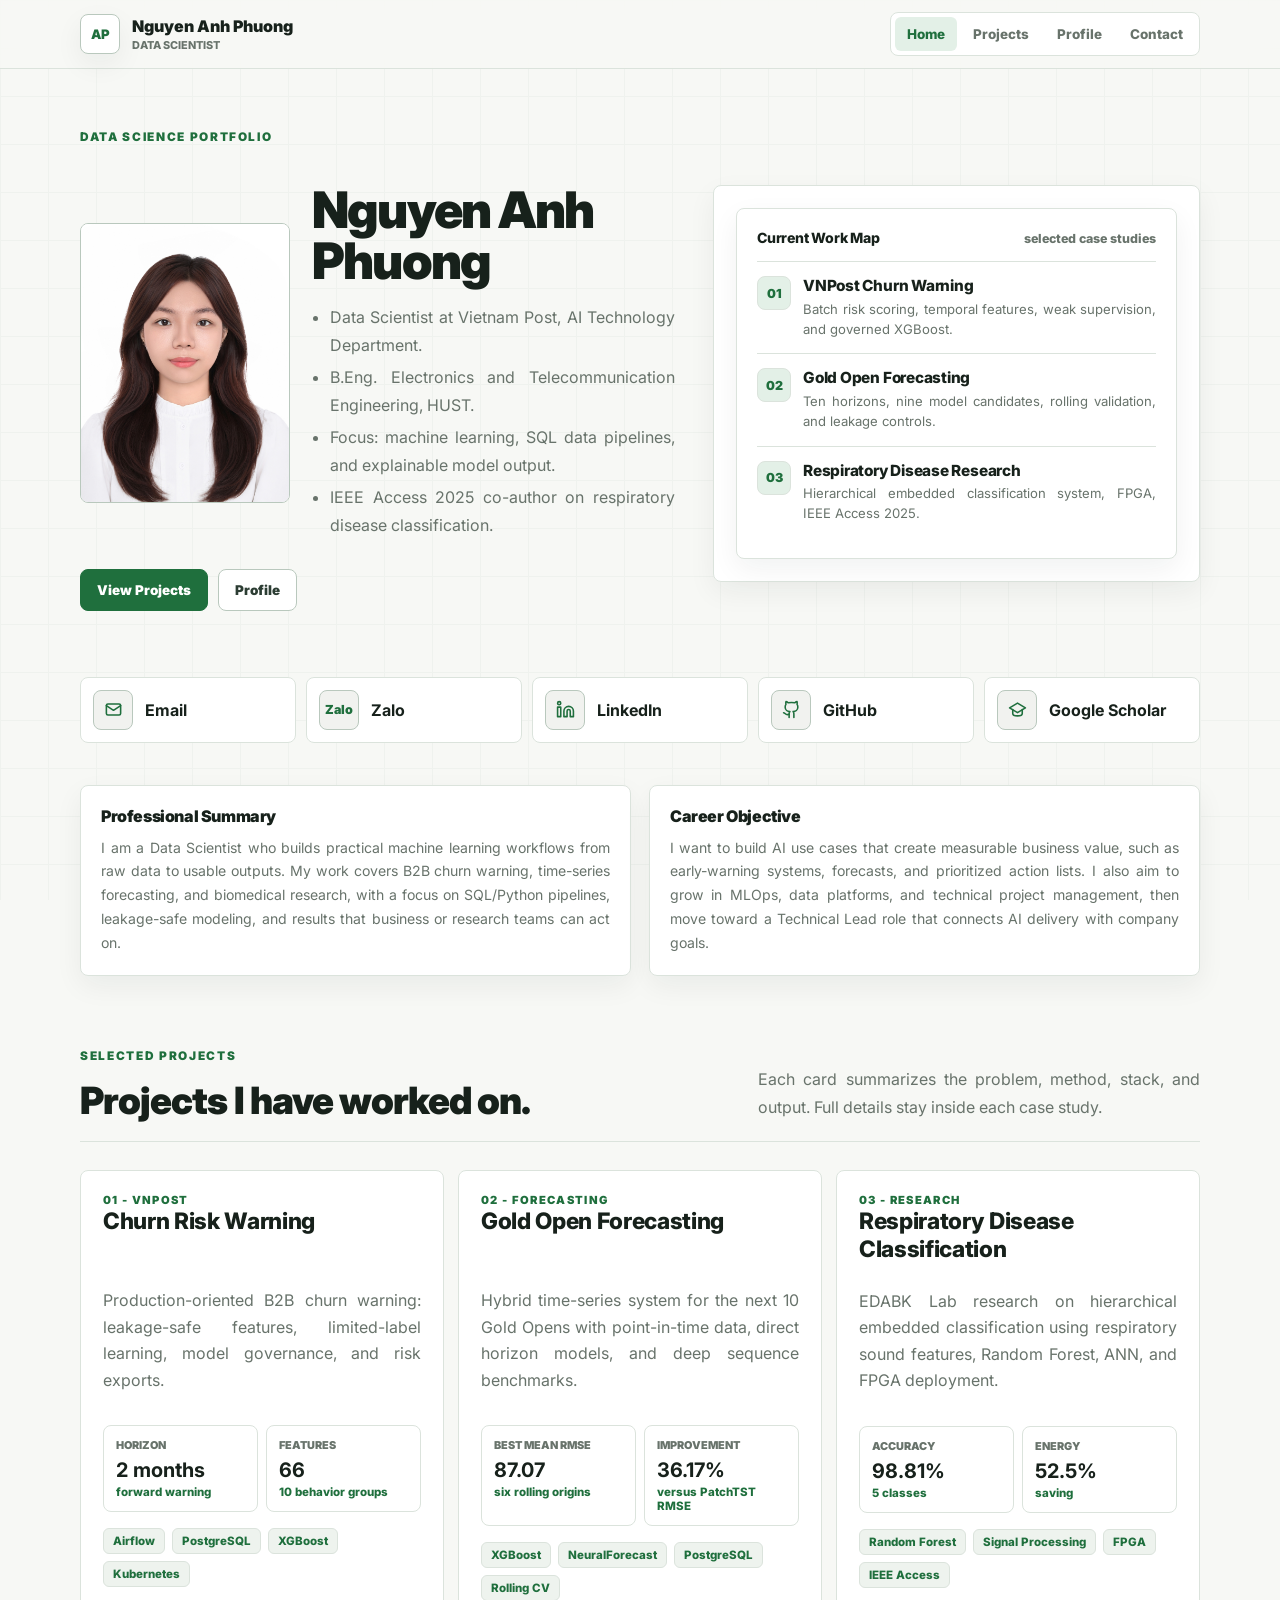
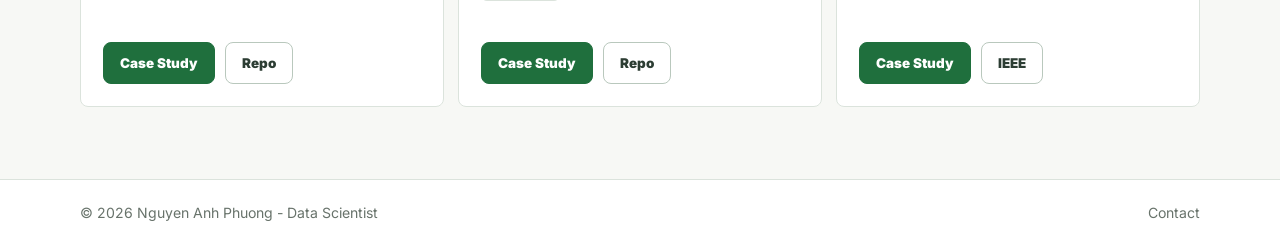
<file: index.html>
<!DOCTYPE html>
<html lang="en">
<head>
  <meta charset="UTF-8">
  <meta name="viewport" content="width=device-width, initial-scale=1.0">
  <meta name="description" content="Nguyen Anh Phuong - Data Scientist portfolio covering churn warning, gold Open forecasting, and IEEE Access respiratory disease research.">
  <title>Nguyen Anh Phuong | Data Scientist Portfolio</title>
  <link rel="preconnect" href="https://fonts.googleapis.com">
  <link rel="preconnect" href="https://fonts.gstatic.com" crossorigin>
  <link href="https://fonts.googleapis.com/css2?family=Inter:wght@400;600;700;800;900&display=swap" rel="stylesheet">
  <link rel="stylesheet" href="styles.css?v=20260615-1">
</head>
<body>

<header class="header">
  <div class="container navbar">
    <a class="brand" href="index.html" aria-label="Home">
      <span class="logo">AP</span>
      <span>Nguyen Anh Phuong<small>Data Scientist</small></span>
    </a>
    <button class="nav-toggle" data-nav-toggle aria-expanded="false">Menu</button>
    <nav class="nav" data-nav>
      <a class="active" href="index.html">Home</a>
      <a href="projects.html">Projects</a>
      <a href="about.html">Profile</a>
      <a href="contact.html">Contact</a>
    </nav>
  </div>
</header>

<main>
  <section class="container hero home-hero">
    <div class="hero-copy reveal">
      <p class="kicker">Data Science Portfolio</p>
      <div class="profile-card">
        <img data-profile-photo class="profile-photo" src="assets/profile-photo/NguyenAnhPhuong_260701.jpg" alt="Nguyen Anh Phuong portrait">
        <div>
          <h1>Nguyen Anh Phuong</h1>
          <ul class="profile-points">
            <li>Data Scientist at Vietnam Post, AI Technology Department.</li>
            <li>B.Eng. Electronics and Telecommunication Engineering, HUST.</li>
            <li>Focus: machine learning, SQL data pipelines, and explainable model output.</li>
            <li>IEEE Access 2025 co-author on respiratory disease classification.</li>
          </ul>
        </div>
      </div>
      <div class="hero-actions">
        <a class="btn btn-primary" href="projects.html">View Projects</a>
        <a class="btn" href="about.html">Profile</a>
      </div>
    </div>

    <aside class="intro-panel reveal" aria-label="Portfolio summary">
      <div class="pmap-widget">
        <div class="pmap-widget-head">
          <h3>Current Work Map</h3>
          <span>selected case studies</span>
        </div>
        <a class="pmap-row" href="case-study-churn.html">
          <div class="pmap-row-num">01</div>
          <div>
            <h4>VNPost Churn Warning</h4>
            <p>Batch risk scoring, temporal features, weak supervision, and governed XGBoost.</p>
          </div>
        </a>
        <a class="pmap-row" href="case-study-gold.html">
          <div class="pmap-row-num">02</div>
          <div>
            <h4>Gold Open Forecasting</h4>
            <p>Ten horizons, nine model candidates, rolling validation, and leakage controls.</p>
          </div>
        </a>
        <a class="pmap-row" href="case-study-edabk.html">
          <div class="pmap-row-num">03</div>
          <div>
            <h4>Respiratory Disease Research</h4>
            <p>Hierarchical embedded classification system, FPGA, IEEE Access 2025.</p>
          </div>
        </a>
      </div>
    </aside>

    <div class="contact-icon-row reveal" aria-label="Contact channels">
      <a class="contact-item" href="https://mail.google.com/mail/u/4/?view=cm&amp;fs=1&amp;to=phuong.na200480%40gmail.com" target="_blank" rel="noreferrer">
        <span class="contact-icon" aria-hidden="true">
          <svg viewBox="0 0 24 24"><rect x="3" y="5" width="18" height="14" rx="2"></rect><path d="m3 7 9 6 9-6"></path></svg>
        </span>
        <strong>Email</strong>
      </a>
      <a class="contact-item" href="https://zalo.me/0989281069" target="_blank" rel="noreferrer">
        <span class="contact-icon" aria-hidden="true">Zalo</span>
        <strong>Zalo</strong>
      </a>
      <a class="contact-item" href="https://www.linkedin.com/in/nap200480/" target="_blank" rel="noreferrer">
        <span class="contact-icon" aria-hidden="true">
          <svg viewBox="0 0 24 24"><path d="M16 8a6 6 0 0 1 6 6v7h-4v-7a2 2 0 0 0-4 0v7h-4v-7a6 6 0 0 1 6-6z"></path><rect x="2" y="9" width="4" height="12"></rect><circle cx="4" cy="4" r="2"></circle></svg>
        </span>
        <strong>LinkedIn</strong>
      </a>
      <a class="contact-item" href="https://github.com/FindingAnAn" target="_blank" rel="noreferrer">
        <span class="contact-icon" aria-hidden="true">
          <svg viewBox="0 0 24 24"><path d="M15 22v-4a4.8 4.8 0 0 0-1-3.5c3 0 6-2 6-5.5.08-1.25-.27-2.48-1-3.5.28-1.15.28-2.35 0-3.5 0 0-1 0-3 1.5-2.64-.5-5.36-.5-8 0C6 2 5 2 5 2c-.3 1.15-.3 2.35 0 3.5A5.4 5.4 0 0 0 4 9c0 3.5 3 5.5 6 5.5-.39.49-.68 1.05-.85 1.65S8.93 17.38 9 18v4"></path><path d="M9 18c-4.51 2-5-2-7-2"></path></svg>
        </span>
        <strong>GitHub</strong>
      </a>
      <a class="contact-item" href="https://scholar.google.com.vn/citations?user=zt-q12kAAAAJ&hl=en" target="_blank" rel="noreferrer">
        <span class="contact-icon" aria-hidden="true">
          <svg viewBox="0 0 24 24"><path d="M22 10 12 4 2 10l10 6 10-6z"></path><path d="M6 12v5c0 1.7 2.7 3 6 3s6-1.3 6-3v-5"></path></svg>
        </span>
        <strong>Google Scholar</strong>
      </a>
    </div>

    <div class="home-summary-grid reveal">
      <article class="home-summary-card">
        <h2>Professional Summary</h2>
        <p>
          I am a Data Scientist who builds practical machine learning workflows
          from raw data to usable outputs. My work covers B2B churn warning,
          time-series forecasting, and biomedical research, with a focus on
          SQL/Python pipelines, leakage-safe modeling, and results that business
          or research teams can act on.
        </p>
      </article>
      <article class="home-summary-card">
        <h2>Career Objective</h2>
        <p>
          I want to build AI use cases that create measurable business value,
          such as early-warning systems, forecasts, and prioritized action lists.
          I also aim to grow in MLOps, data platforms, and technical project
          management, then move toward a Technical Lead role that connects AI
          delivery with company goals.
        </p>
      </article>
    </div>
  </section>

  <section class="container section home-projects">
    <div class="section-top reveal">
      <div>
        <p class="kicker">Selected Projects</p>
        <h2>Projects I have worked on.</h2>
      </div>
      <p>Each card summarizes the problem, method, stack, and output. Full details stay inside each case study.</p>
    </div>

    <div class="grid-3 reveal">
      <article class="card">
        <div class="pmap-num">01 - VNPost</div>
        <h3>Churn Risk Warning</h3>
        <p>Production-oriented B2B churn warning: leakage-safe features, limited-label learning, model governance, and risk exports.</p>
        <div class="stat-grid" style="grid-template-columns:repeat(2,1fr);margin-top:16px">
          <div class="stat"><span>Horizon</span><b>2 months</b><em>forward warning</em></div>
          <div class="stat"><span>Features</span><b>66</b><em>10 behavior groups</em></div>
        </div>
        <div class="tag-row">
          <span class="tag">Airflow</span><span class="tag">PostgreSQL</span><span class="tag">XGBoost</span><span class="tag">Kubernetes</span>
        </div>
        <div class="project-actions">
          <a class="btn-case" href="case-study-churn.html">Case Study</a>
          <a class="btn-gh" href="https://github.com/FindingAnAn/crm_churn_warning" target="_blank" rel="noreferrer">Repo</a>
        </div>
      </article>

      <article class="card">
        <div class="pmap-num">02 - Forecasting</div>
        <h3>Gold Open Forecasting</h3>
        <p>Hybrid time-series system for the next 10 Gold Opens with point-in-time data, direct horizon models, and deep sequence benchmarks.</p>
        <div class="stat-grid" style="grid-template-columns:repeat(2,1fr);margin-top:16px">
          <div class="stat"><span>Best mean RMSE</span><b>87.07</b><em>six rolling origins</em></div>
          <div class="stat"><span>Improvement</span><b>36.17%</b><em>versus PatchTST RMSE</em></div>
        </div>
        <div class="tag-row">
          <span class="tag">XGBoost</span><span class="tag">NeuralForecast</span><span class="tag">PostgreSQL</span><span class="tag">Rolling CV</span>
        </div>
        <div class="project-actions">
          <a class="btn-case" href="case-study-gold.html">Case Study</a>
          <a class="btn-gh" href="https://github.com/FindingAnAn/goldprice_prediction" target="_blank" rel="noreferrer">Repo</a>
        </div>
      </article>

      <article class="card">
        <div class="pmap-num">03 - Research</div>
        <h3>Respiratory Disease Classification</h3>
        <p>EDABK Lab research on hierarchical embedded classification using respiratory sound features, Random Forest, ANN, and FPGA deployment.</p>
        <div class="stat-grid" style="grid-template-columns:repeat(2,1fr);margin-top:16px">
          <div class="stat"><span>Accuracy</span><b>98.81%</b><em>5 classes</em></div>
          <div class="stat"><span>Energy</span><b>52.5%</b><em>saving</em></div>
        </div>
        <div class="tag-row">
          <span class="tag">Random Forest</span><span class="tag">Signal Processing</span><span class="tag">FPGA</span><span class="tag">IEEE Access</span>
        </div>
        <div class="project-actions">
          <a class="btn-case" href="case-study-edabk.html">Case Study</a>
          <a class="btn-gh" href="https://ieeexplore.ieee.org/document/11014092/" target="_blank" rel="noreferrer">IEEE</a>
        </div>
      </article>
    </div>
  </section>

</main>

<footer class="footer">
  <div class="container">
    <span>&copy; <span data-year></span> Nguyen Anh Phuong - Data Scientist</span>
    <a href="contact.html">Contact</a>
  </div>
</footer>
<script src="script.js"></script>
</body>
</html>
</file>
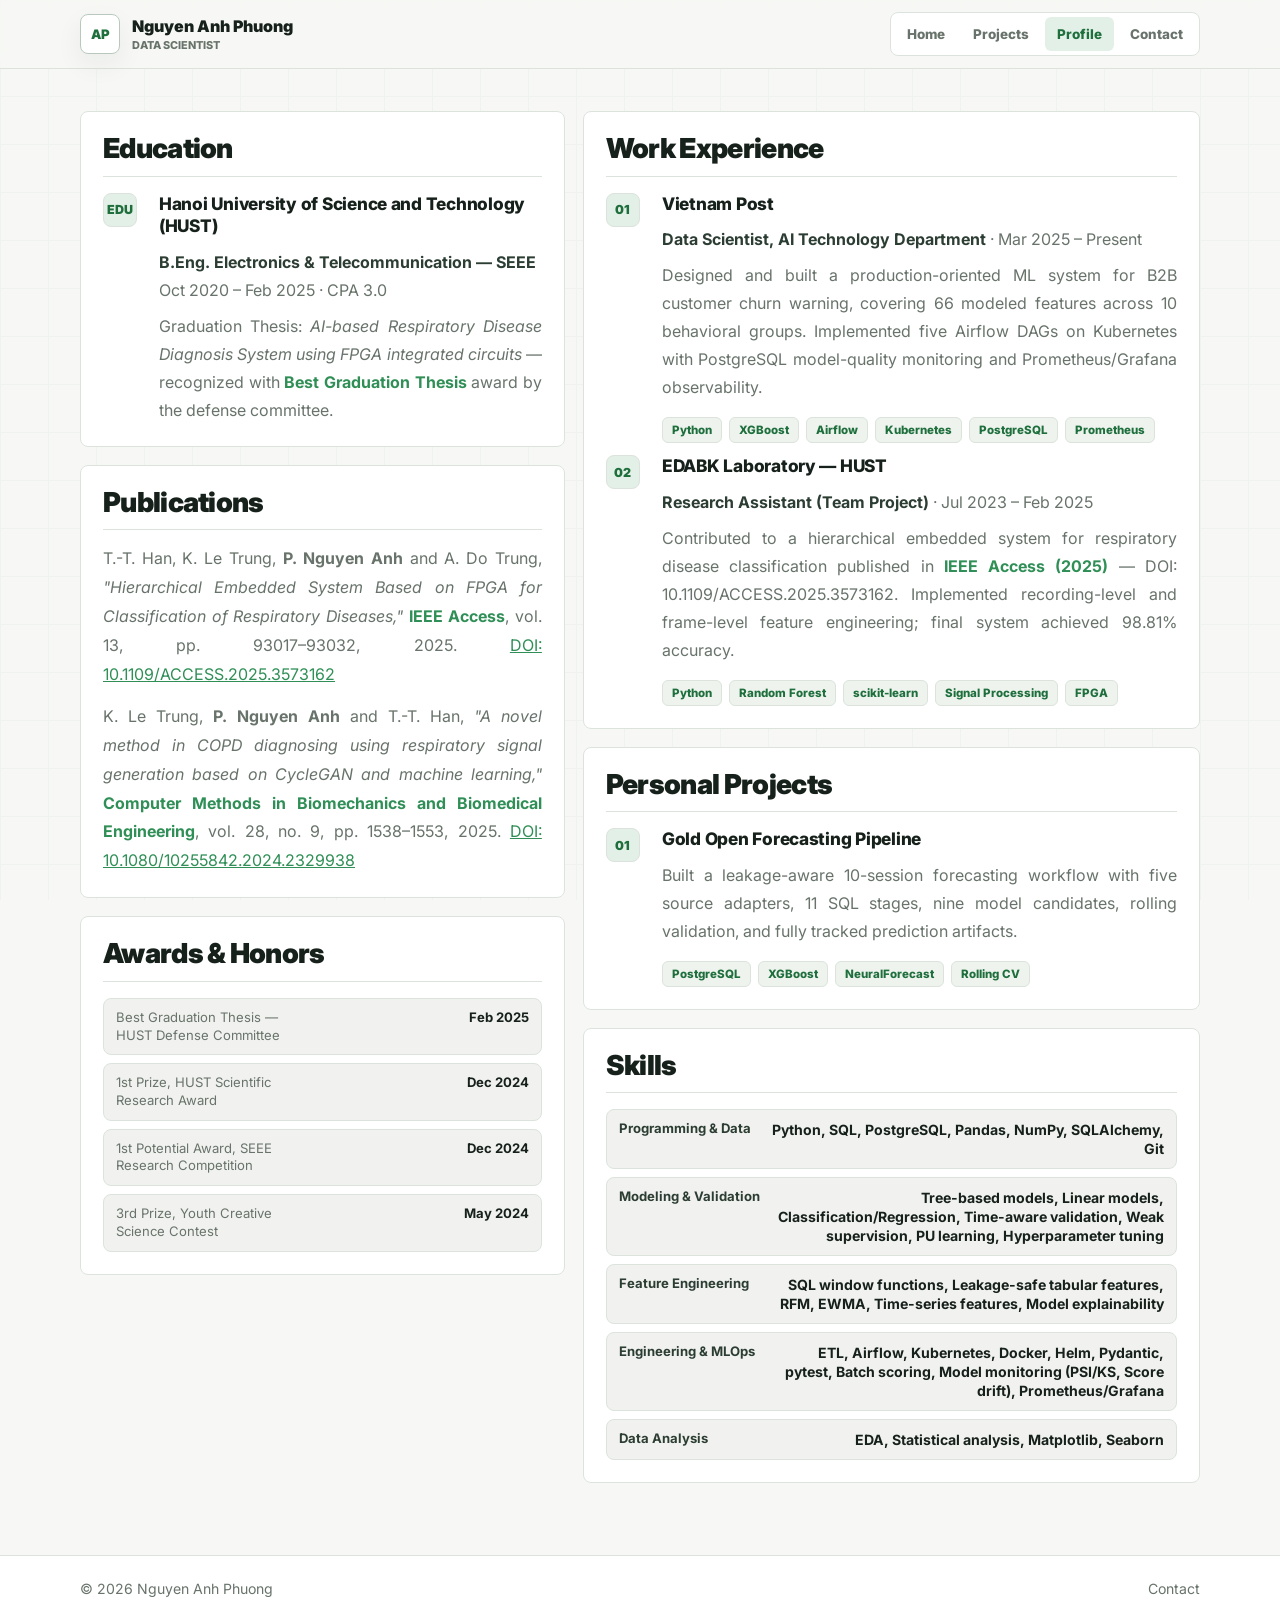
<file: about.html>
<!DOCTYPE html>
<html lang="en">

<head>
  <meta charset="UTF-8">
  <meta name="viewport" content="width=device-width, initial-scale=1.0">
  <meta name="description"
    content="Professional profile and contact information for Nguyen Anh Phuong — Data Scientist at Vietnam Post and IEEE Access researcher.">
  <title>Profile | Nguyen Anh Phuong</title>
  <link rel="preconnect" href="https://fonts.googleapis.com">
  <link rel="preconnect" href="https://fonts.gstatic.com" crossorigin>
  <link href="https://fonts.googleapis.com/css2?family=Inter:wght@400;600;700;800;900&display=swap" rel="stylesheet">
  <link rel="stylesheet" href="styles.css?v=20260615-1">
</head>

<body>
  <header class="header">
    <div class="container navbar">
      <a class="brand" href="index.html">
        <span class="logo">AP</span>
        <span>Nguyen Anh Phuong<small>Data Scientist</small></span>
      </a>
      <button class="nav-toggle" data-nav-toggle aria-expanded="false">Menu</button>
      <nav class="nav" data-nav>
        <a href="index.html">Home</a>
        <a href="projects.html">Projects</a>
        <a class="active" href="about.html">Profile</a>
        <a href="contact.html">Contact</a>
      </nav>
    </div>
  </header>

  <main>
    <section class="container section about-split about-main">
      <div class="case-body">
        <article class="card reveal">
          <h2>Education</h2>
          <div class="timeline" style="margin-top:16px">
            <div class="timeline-item">
              <div class="timeline-num">EDU</div>
              <div>
                <h3>Hanoi University of Science and Technology (HUST)</h3>
                <p style="margin-top:4px"><strong style="color:var(--soft)">B.Eng. Electronics &amp; Telecommunication —
                    SEEE</strong></p>
                <p>Oct 2020 – Feb 2025 · CPA 3.0</p>
                <p style="margin-top:8px">
                  Graduation Thesis: <em>AI-based Respiratory Disease Diagnosis System using FPGA integrated
                    circuits</em>
                  — recognized with <strong style="color:var(--green)">Best Graduation Thesis</strong> award by the
                  defense committee.
                </p>
              </div>
            </div>
          </div>
        </article>

        <article class="card reveal">
          <h2>Publications</h2>
          <p style="margin-top:14px;line-height:1.8">
            T.-T. Han, K. Le Trung, <strong>P. Nguyen Anh</strong> and A. Do Trung,
            <em>"Hierarchical Embedded System Based on FPGA for Classification of Respiratory Diseases,"</em>
            <strong style="color:var(--green)">IEEE Access</strong>, vol. 13, pp. 93017–93032, 2025.
            <a href="https://doi.org/10.1109/ACCESS.2025.3573162" target="_blank" rel="noreferrer"
              style="color:var(--green);text-decoration:underline">DOI: 10.1109/ACCESS.2025.3573162</a>
          </p>
          <p style="margin-top:14px;line-height:1.8">
            K. Le Trung, <strong>P. Nguyen Anh</strong> and T.-T. Han,
            <em>"A novel method in COPD diagnosing using respiratory signal generation based on CycleGAN and machine learning,"</em>
            <strong style="color:var(--green)">Computer Methods in Biomechanics and Biomedical Engineering</strong>,
            vol. 28, no. 9, pp. 1538–1553, 2025.
            <a href="https://doi.org/10.1080/10255842.2024.2329938" target="_blank" rel="noreferrer"
              style="color:var(--green);text-decoration:underline">DOI: 10.1080/10255842.2024.2329938</a>
          </p>
        </article>

        <article class="card reveal">
          <h2>Awards &amp; Honors</h2>
          <div class="kpi-list" style="margin-top:16px">
            <div class="kpi"><span>Best Graduation Thesis — HUST Defense Committee</span><b>Feb 2025</b></div>
            <div class="kpi"><span>1st Prize, HUST Scientific Research Award</span><b>Dec 2024</b></div>
            <div class="kpi"><span>1st Potential Award, SEEE Research Competition</span><b>Dec 2024</b></div>
            <div class="kpi"><span>3rd Prize, Youth Creative Science Contest</span><b>May 2024</b></div>
          </div>
        </article>
      </div>

      <div class="case-body">
        <article class="card reveal">
          <h2>Work Experience</h2>
          <div class="timeline" style="margin-top:16px">
            <div class="timeline-item">
              <div class="timeline-num">01</div>
              <div>
                <h3>Vietnam Post</h3>
                <p style="margin-top:4px"><strong style="color:var(--soft)">Data Scientist, AI Technology
                    Department</strong> · Mar 2025 – Present</p>
                <p style="margin-top:8px">
                  Designed and built a production-oriented ML system for B2B customer churn warning,
                  covering 66 modeled features across 10 behavioral groups. Implemented five Airflow DAGs
                  on Kubernetes with PostgreSQL model-quality monitoring and Prometheus/Grafana observability.
                </p>
                <div class="tag-row"><span class="tag">Python</span><span class="tag">XGBoost</span><span
                    class="tag">Airflow</span><span class="tag">Kubernetes</span><span
                    class="tag">PostgreSQL</span><span class="tag">Prometheus</span></div>
              </div>
            </div>

            <div class="timeline-item">
              <div class="timeline-num">02</div>
              <div>
                <h3>EDABK Laboratory — HUST</h3>
                <p style="margin-top:4px"><strong style="color:var(--soft)">Research Assistant (Team Project)</strong> ·
                  Jul 2023 – Feb 2025</p>
                <p style="margin-top:8px">
                  Contributed to a hierarchical embedded system for respiratory disease classification published in
                  <strong style="color:var(--green)">IEEE Access (2025)</strong> — DOI: 10.1109/ACCESS.2025.3573162.
                  Implemented recording-level and frame-level feature engineering; final system achieved 98.81%
                  accuracy.
                </p>
                <div class="tag-row"><span class="tag">Python</span><span class="tag">Random Forest</span><span
                    class="tag">scikit-learn</span><span class="tag">Signal Processing</span><span
                    class="tag">FPGA</span></div>
              </div>
            </div>
          </div>
        </article>

        <article class="card reveal">
          <h2>Personal Projects</h2>
          <div class="timeline" style="margin-top:16px">
            <div class="timeline-item">
              <div class="timeline-num">01</div>
              <div>
                <h3>Gold Open Forecasting Pipeline</h3>
                <p style="margin-top:8px">
                  Built a leakage-aware 10-session forecasting workflow with five source adapters, 11 SQL stages,
                  nine model candidates, rolling validation, and fully tracked prediction artifacts.
                </p>
                <div class="tag-row"><span class="tag">PostgreSQL</span><span class="tag">XGBoost</span><span
                    class="tag">NeuralForecast</span><span class="tag">Rolling CV</span></div>
              </div>
            </div>
          </div>
        </article>

        <article class="card reveal">
          <h2>Skills</h2>
          <div class="kpi-list" style="margin-top:16px">
            <div class="kpi">
              <span><strong style="color:var(--soft)">Programming &amp; Data</strong></span>
              <b style="font-weight:700;font-size:.88rem">Python, SQL, PostgreSQL, Pandas, NumPy, SQLAlchemy, Git</b>
            </div>
            <div class="kpi">
              <span><strong style="color:var(--soft)">Modeling &amp; Validation</strong></span>
              <b style="font-weight:700;font-size:.88rem">Tree-based models, Linear models, Classification/Regression,
                Time-aware validation, Weak supervision, PU learning, Hyperparameter tuning</b>
            </div>
            <div class="kpi">
              <span><strong style="color:var(--soft)">Feature Engineering</strong></span>
              <b style="font-weight:700;font-size:.88rem">SQL window functions, Leakage-safe tabular features, RFM, EWMA,
                Time-series features, Model explainability</b>
            </div>
            <div class="kpi">
              <span><strong style="color:var(--soft)">Engineering &amp; MLOps</strong></span>
              <b style="font-weight:700;font-size:.88rem">ETL, Airflow, Kubernetes, Docker, Helm, Pydantic, pytest,
                Batch scoring, Model monitoring (PSI/KS, Score drift), Prometheus/Grafana</b>
            </div>
            <div class="kpi">
              <span><strong style="color:var(--soft)">Data Analysis</strong></span>
              <b style="font-weight:700;font-size:.88rem">EDA, Statistical analysis, Matplotlib, Seaborn</b>
            </div>
          </div>
        </article>
      </div>
    </section>
  </main>

  <footer class="footer">
    <div class="container">
      <span>© <span data-year></span> Nguyen Anh Phuong</span>
      <a href="contact.html">Contact</a>
    </div>
  </footer>
  <script src="script.js"></script>
</body>

</html>
</file>
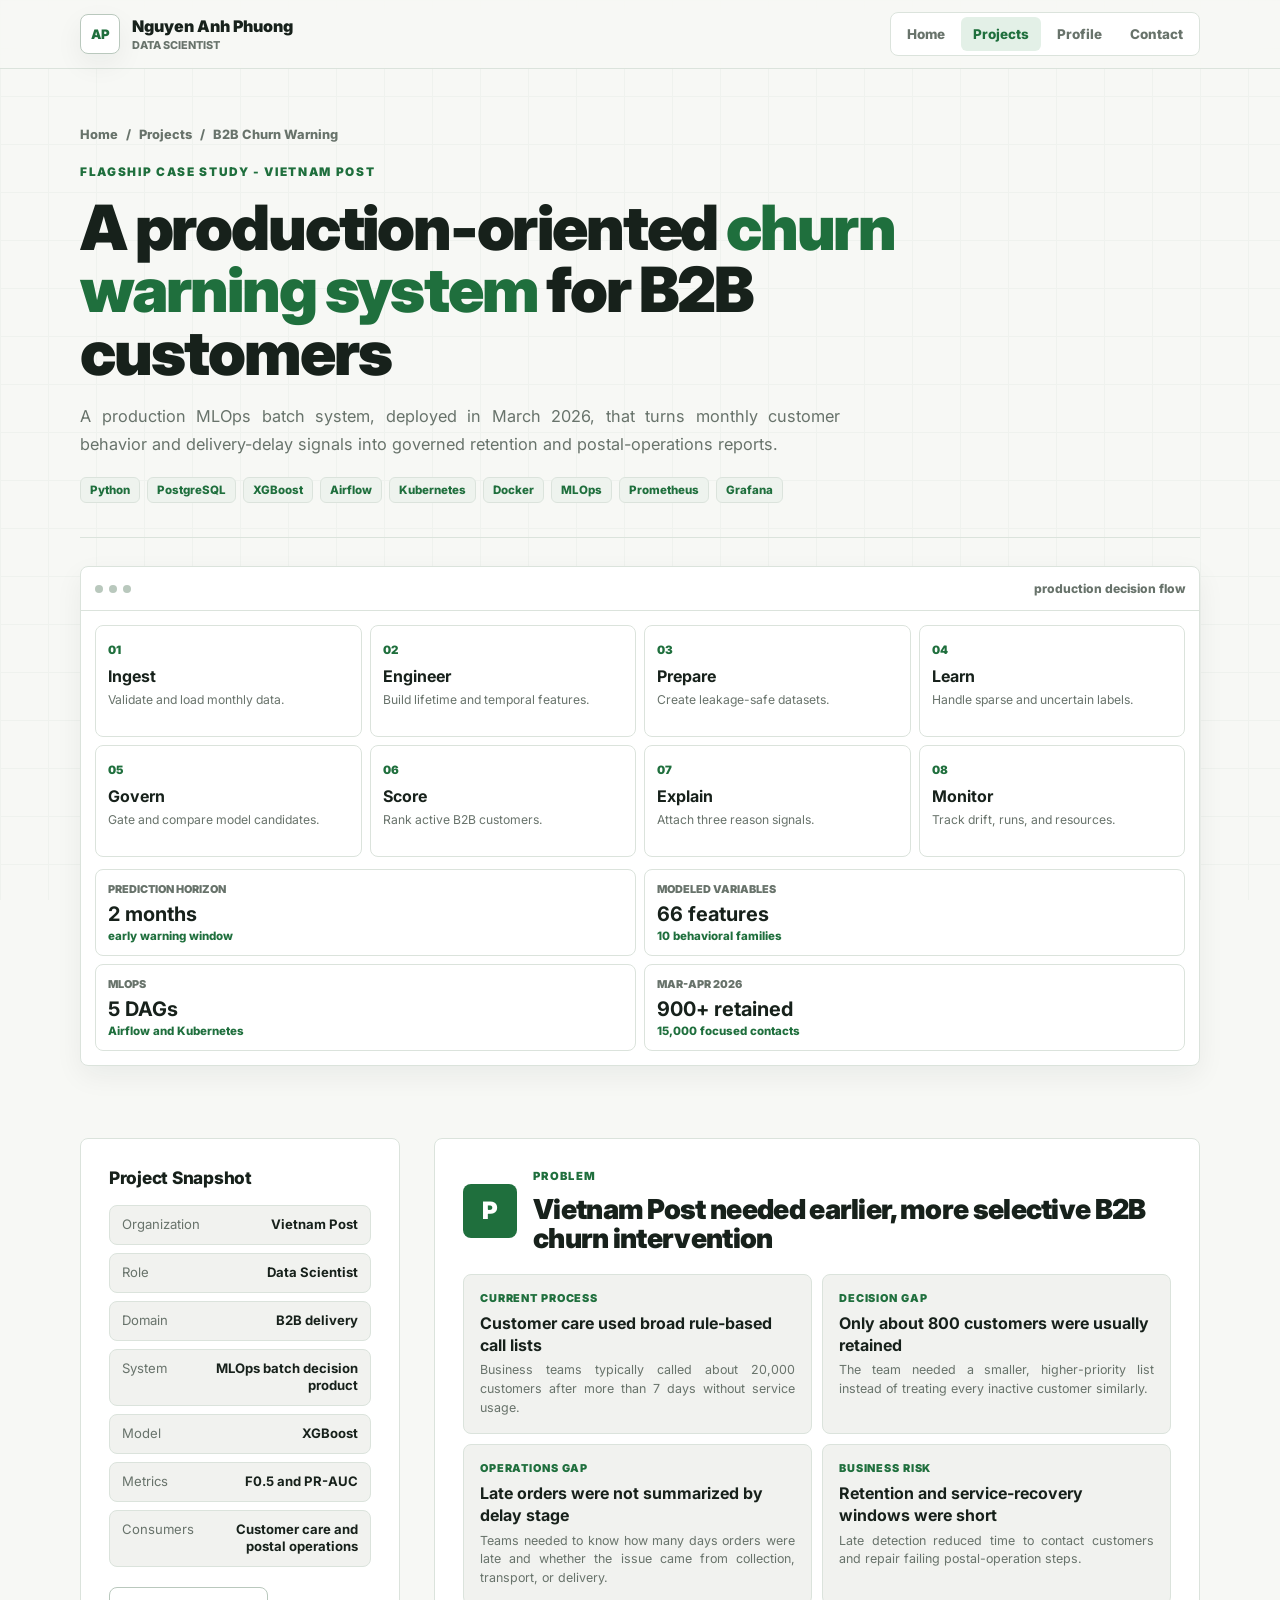
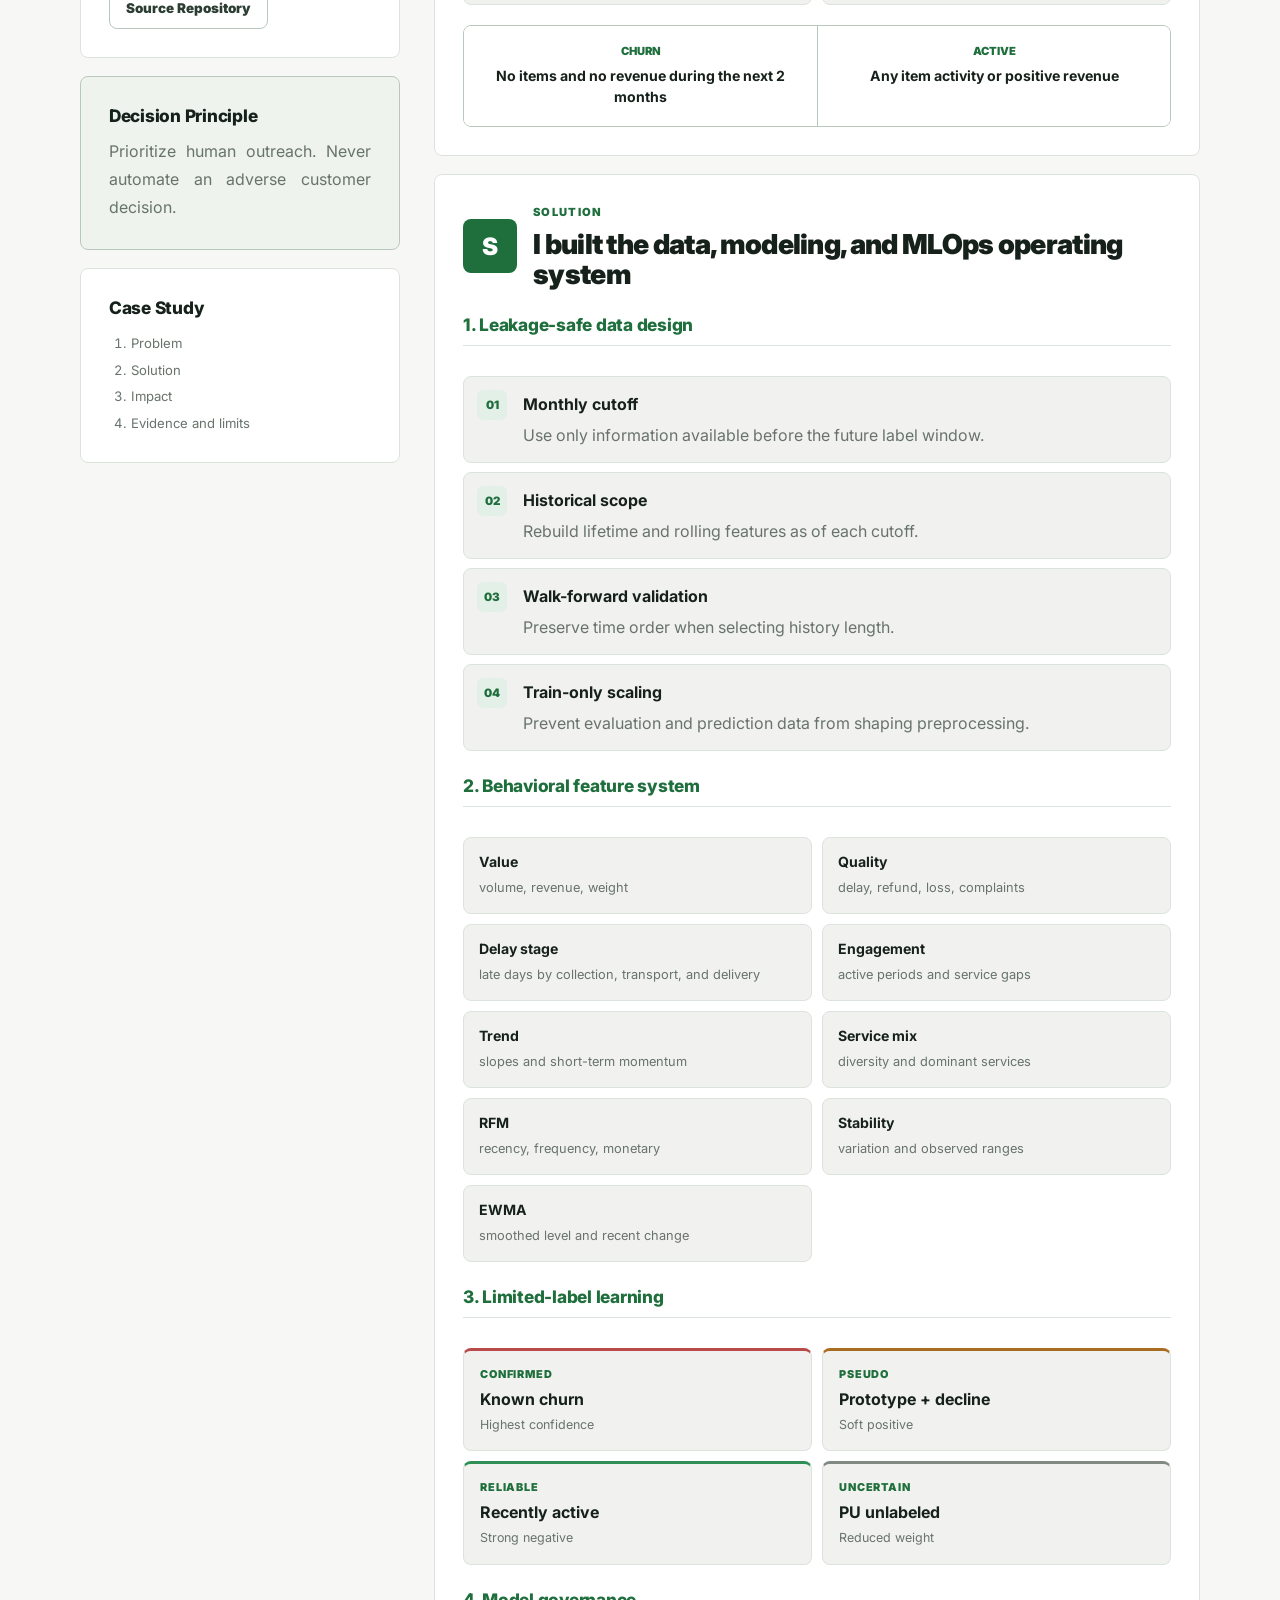
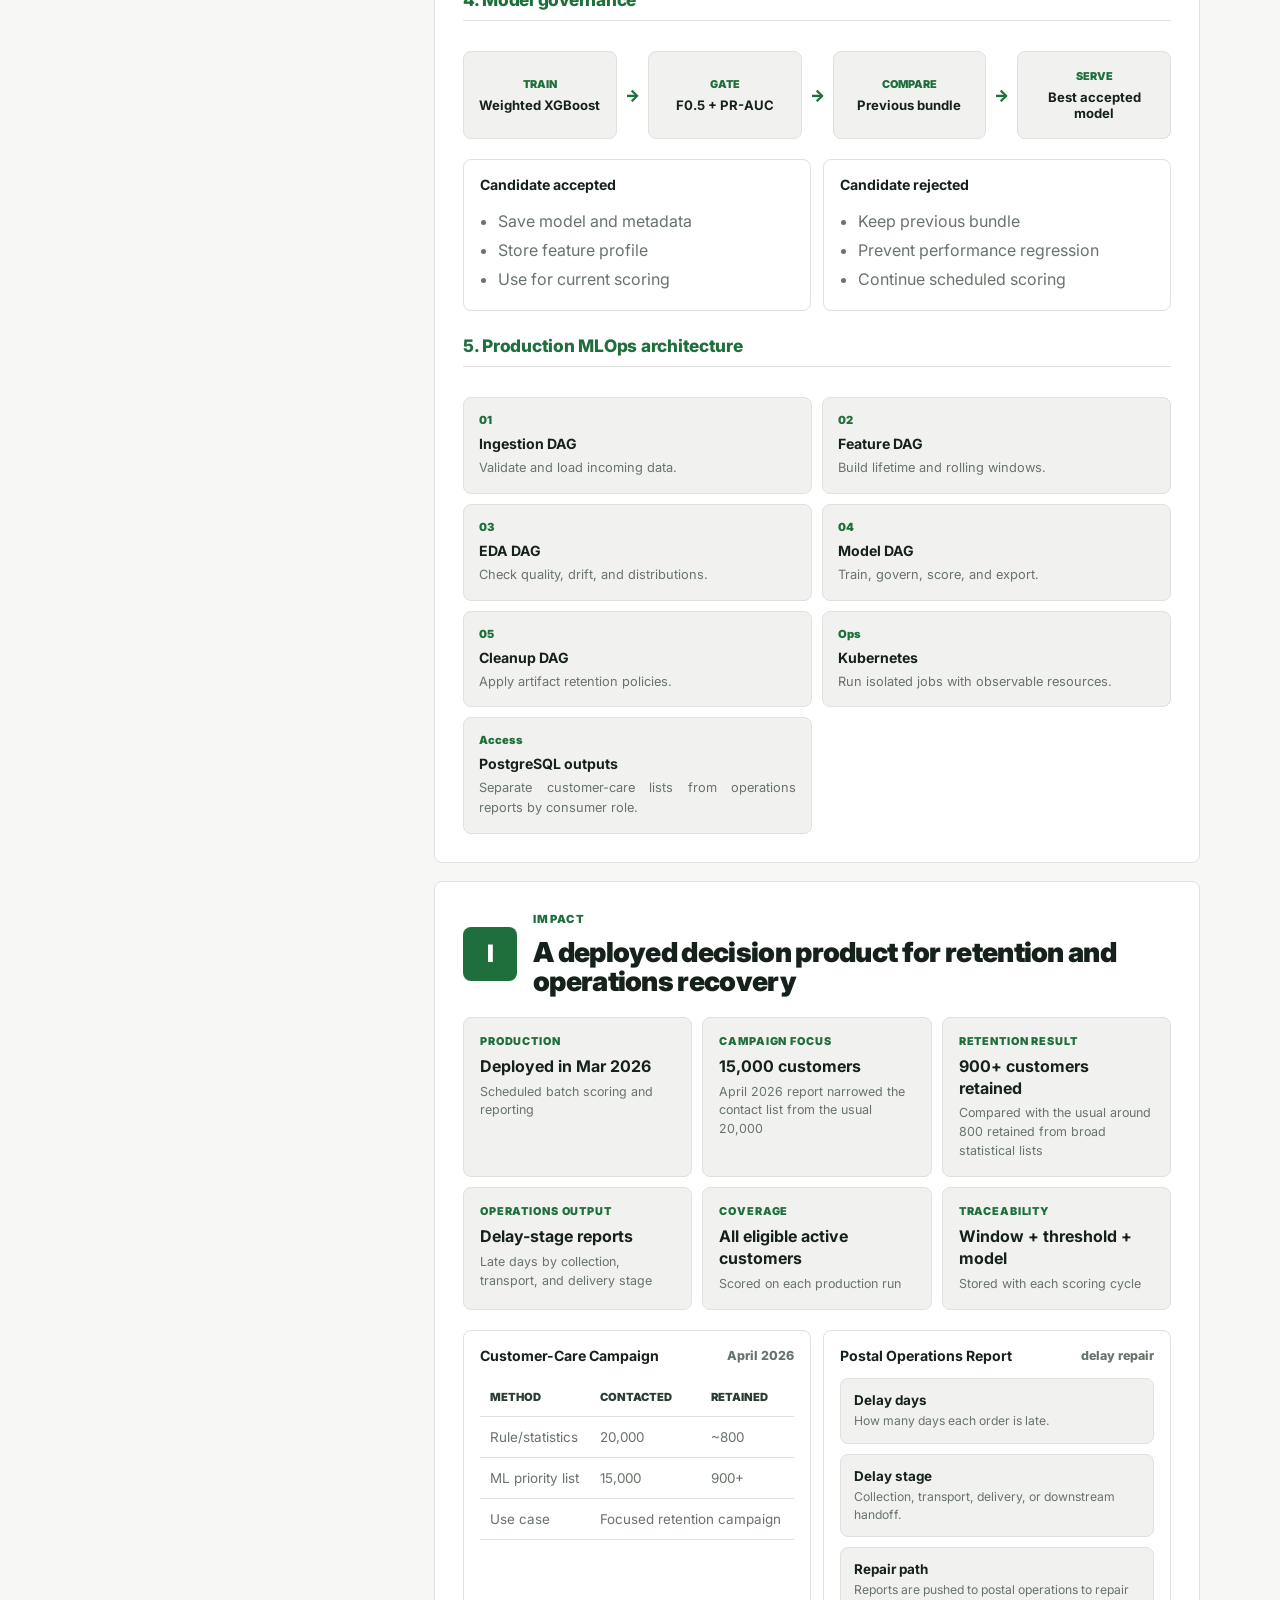
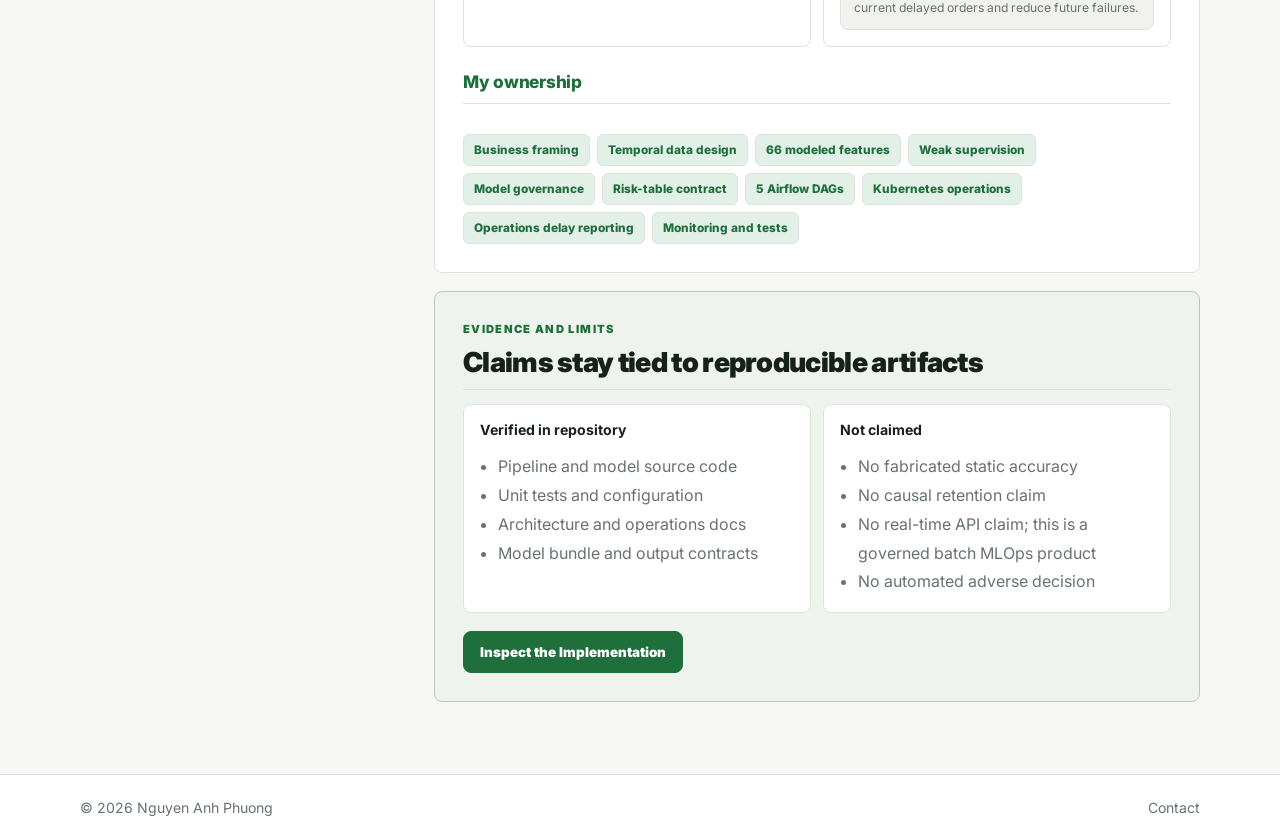
<file: case-study-churn.html>
<!DOCTYPE html>
<html lang="en">
<head>
  <meta charset="UTF-8">
  <meta name="viewport" content="width=device-width, initial-scale=1.0">
  <meta name="description" content="Problem-Solution-Impact case study of Nguyen Anh Phuong's B2B churn warning system for Vietnam Post.">
  <title>B2B Churn Warning System | Nguyen Anh Phuong</title>
  <link rel="preconnect" href="https://fonts.googleapis.com">
  <link rel="preconnect" href="https://fonts.gstatic.com" crossorigin>
  <link href="https://fonts.googleapis.com/css2?family=Inter:wght@400;600;700;800;900&display=swap" rel="stylesheet">
  <link rel="stylesheet" href="styles.css?v=20260615-1">
</head>
<body>
<header class="header">
  <div class="container navbar">
    <a class="brand" href="index.html">
      <span class="logo">AP</span>
      <span>Nguyen Anh Phuong<small>Data Scientist</small></span>
    </a>
    <button class="nav-toggle" data-nav-toggle aria-expanded="false">Menu</button>
    <nav class="nav" data-nav>
      <a href="index.html">Home</a>
      <a class="active" href="projects.html">Projects</a>
      <a href="about.html">Profile</a>
      <a href="contact.html">Contact</a>
    </nav>
  </div>
</header>

<main>
  <section class="container case-hero reveal">
    <div class="breadcrumbs">
      <a href="index.html">Home</a><span>/</span>
      <a href="projects.html">Projects</a><span>/</span>
      <span>B2B Churn Warning</span>
    </div>
    <p class="kicker">Flagship Case Study - Vietnam Post</p>
    <h1>A production-oriented <span class="gradient-text">churn warning system</span> for B2B customers</h1>
    <p class="hero-text">
      A production MLOps batch system, deployed in March 2026, that turns monthly
      customer behavior and delivery-delay signals into governed retention and
      postal-operations reports.
    </p>
    <div class="tag-row" style="margin-top:18px">
      <span class="tag">Python</span><span class="tag">PostgreSQL</span><span class="tag">XGBoost</span>
      <span class="tag">Airflow</span><span class="tag">Kubernetes</span><span class="tag">Docker</span>
      <span class="tag">MLOps</span><span class="tag">Prometheus</span><span class="tag">Grafana</span>
    </div>
  </section>

  <section class="container reveal" style="padding:28px 0 0">
    <div class="dashboard-shell" aria-label="End-to-end churn system workflow">
      <div class="window-bar">
        <div class="dots"><span></span><span></span><span></span></div>
        <span>production decision flow</span>
      </div>
      <div class="dash-content decision-flow">
        <div class="pipeline">
          <div class="pipeline-step"><span>01</span><b>Ingest</b><small>Validate and load monthly data.</small></div>
          <div class="pipeline-step"><span>02</span><b>Engineer</b><small>Build lifetime and temporal features.</small></div>
          <div class="pipeline-step"><span>03</span><b>Prepare</b><small>Create leakage-safe datasets.</small></div>
          <div class="pipeline-step"><span>04</span><b>Learn</b><small>Handle sparse and uncertain labels.</small></div>
          <div class="pipeline-step"><span>05</span><b>Govern</b><small>Gate and compare model candidates.</small></div>
          <div class="pipeline-step"><span>06</span><b>Score</b><small>Rank active B2B customers.</small></div>
          <div class="pipeline-step"><span>07</span><b>Explain</b><small>Attach three reason signals.</small></div>
          <div class="pipeline-step"><span>08</span><b>Monitor</b><small>Track drift, runs, and resources.</small></div>
        </div>
        <div class="stat-grid">
          <div class="stat"><span>Prediction horizon</span><b>2 months</b><em>early warning window</em></div>
          <div class="stat"><span>Modeled variables</span><b>66 features</b><em>10 behavioral families</em></div>
          <div class="stat"><span>MLOps</span><b>5 DAGs</b><em>Airflow and Kubernetes</em></div>
          <div class="stat"><span>Mar-Apr 2026</span><b>900+ retained</b><em>15,000 focused contacts</em></div>
        </div>
      </div>
    </div>
  </section>

  <section class="container section case-layout">
    <aside class="side-panel case-body">
      <article class="card reveal">
        <h3>Project Snapshot</h3>
        <div class="kpi-list" style="margin-top:16px">
          <div class="kpi"><span>Organization</span><b>Vietnam Post</b></div>
          <div class="kpi"><span>Role</span><b>Data Scientist</b></div>
          <div class="kpi"><span>Domain</span><b>B2B delivery</b></div>
          <div class="kpi"><span>System</span><b>MLOps batch decision product</b></div>
          <div class="kpi"><span>Model</span><b>XGBoost</b></div>
          <div class="kpi"><span>Metrics</span><b>F0.5 and PR-AUC</b></div>
          <div class="kpi"><span>Consumers</span><b>Customer care and postal operations</b></div>
        </div>
        <div class="project-actions" style="margin-top:20px">
          <a class="btn-gh" href="https://github.com/FindingAnAn/crm_churn_warning" target="_blank" rel="noreferrer">Source Repository</a>
        </div>
      </article>

      <article class="card card-grey reveal">
        <h3>Decision Principle</h3>
        <p>Prioritize human outreach. Never automate an adverse customer decision.</p>
      </article>

      <article class="card reveal">
        <h3>Case Study</h3>
        <ol class="case-index">
          <li><a href="#problem">Problem</a></li>
          <li><a href="#solution">Solution</a></li>
          <li><a href="#impact">Impact</a></li>
          <li><a href="#evidence">Evidence and limits</a></li>
        </ol>
      </article>
    </aside>

    <div class="case-body">
      <article class="card reveal sar-section" id="problem">
        <div class="sar-heading">
          <span class="sar-letter">P</span>
          <div>
            <p class="section-eyebrow">Problem</p>
            <h2>Vietnam Post needed earlier, more selective B2B churn intervention</h2>
          </div>
        </div>

        <div class="sar-grid">
          <div class="sar-card">
            <span>Current process</span>
            <b>Customer care used broad rule-based call lists</b>
            <p>Business teams typically called about 20,000 customers after more than 7 days without service usage.</p>
          </div>
          <div class="sar-card">
            <span>Decision gap</span>
            <b>Only about 800 customers were usually retained</b>
            <p>The team needed a smaller, higher-priority list instead of treating every inactive customer similarly.</p>
          </div>
          <div class="sar-card">
            <span>Operations gap</span>
            <b>Late orders were not summarized by delay stage</b>
            <p>Teams needed to know how many days orders were late and whether the issue came from collection, transport, or delivery.</p>
          </div>
          <div class="sar-card">
            <span>Business risk</span>
            <b>Retention and service-recovery windows were short</b>
            <p>Late detection reduced time to contact customers and repair failing postal-operation steps.</p>
          </div>
        </div>

        <div class="label-rule">
          <div><span>Churn</span><b>No items and no revenue during the next 2 months</b></div>
          <div><span>Active</span><b>Any item activity or positive revenue</b></div>
        </div>
      </article>

      <article class="card reveal sar-section" id="solution">
        <div class="sar-heading">
          <span class="sar-letter">S</span>
          <div>
            <p class="section-eyebrow">Solution</p>
            <h2>I built the data, modeling, and MLOps operating system</h2>
          </div>
        </div>

        <h3 class="block-title">1. Leakage-safe data design</h3>
        <div class="flow-list">
          <div><span>01</span><p><b>Monthly cutoff</b>Use only information available before the future label window.</p></div>
          <div><span>02</span><p><b>Historical scope</b>Rebuild lifetime and rolling features as of each cutoff.</p></div>
          <div><span>03</span><p><b>Walk-forward validation</b>Preserve time order when selecting history length.</p></div>
          <div><span>04</span><p><b>Train-only scaling</b>Prevent evaluation and prediction data from shaping preprocessing.</p></div>
        </div>

        <h3 class="block-title">2. Behavioral feature system</h3>
        <div class="feature-grid">
          <div><b>Value</b><span>volume, revenue, weight</span></div>
          <div><b>Quality</b><span>delay, refund, loss, complaints</span></div>
          <div><b>Delay stage</b><span>late days by collection, transport, and delivery</span></div>
          <div><b>Engagement</b><span>active periods and service gaps</span></div>
          <div><b>Trend</b><span>slopes and short-term momentum</span></div>
          <div><b>Service mix</b><span>diversity and dominant services</span></div>
          <div><b>RFM</b><span>recency, frequency, monetary</span></div>
          <div><b>Stability</b><span>variation and observed ranges</span></div>
          <div><b>EWMA</b><span>smoothed level and recent change</span></div>
        </div>

        <h3 class="block-title">3. Limited-label learning</h3>
        <div class="label-grid">
          <div class="label-card confirmed"><span>Confirmed</span><b>Known churn</b><small>Highest confidence</small></div>
          <div class="label-card pseudo"><span>Pseudo</span><b>Prototype + decline</b><small>Soft positive</small></div>
          <div class="label-card reliable"><span>Reliable</span><b>Recently active</b><small>Strong negative</small></div>
          <div class="label-card uncertain"><span>Uncertain</span><b>PU unlabeled</b><small>Reduced weight</small></div>
        </div>

        <h3 class="block-title">4. Model governance</h3>
        <div class="governance-flow">
          <div><span>Train</span><b>Weighted XGBoost</b></div>
          <i>→</i>
          <div><span>Gate</span><b>F0.5 + PR-AUC</b></div>
          <i>→</i>
          <div><span>Compare</span><b>Previous bundle</b></div>
          <i>→</i>
          <div><span>Serve</span><b>Best accepted model</b></div>
        </div>

        <div class="two-col">
          <div class="chart-card">
            <div class="chart-head"><strong>Candidate accepted</strong></div>
            <ul class="compact-list">
              <li>Save model and metadata</li>
              <li>Store feature profile</li>
              <li>Use for current scoring</li>
            </ul>
          </div>
          <div class="chart-card">
            <div class="chart-head"><strong>Candidate rejected</strong></div>
            <ul class="compact-list">
              <li>Keep previous bundle</li>
              <li>Prevent performance regression</li>
              <li>Continue scheduled scoring</li>
            </ul>
          </div>
        </div>

        <h3 class="block-title">5. Production MLOps architecture</h3>
        <div class="architecture-grid">
          <div class="architecture-card"><span>01</span><b>Ingestion DAG</b><p>Validate and load incoming data.</p></div>
          <div class="architecture-card"><span>02</span><b>Feature DAG</b><p>Build lifetime and rolling windows.</p></div>
          <div class="architecture-card"><span>03</span><b>EDA DAG</b><p>Check quality, drift, and distributions.</p></div>
          <div class="architecture-card"><span>04</span><b>Model DAG</b><p>Train, govern, score, and export.</p></div>
          <div class="architecture-card"><span>05</span><b>Cleanup DAG</b><p>Apply artifact retention policies.</p></div>
          <div class="architecture-card"><span>Ops</span><b>Kubernetes</b><p>Run isolated jobs with observable resources.</p></div>
          <div class="architecture-card"><span>Access</span><b>PostgreSQL outputs</b><p>Separate customer-care lists from operations reports by consumer role.</p></div>
        </div>
      </article>

      <article class="card reveal sar-section" id="impact">
        <div class="sar-heading">
          <span class="sar-letter">I</span>
          <div>
            <p class="section-eyebrow">Impact</p>
            <h2>A deployed decision product for retention and operations recovery</h2>
          </div>
        </div>

        <div class="result-board">
          <div><span>Production</span><b>Deployed in Mar 2026</b><small>Scheduled batch scoring and reporting</small></div>
          <div><span>Campaign focus</span><b>15,000 customers</b><small>April 2026 report narrowed the contact list from the usual 20,000</small></div>
          <div><span>Retention result</span><b>900+ customers retained</b><small>Compared with the usual around 800 retained from broad statistical lists</small></div>
          <div><span>Operations output</span><b>Delay-stage reports</b><small>Late days by collection, transport, and delivery stage</small></div>
          <div><span>Coverage</span><b>All eligible active customers</b><small>Scored on each production run</small></div>
          <div><span>Traceability</span><b>Window + threshold + model</b><small>Stored with each scoring cycle</small></div>
        </div>

        <div class="mini-panels">
          <div class="chart-card">
            <div class="chart-head"><strong>Customer-Care Campaign</strong><span>April 2026</span></div>
            <table class="mock-table">
              <tr><th>Method</th><th>Contacted</th><th>Retained</th></tr>
              <tr><td>Rule/statistics</td><td>20,000</td><td>~800</td></tr>
              <tr><td>ML priority list</td><td>15,000</td><td>900+</td></tr>
              <tr><td>Use case</td><td colspan="2">Focused retention campaign</td></tr>
            </table>
          </div>
          <div class="chart-card">
            <div class="chart-head"><strong>Postal Operations Report</strong><span>delay repair</span></div>
            <div class="monitor-stack">
              <div><b>Delay days</b><span>How many days each order is late.</span></div>
              <div><b>Delay stage</b><span>Collection, transport, delivery, or downstream handoff.</span></div>
              <div><b>Repair path</b><span>Reports are pushed to postal operations to repair current delayed orders and reduce future failures.</span></div>
            </div>
          </div>
        </div>

        <h3 class="block-title">My ownership</h3>
        <div class="ownership-grid">
          <span>Business framing</span>
          <span>Temporal data design</span>
          <span>66 modeled features</span>
          <span>Weak supervision</span>
          <span>Model governance</span>
          <span>Risk-table contract</span>
          <span>5 Airflow DAGs</span>
          <span>Kubernetes operations</span>
          <span>Operations delay reporting</span>
          <span>Monitoring and tests</span>
        </div>
      </article>

      <article class="card card-grey reveal" id="evidence">
        <p class="section-eyebrow">Evidence And Limits</p>
        <h2>Claims stay tied to reproducible artifacts</h2>
        <div class="two-col">
          <div class="chart-card">
            <div class="chart-head"><strong>Verified in repository</strong></div>
            <ul class="compact-list">
              <li>Pipeline and model source code</li>
              <li>Unit tests and configuration</li>
              <li>Architecture and operations docs</li>
              <li>Model bundle and output contracts</li>
            </ul>
          </div>
          <div class="chart-card">
            <div class="chart-head"><strong>Not claimed</strong></div>
            <ul class="compact-list">
              <li>No fabricated static accuracy</li>
              <li>No causal retention claim</li>
              <li>No real-time API claim; this is a governed batch MLOps product</li>
              <li>No automated adverse decision</li>
            </ul>
          </div>
        </div>
        <div class="project-actions">
          <a class="btn-case" href="https://github.com/FindingAnAn/crm_churn_warning" target="_blank" rel="noreferrer">Inspect the Implementation</a>
        </div>
      </article>
    </div>
  </section>
</main>

<footer class="footer">
  <div class="container">
    <span>&copy; <span data-year></span> Nguyen Anh Phuong</span>
    <a href="contact.html">Contact</a>
  </div>
</footer>
<script src="script.js"></script>
</body>
</html>
</file>
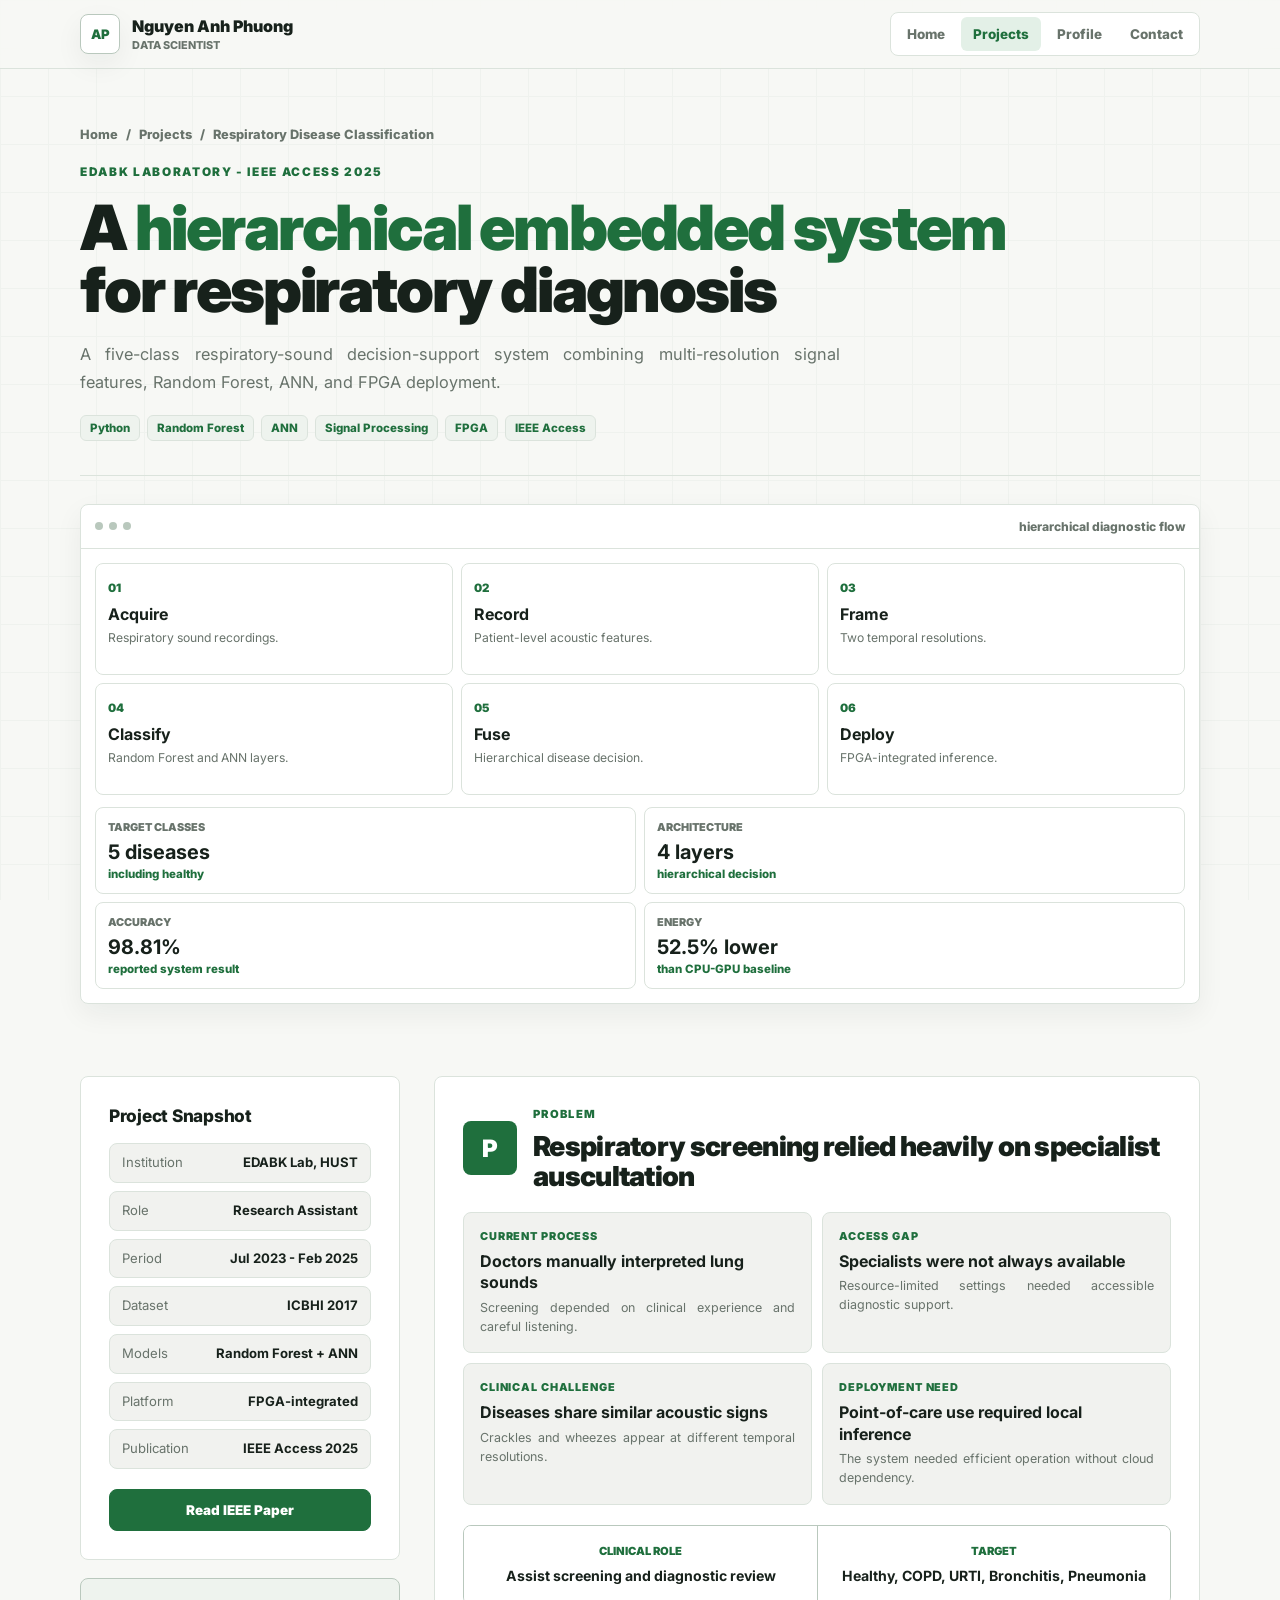
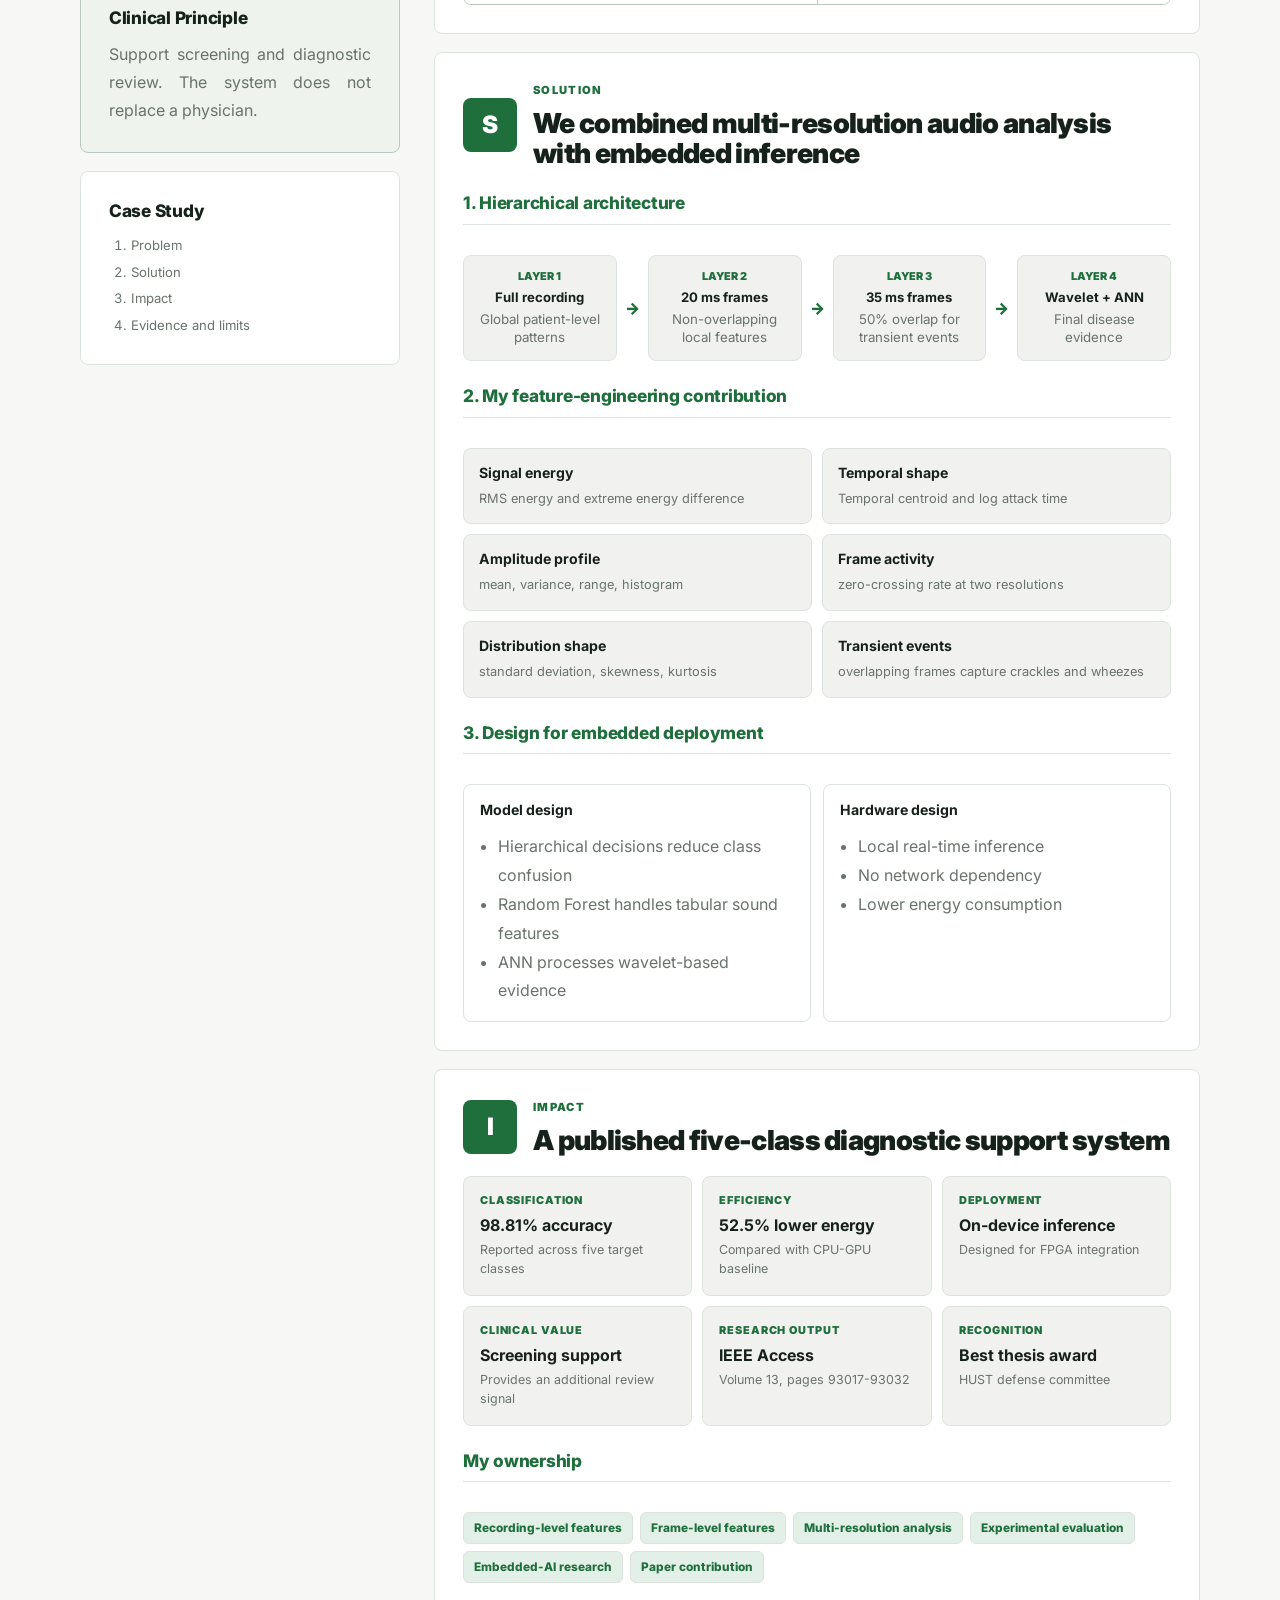
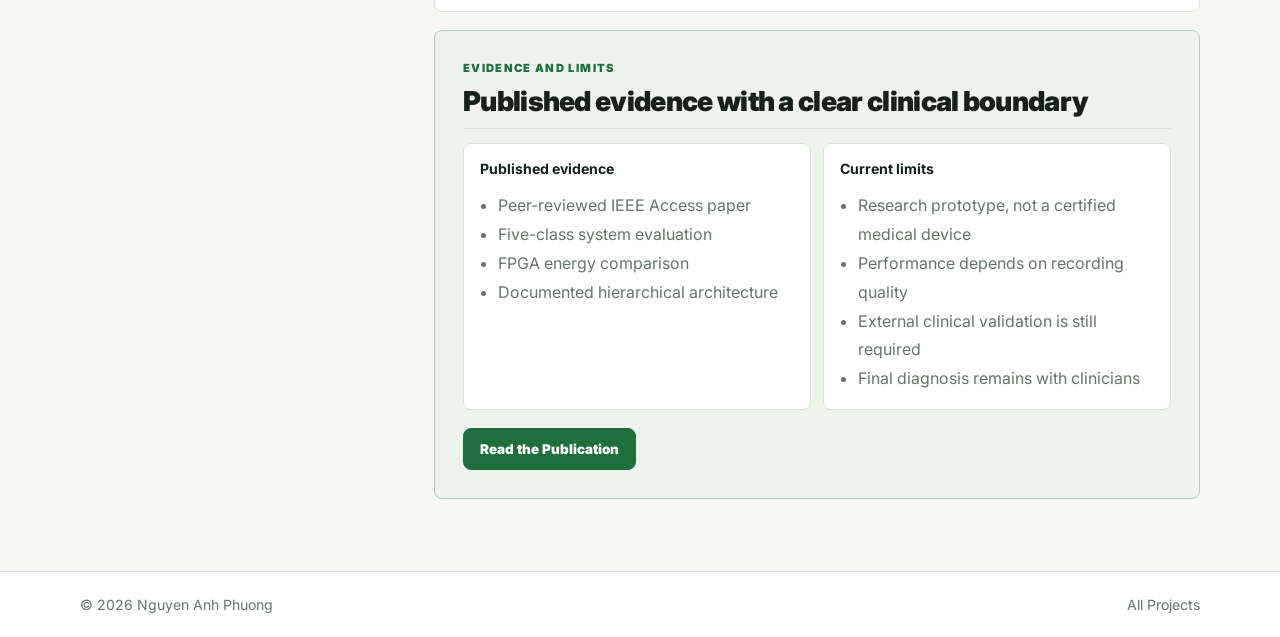
<file: case-study-edabk.html>
<!DOCTYPE html>
<html lang="en">
<head>
  <meta charset="UTF-8">
  <meta name="viewport" content="width=device-width, initial-scale=1.0">
  <meta name="description" content="Problem-Solution-Impact case study of an FPGA-based respiratory disease classification system published in IEEE Access.">
  <title>Respiratory Disease Classification | Nguyen Anh Phuong</title>
  <link rel="preconnect" href="https://fonts.googleapis.com">
  <link rel="preconnect" href="https://fonts.gstatic.com" crossorigin>
  <link href="https://fonts.googleapis.com/css2?family=Inter:wght@400;600;700;800;900&display=swap" rel="stylesheet">
  <link rel="stylesheet" href="styles.css?v=20260615-1">
</head>
<body>
<header class="header">
  <div class="container navbar">
    <a class="brand" href="index.html">
      <span class="logo">AP</span>
      <span>Nguyen Anh Phuong<small>Data Scientist</small></span>
    </a>
    <button class="nav-toggle" data-nav-toggle aria-expanded="false">Menu</button>
    <nav class="nav" data-nav>
      <a href="index.html">Home</a>
      <a class="active" href="projects.html">Projects</a>
      <a href="about.html">Profile</a>
      <a href="contact.html">Contact</a>
    </nav>
  </div>
</header>

<main>
  <section class="container case-hero reveal">
    <div class="breadcrumbs">
      <a href="index.html">Home</a><span>/</span>
      <a href="projects.html">Projects</a><span>/</span>
      <span>Respiratory Disease Classification</span>
    </div>
    <p class="kicker">EDABK Laboratory - IEEE Access 2025</p>
    <h1>A <span class="gradient-text">hierarchical embedded system</span> for respiratory diagnosis</h1>
    <p class="hero-text">
      A five-class respiratory-sound decision-support system combining
      multi-resolution signal features, Random Forest, ANN, and FPGA deployment.
    </p>
    <div class="tag-row" style="margin-top:18px">
      <span class="tag">Python</span><span class="tag">Random Forest</span><span class="tag">ANN</span>
      <span class="tag">Signal Processing</span><span class="tag">FPGA</span><span class="tag">IEEE Access</span>
    </div>
  </section>

  <section class="container reveal" style="padding:28px 0 0">
    <div class="dashboard-shell" aria-label="Respiratory classification workflow">
      <div class="window-bar">
        <div class="dots"><span></span><span></span><span></span></div>
        <span>hierarchical diagnostic flow</span>
      </div>
      <div class="dash-content research-flow">
        <div class="pipeline">
          <div class="pipeline-step"><span>01</span><b>Acquire</b><small>Respiratory sound recordings.</small></div>
          <div class="pipeline-step"><span>02</span><b>Record</b><small>Patient-level acoustic features.</small></div>
          <div class="pipeline-step"><span>03</span><b>Frame</b><small>Two temporal resolutions.</small></div>
          <div class="pipeline-step"><span>04</span><b>Classify</b><small>Random Forest and ANN layers.</small></div>
          <div class="pipeline-step"><span>05</span><b>Fuse</b><small>Hierarchical disease decision.</small></div>
          <div class="pipeline-step"><span>06</span><b>Deploy</b><small>FPGA-integrated inference.</small></div>
        </div>
        <div class="stat-grid">
          <div class="stat"><span>Target classes</span><b>5 diseases</b><em>including healthy</em></div>
          <div class="stat"><span>Architecture</span><b>4 layers</b><em>hierarchical decision</em></div>
          <div class="stat"><span>Accuracy</span><b>98.81%</b><em>reported system result</em></div>
          <div class="stat"><span>Energy</span><b>52.5% lower</b><em>than CPU-GPU baseline</em></div>
        </div>
      </div>
    </div>
  </section>

  <section class="container section case-layout">
    <aside class="side-panel case-body">
      <article class="card reveal">
        <h3>Project Snapshot</h3>
        <div class="kpi-list" style="margin-top:16px">
          <div class="kpi"><span>Institution</span><b>EDABK Lab, HUST</b></div>
          <div class="kpi"><span>Role</span><b>Research Assistant</b></div>
          <div class="kpi"><span>Period</span><b>Jul 2023 - Feb 2025</b></div>
          <div class="kpi"><span>Dataset</span><b>ICBHI 2017</b></div>
          <div class="kpi"><span>Models</span><b>Random Forest + ANN</b></div>
          <div class="kpi"><span>Platform</span><b>FPGA-integrated</b></div>
          <div class="kpi"><span>Publication</span><b>IEEE Access 2025</b></div>
        </div>
        <div class="project-actions" style="margin-top:20px">
          <a class="btn-case btn-block" href="https://doi.org/10.1109/ACCESS.2025.3573162" target="_blank" rel="noreferrer">Read IEEE Paper</a>
        </div>
      </article>

      <article class="card card-grey reveal">
        <h3>Clinical Principle</h3>
        <p>Support screening and diagnostic review. The system does not replace a physician.</p>
      </article>

      <article class="card reveal">
        <h3>Case Study</h3>
        <ol class="case-index">
          <li><a href="#problem">Problem</a></li>
          <li><a href="#solution">Solution</a></li>
          <li><a href="#impact">Impact</a></li>
          <li><a href="#evidence">Evidence and limits</a></li>
        </ol>
      </article>
    </aside>

    <div class="case-body">
      <article class="card reveal sar-section" id="problem">
        <div class="sar-heading">
          <span class="sar-letter">P</span>
          <div>
            <p class="section-eyebrow">Problem</p>
            <h2>Respiratory screening relied heavily on specialist auscultation</h2>
          </div>
        </div>

        <div class="sar-grid">
          <div class="sar-card">
            <span>Current process</span>
            <b>Doctors manually interpreted lung sounds</b>
            <p>Screening depended on clinical experience and careful listening.</p>
          </div>
          <div class="sar-card">
            <span>Access gap</span>
            <b>Specialists were not always available</b>
            <p>Resource-limited settings needed accessible diagnostic support.</p>
          </div>
          <div class="sar-card">
            <span>Clinical challenge</span>
            <b>Diseases share similar acoustic signs</b>
            <p>Crackles and wheezes appear at different temporal resolutions.</p>
          </div>
          <div class="sar-card">
            <span>Deployment need</span>
            <b>Point-of-care use required local inference</b>
            <p>The system needed efficient operation without cloud dependency.</p>
          </div>
        </div>

        <div class="label-rule">
          <div><span>Clinical role</span><b>Assist screening and diagnostic review</b></div>
          <div><span>Target</span><b>Healthy, COPD, URTI, Bronchitis, Pneumonia</b></div>
        </div>
      </article>

      <article class="card reveal sar-section" id="solution">
        <div class="sar-heading">
          <span class="sar-letter">S</span>
          <div>
            <p class="section-eyebrow">Solution</p>
            <h2>We combined multi-resolution audio analysis with embedded inference</h2>
          </div>
        </div>

        <h3 class="block-title">1. Hierarchical architecture</h3>
        <div class="research-hierarchy">
          <div><span>Layer 1</span><b>Full recording</b><small>Global patient-level patterns</small></div>
          <i>→</i>
          <div><span>Layer 2</span><b>20 ms frames</b><small>Non-overlapping local features</small></div>
          <i>→</i>
          <div><span>Layer 3</span><b>35 ms frames</b><small>50% overlap for transient events</small></div>
          <i>→</i>
          <div><span>Layer 4</span><b>Wavelet + ANN</b><small>Final disease evidence</small></div>
        </div>

        <h3 class="block-title">2. My feature-engineering contribution</h3>
        <div class="feature-grid">
          <div><b>Signal energy</b><span>RMS energy and extreme energy difference</span></div>
          <div><b>Temporal shape</b><span>Temporal centroid and log attack time</span></div>
          <div><b>Amplitude profile</b><span>mean, variance, range, histogram</span></div>
          <div><b>Frame activity</b><span>zero-crossing rate at two resolutions</span></div>
          <div><b>Distribution shape</b><span>standard deviation, skewness, kurtosis</span></div>
          <div><b>Transient events</b><span>overlapping frames capture crackles and wheezes</span></div>
        </div>

        <h3 class="block-title">3. Design for embedded deployment</h3>
        <div class="two-col">
          <div class="chart-card">
            <div class="chart-head"><strong>Model design</strong></div>
            <ul class="compact-list">
              <li>Hierarchical decisions reduce class confusion</li>
              <li>Random Forest handles tabular sound features</li>
              <li>ANN processes wavelet-based evidence</li>
            </ul>
          </div>
          <div class="chart-card">
            <div class="chart-head"><strong>Hardware design</strong></div>
            <ul class="compact-list">
              <li>Local real-time inference</li>
              <li>No network dependency</li>
              <li>Lower energy consumption</li>
            </ul>
          </div>
        </div>
      </article>

      <article class="card reveal sar-section" id="impact">
        <div class="sar-heading">
          <span class="sar-letter">I</span>
          <div>
            <p class="section-eyebrow">Impact</p>
            <h2>A published five-class diagnostic support system</h2>
          </div>
        </div>

        <div class="result-board">
          <div><span>Classification</span><b>98.81% accuracy</b><small>Reported across five target classes</small></div>
          <div><span>Efficiency</span><b>52.5% lower energy</b><small>Compared with CPU-GPU baseline</small></div>
          <div><span>Deployment</span><b>On-device inference</b><small>Designed for FPGA integration</small></div>
          <div><span>Clinical value</span><b>Screening support</b><small>Provides an additional review signal</small></div>
          <div><span>Research output</span><b>IEEE Access</b><small>Volume 13, pages 93017-93032</small></div>
          <div><span>Recognition</span><b>Best thesis award</b><small>HUST defense committee</small></div>
        </div>

        <h3 class="block-title">My ownership</h3>
        <div class="ownership-grid">
          <span>Recording-level features</span>
          <span>Frame-level features</span>
          <span>Multi-resolution analysis</span>
          <span>Experimental evaluation</span>
          <span>Embedded-AI research</span>
          <span>Paper contribution</span>
        </div>
      </article>

      <article class="card card-grey reveal" id="evidence">
        <p class="section-eyebrow">Evidence And Limits</p>
        <h2>Published evidence with a clear clinical boundary</h2>
        <div class="two-col">
          <div class="chart-card">
            <div class="chart-head"><strong>Published evidence</strong></div>
            <ul class="compact-list">
              <li>Peer-reviewed IEEE Access paper</li>
              <li>Five-class system evaluation</li>
              <li>FPGA energy comparison</li>
              <li>Documented hierarchical architecture</li>
            </ul>
          </div>
          <div class="chart-card">
            <div class="chart-head"><strong>Current limits</strong></div>
            <ul class="compact-list">
              <li>Research prototype, not a certified medical device</li>
              <li>Performance depends on recording quality</li>
              <li>External clinical validation is still required</li>
              <li>Final diagnosis remains with clinicians</li>
            </ul>
          </div>
        </div>
        <div class="project-actions">
          <a class="btn-case" href="https://doi.org/10.1109/ACCESS.2025.3573162" target="_blank" rel="noreferrer">Read the Publication</a>
        </div>
      </article>
    </div>
  </section>
</main>

<footer class="footer">
  <div class="container">
    <span>&copy; <span data-year></span> Nguyen Anh Phuong</span>
    <a href="projects.html">All Projects</a>
  </div>
</footer>
<script src="script.js"></script>
</body>
</html>
</file>
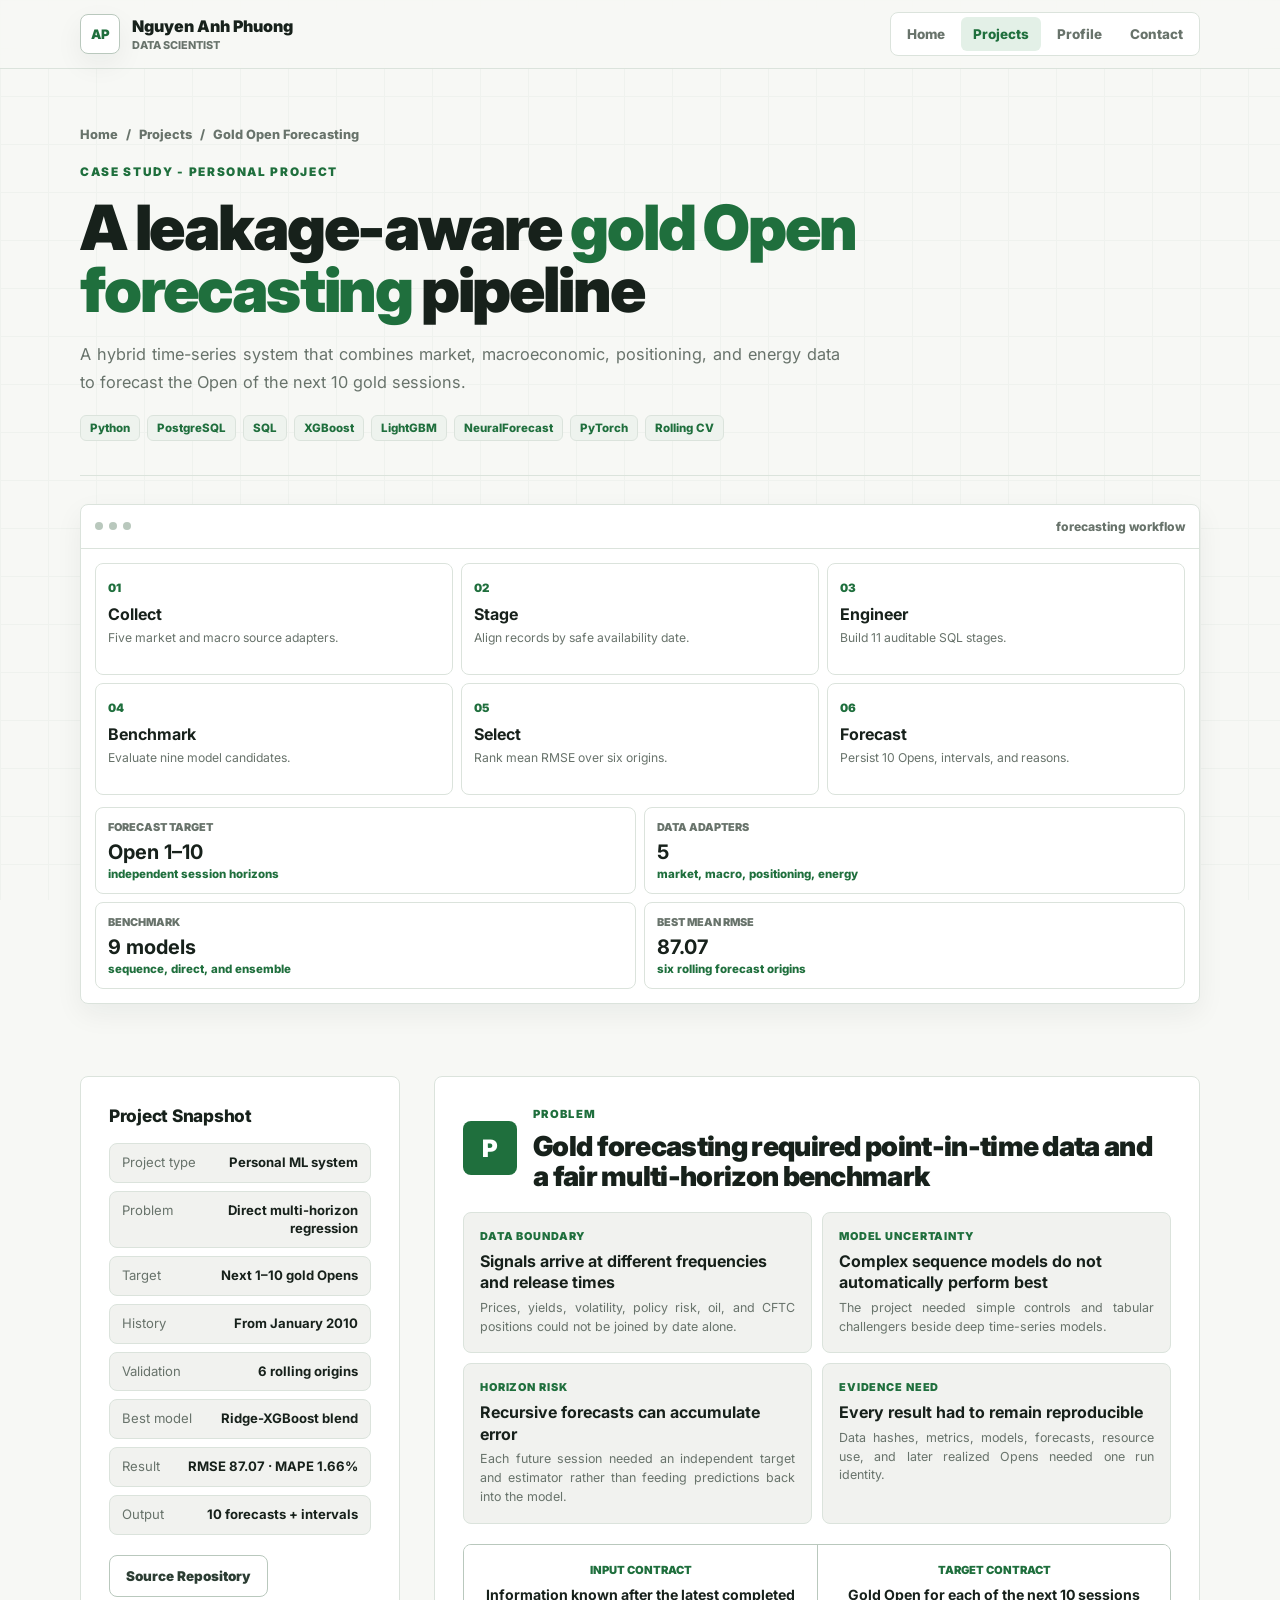
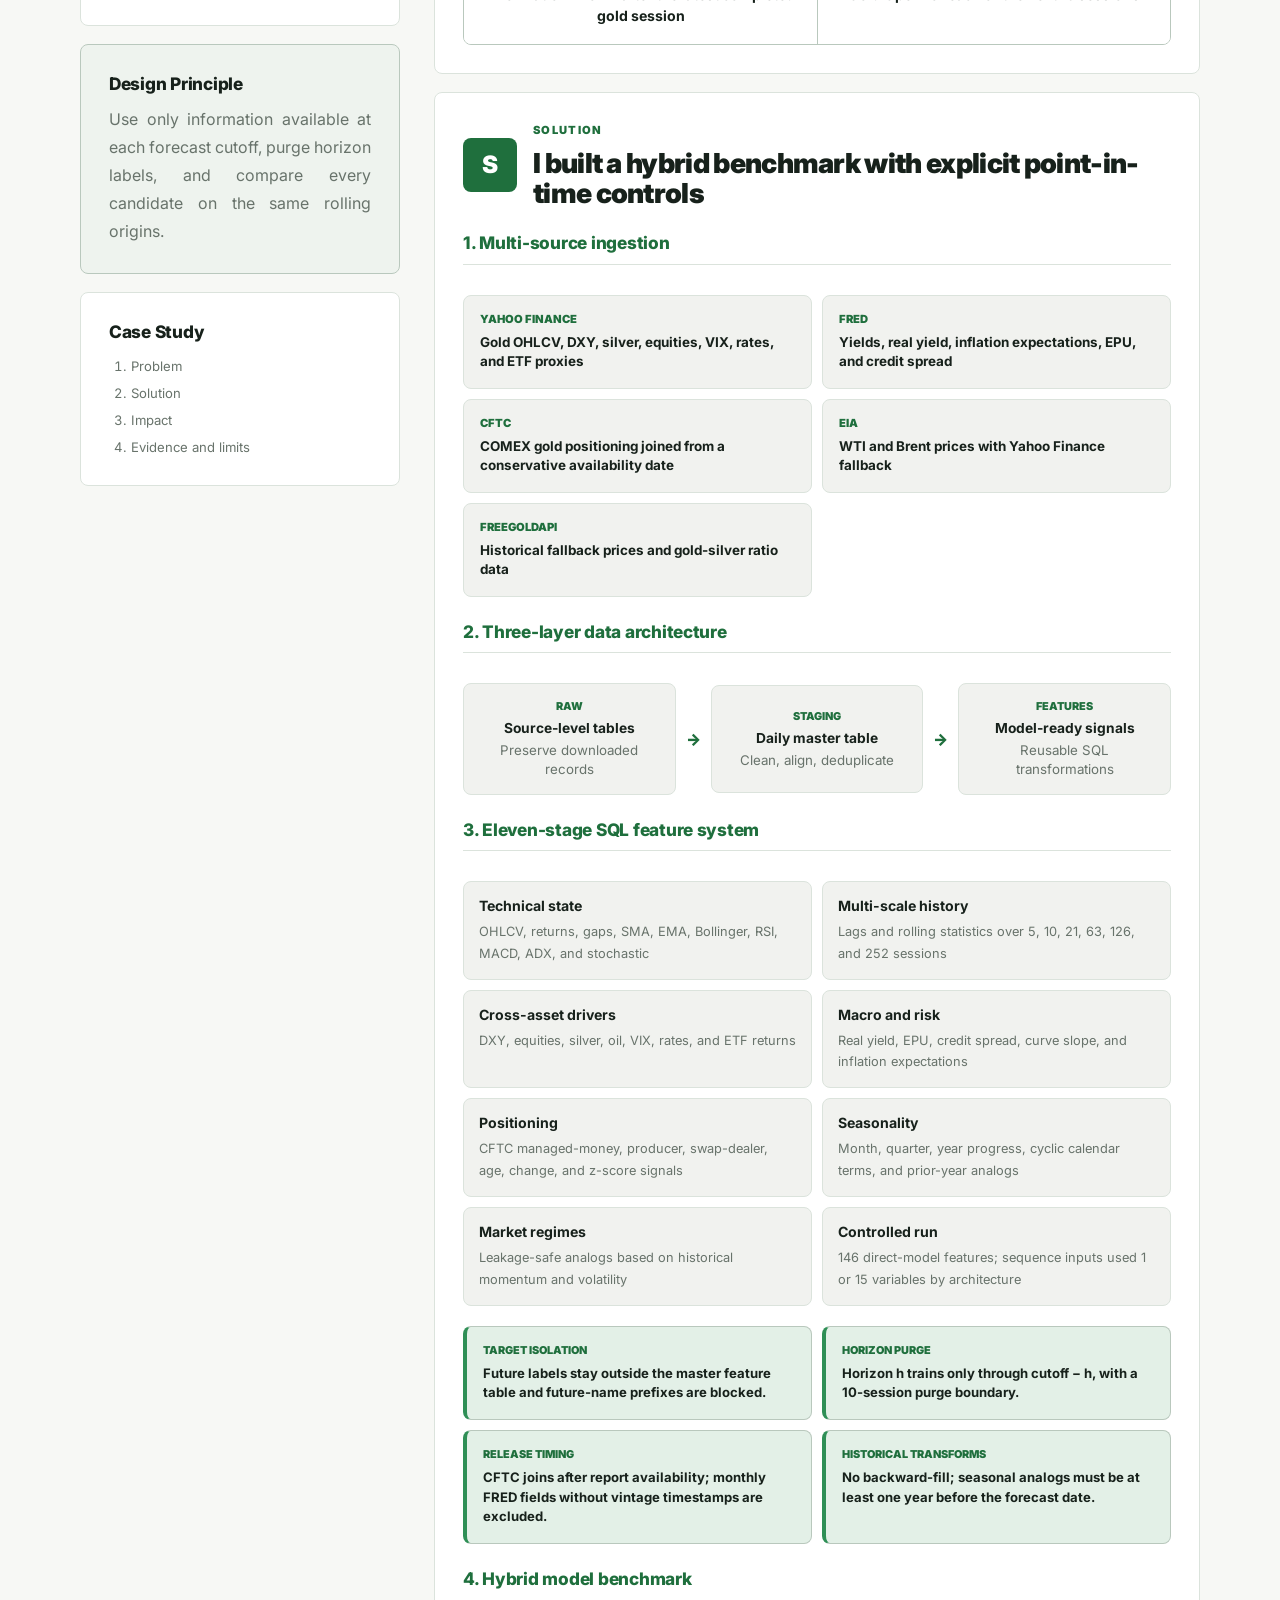
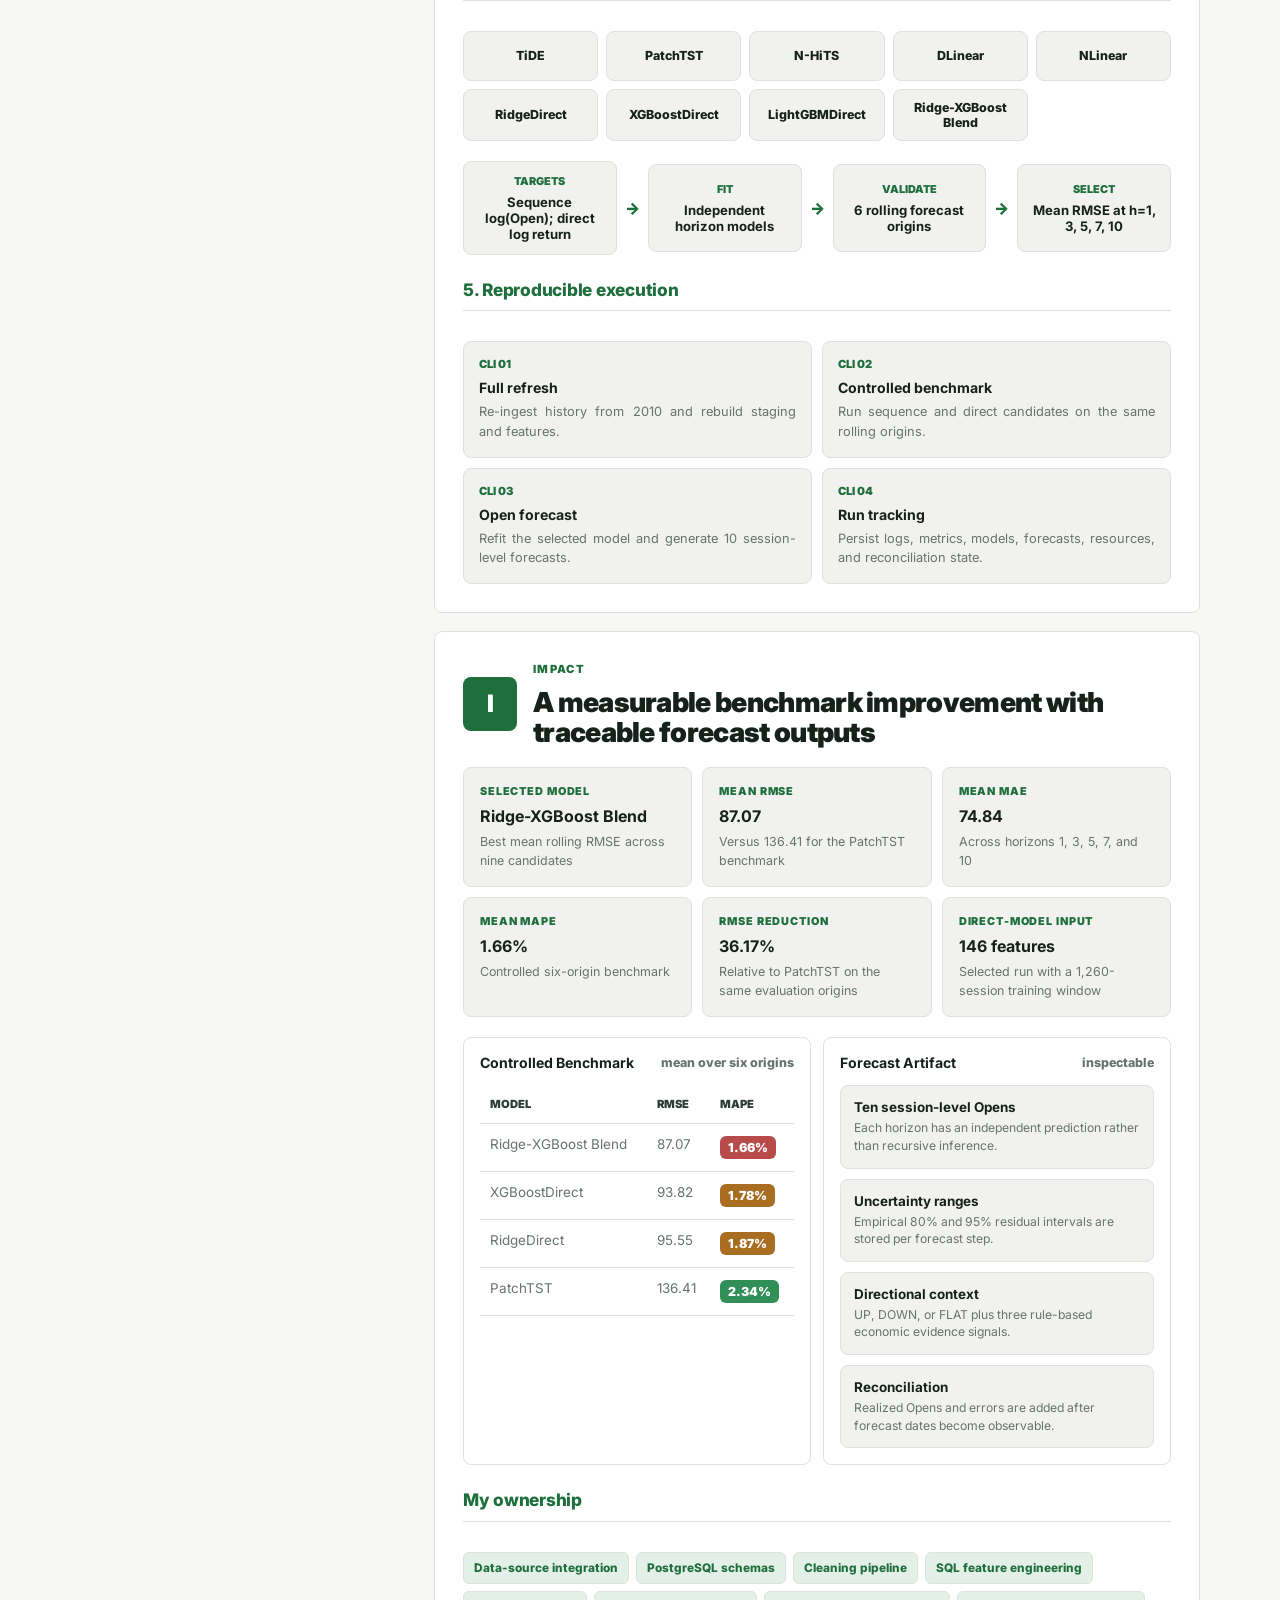
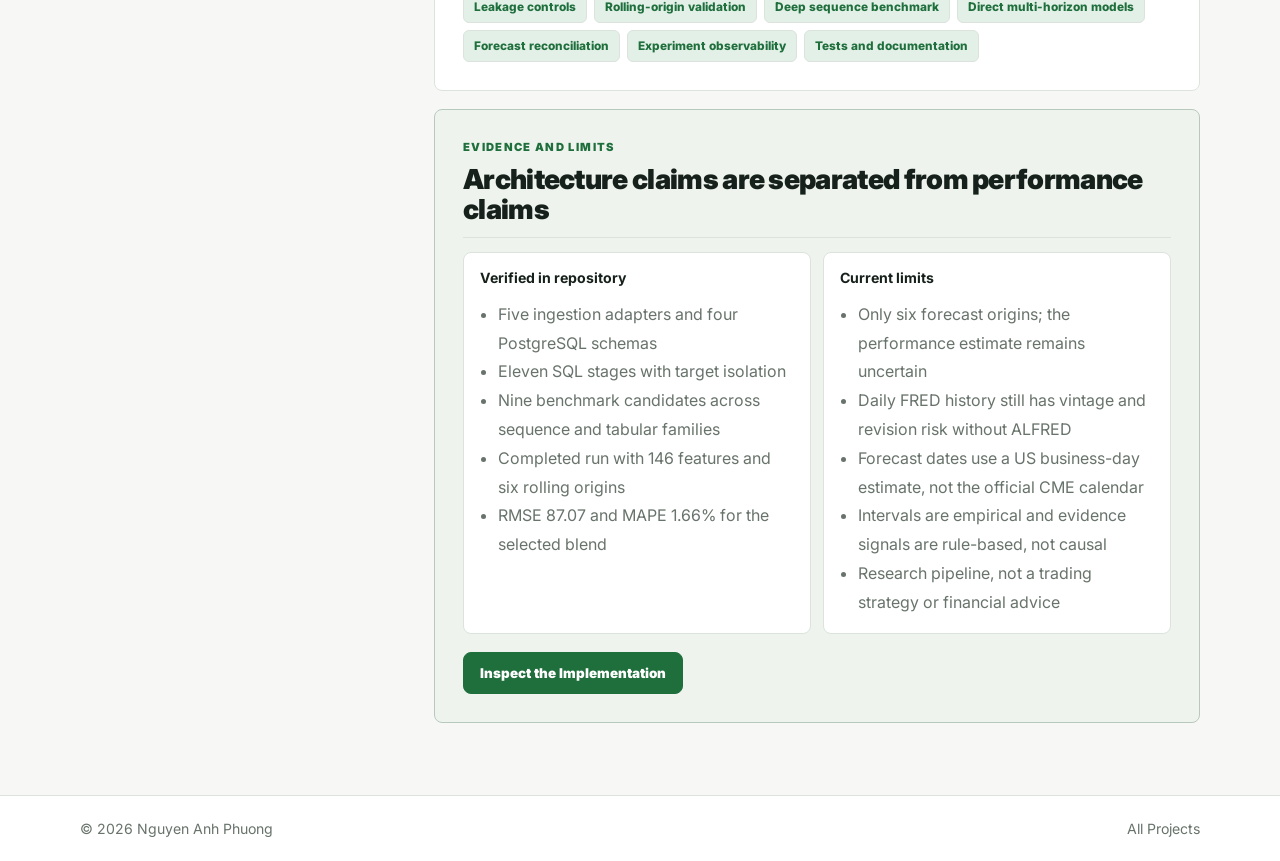
<file: case-study-gold.html>
<!DOCTYPE html>
<html lang="en">
<head>
  <meta charset="UTF-8">
  <meta name="viewport" content="width=device-width, initial-scale=1.0">
  <meta name="description" content="Problem-Solution-Impact case study of Nguyen Anh Phuong's 10-session gold Open forecasting pipeline.">
  <title>Gold Open Forecasting | Nguyen Anh Phuong</title>
  <link rel="preconnect" href="https://fonts.googleapis.com">
  <link rel="preconnect" href="https://fonts.gstatic.com" crossorigin>
  <link href="https://fonts.googleapis.com/css2?family=Inter:wght@400;600;700;800;900&display=swap" rel="stylesheet">
  <link rel="stylesheet" href="styles.css?v=20260615-1">
</head>
<body>
<header class="header">
  <div class="container navbar">
    <a class="brand" href="index.html">
      <span class="logo">AP</span>
      <span>Nguyen Anh Phuong<small>Data Scientist</small></span>
    </a>
    <button class="nav-toggle" data-nav-toggle aria-expanded="false">Menu</button>
    <nav class="nav" data-nav>
      <a href="index.html">Home</a>
      <a class="active" href="projects.html">Projects</a>
      <a href="about.html">Profile</a>
      <a href="contact.html">Contact</a>
    </nav>
  </div>
</header>

<main>
  <section class="container case-hero reveal">
    <div class="breadcrumbs">
      <a href="index.html">Home</a><span>/</span>
      <a href="projects.html">Projects</a><span>/</span>
      <span>Gold Open Forecasting</span>
    </div>
    <p class="kicker">Case Study - Personal Project</p>
    <h1>A leakage-aware <span class="gradient-text">gold Open forecasting</span> pipeline</h1>
    <p class="hero-text">
      A hybrid time-series system that combines market, macroeconomic, positioning,
      and energy data to forecast the Open of the next 10 gold sessions.
    </p>
    <div class="tag-row" style="margin-top:18px">
      <span class="tag">Python</span><span class="tag">PostgreSQL</span><span class="tag">SQL</span>
      <span class="tag">XGBoost</span><span class="tag">LightGBM</span><span class="tag">NeuralForecast</span>
      <span class="tag">PyTorch</span><span class="tag">Rolling CV</span>
    </div>
  </section>

  <section class="container reveal" style="padding:28px 0 0">
    <div class="dashboard-shell" aria-label="Gold forecasting pipeline">
      <div class="window-bar">
        <div class="dots"><span></span><span></span><span></span></div>
        <span>forecasting workflow</span>
      </div>
      <div class="dash-content gold-flow">
        <div class="pipeline">
          <div class="pipeline-step"><span>01</span><b>Collect</b><small>Five market and macro source adapters.</small></div>
          <div class="pipeline-step"><span>02</span><b>Stage</b><small>Align records by safe availability date.</small></div>
          <div class="pipeline-step"><span>03</span><b>Engineer</b><small>Build 11 auditable SQL stages.</small></div>
          <div class="pipeline-step"><span>04</span><b>Benchmark</b><small>Evaluate nine model candidates.</small></div>
          <div class="pipeline-step"><span>05</span><b>Select</b><small>Rank mean RMSE over six origins.</small></div>
          <div class="pipeline-step"><span>06</span><b>Forecast</b><small>Persist 10 Opens, intervals, and reasons.</small></div>
        </div>
        <div class="stat-grid">
          <div class="stat"><span>Forecast target</span><b>Open 1–10</b><em>independent session horizons</em></div>
          <div class="stat"><span>Data adapters</span><b>5</b><em>market, macro, positioning, energy</em></div>
          <div class="stat"><span>Benchmark</span><b>9 models</b><em>sequence, direct, and ensemble</em></div>
          <div class="stat"><span>Best mean RMSE</span><b>87.07</b><em>six rolling forecast origins</em></div>
        </div>
      </div>
    </div>
  </section>

  <section class="container section case-layout">
    <aside class="side-panel case-body">
      <article class="card reveal">
        <h3>Project Snapshot</h3>
        <div class="kpi-list" style="margin-top:16px">
          <div class="kpi"><span>Project type</span><b>Personal ML system</b></div>
          <div class="kpi"><span>Problem</span><b>Direct multi-horizon regression</b></div>
          <div class="kpi"><span>Target</span><b>Next 1–10 gold Opens</b></div>
          <div class="kpi"><span>History</span><b>From January 2010</b></div>
          <div class="kpi"><span>Validation</span><b>6 rolling origins</b></div>
          <div class="kpi"><span>Best model</span><b>Ridge-XGBoost blend</b></div>
          <div class="kpi"><span>Result</span><b>RMSE 87.07 · MAPE 1.66%</b></div>
          <div class="kpi"><span>Output</span><b>10 forecasts + intervals</b></div>
        </div>
        <div class="project-actions" style="margin-top:20px">
          <a class="btn-gh" href="https://github.com/FindingAnAn/goldprice_prediction" target="_blank" rel="noreferrer">Source Repository</a>
        </div>
      </article>

      <article class="card card-grey reveal">
        <h3>Design Principle</h3>
        <p>Use only information available at each forecast cutoff, purge horizon labels, and compare every candidate on the same rolling origins.</p>
      </article>

      <article class="card reveal">
        <h3>Case Study</h3>
        <ol class="case-index">
          <li><a href="#problem">Problem</a></li>
          <li><a href="#solution">Solution</a></li>
          <li><a href="#impact">Impact</a></li>
          <li><a href="#evidence">Evidence and limits</a></li>
        </ol>
      </article>
    </aside>

    <div class="case-body">
      <article class="card reveal sar-section" id="problem">
        <div class="sar-heading">
          <span class="sar-letter">P</span>
          <div>
            <p class="section-eyebrow">Problem</p>
            <h2>Gold forecasting required point-in-time data and a fair multi-horizon benchmark</h2>
          </div>
        </div>

        <div class="sar-grid">
          <div class="sar-card">
            <span>Data boundary</span>
            <b>Signals arrive at different frequencies and release times</b>
            <p>Prices, yields, volatility, policy risk, oil, and CFTC positions could not be joined by date alone.</p>
          </div>
          <div class="sar-card">
            <span>Model uncertainty</span>
            <b>Complex sequence models do not automatically perform best</b>
            <p>The project needed simple controls and tabular challengers beside deep time-series models.</p>
          </div>
          <div class="sar-card">
            <span>Horizon risk</span>
            <b>Recursive forecasts can accumulate error</b>
            <p>Each future session needed an independent target and estimator rather than feeding predictions back into the model.</p>
          </div>
          <div class="sar-card">
            <span>Evidence need</span>
            <b>Every result had to remain reproducible</b>
            <p>Data hashes, metrics, models, forecasts, resource use, and later realized Opens needed one run identity.</p>
          </div>
        </div>

        <div class="label-rule">
          <div><span>Input contract</span><b>Information known after the latest completed gold session</b></div>
          <div><span>Target contract</span><b>Gold Open for each of the next 10 sessions</b></div>
        </div>
      </article>

      <article class="card reveal sar-section" id="solution">
        <div class="sar-heading">
          <span class="sar-letter">S</span>
          <div>
            <p class="section-eyebrow">Solution</p>
            <h2>I built a hybrid benchmark with explicit point-in-time controls</h2>
          </div>
        </div>

        <h3 class="block-title">1. Multi-source ingestion</h3>
        <div class="source-grid">
          <div><span>Yahoo Finance</span><b>Gold OHLCV, DXY, silver, equities, VIX, rates, and ETF proxies</b></div>
          <div><span>FRED</span><b>Yields, real yield, inflation expectations, EPU, and credit spread</b></div>
          <div><span>CFTC</span><b>COMEX gold positioning joined from a conservative availability date</b></div>
          <div><span>EIA</span><b>WTI and Brent prices with Yahoo Finance fallback</b></div>
          <div><span>FreeGoldAPI</span><b>Historical fallback prices and gold-silver ratio data</b></div>
        </div>

        <h3 class="block-title">2. Three-layer data architecture</h3>
        <div class="layer-flow">
          <div><span>Raw</span><b>Source-level tables</b><small>Preserve downloaded records</small></div>
          <i>→</i>
          <div><span>Staging</span><b>Daily master table</b><small>Clean, align, deduplicate</small></div>
          <i>→</i>
          <div><span>Features</span><b>Model-ready signals</b><small>Reusable SQL transformations</small></div>
        </div>

        <h3 class="block-title">3. Eleven-stage SQL feature system</h3>
        <div class="feature-grid">
          <div><b>Technical state</b><span>OHLCV, returns, gaps, SMA, EMA, Bollinger, RSI, MACD, ADX, and stochastic</span></div>
          <div><b>Multi-scale history</b><span>Lags and rolling statistics over 5, 10, 21, 63, 126, and 252 sessions</span></div>
          <div><b>Cross-asset drivers</b><span>DXY, equities, silver, oil, VIX, rates, and ETF returns</span></div>
          <div><b>Macro and risk</b><span>Real yield, EPU, credit spread, curve slope, and inflation expectations</span></div>
          <div><b>Positioning</b><span>CFTC managed-money, producer, swap-dealer, age, change, and z-score signals</span></div>
          <div><b>Seasonality</b><span>Month, quarter, year progress, cyclic calendar terms, and prior-year analogs</span></div>
          <div><b>Market regimes</b><span>Leakage-safe analogs based on historical momentum and volatility</span></div>
          <div><b>Controlled run</b><span>146 direct-model features; sequence inputs used 1 or 15 variables by architecture</span></div>
        </div>

        <div class="anti-leakage-board">
          <div><span>Target isolation</span><b>Future labels stay outside the master feature table and future-name prefixes are blocked.</b></div>
          <div><span>Horizon purge</span><b>Horizon h trains only through cutoff − h, with a 10-session purge boundary.</b></div>
          <div><span>Release timing</span><b>CFTC joins after report availability; monthly FRED fields without vintage timestamps are excluded.</b></div>
          <div><span>Historical transforms</span><b>No backward-fill; seasonal analogs must be at least one year before the forecast date.</b></div>
        </div>

        <h3 class="block-title">4. Hybrid model benchmark</h3>
        <div class="model-family-grid">
          <span>TiDE</span>
          <span>PatchTST</span>
          <span>N-HiTS</span>
          <span>DLinear</span>
          <span>NLinear</span>
          <span>RidgeDirect</span>
          <span>XGBoostDirect</span>
          <span>LightGBMDirect</span>
          <span>Ridge-XGBoost Blend</span>
        </div>
        <div class="governance-flow">
          <div><span>Targets</span><b>Sequence log(Open); direct log return</b></div>
          <i>→</i>
          <div><span>Fit</span><b>Independent horizon models</b></div>
          <i>→</i>
          <div><span>Validate</span><b>6 rolling forecast origins</b></div>
          <i>→</i>
          <div><span>Select</span><b>Mean RMSE at h=1, 3, 5, 7, 10</b></div>
        </div>

        <h3 class="block-title">5. Reproducible execution</h3>
        <div class="architecture-grid">
          <div class="architecture-card"><span>CLI 01</span><b>Full refresh</b><p>Re-ingest history from 2010 and rebuild staging and features.</p></div>
          <div class="architecture-card"><span>CLI 02</span><b>Controlled benchmark</b><p>Run sequence and direct candidates on the same rolling origins.</p></div>
          <div class="architecture-card"><span>CLI 03</span><b>Open forecast</b><p>Refit the selected model and generate 10 session-level forecasts.</p></div>
          <div class="architecture-card"><span>CLI 04</span><b>Run tracking</b><p>Persist logs, metrics, models, forecasts, resources, and reconciliation state.</p></div>
        </div>
      </article>

      <article class="card reveal sar-section" id="impact">
        <div class="sar-heading">
          <span class="sar-letter">I</span>
          <div>
            <p class="section-eyebrow">Impact</p>
            <h2>A measurable benchmark improvement with traceable forecast outputs</h2>
          </div>
        </div>

        <div class="result-board">
          <div><span>Selected model</span><b>Ridge-XGBoost Blend</b><small>Best mean rolling RMSE across nine candidates</small></div>
          <div><span>Mean RMSE</span><b>87.07</b><small>Versus 136.41 for the PatchTST benchmark</small></div>
          <div><span>Mean MAE</span><b>74.84</b><small>Across horizons 1, 3, 5, 7, and 10</small></div>
          <div><span>Mean MAPE</span><b>1.66%</b><small>Controlled six-origin benchmark</small></div>
          <div><span>RMSE reduction</span><b>36.17%</b><small>Relative to PatchTST on the same evaluation origins</small></div>
          <div><span>Direct-model input</span><b>146 features</b><small>Selected run with a 1,260-session training window</small></div>
        </div>

        <div class="mini-panels">
          <div class="chart-card">
            <div class="chart-head"><strong>Controlled Benchmark</strong><span>mean over six origins</span></div>
            <table class="mock-table">
              <tr><th>Model</th><th>RMSE</th><th>MAPE</th></tr>
              <tr><td>Ridge-XGBoost Blend</td><td>87.07</td><td><span class="score high">1.66%</span></td></tr>
              <tr><td>XGBoostDirect</td><td>93.82</td><td><span class="score mid">1.78%</span></td></tr>
              <tr><td>RidgeDirect</td><td>95.55</td><td><span class="score mid">1.87%</span></td></tr>
              <tr><td>PatchTST</td><td>136.41</td><td><span class="score low">2.34%</span></td></tr>
            </table>
          </div>
          <div class="chart-card">
            <div class="chart-head"><strong>Forecast Artifact</strong><span>inspectable</span></div>
            <div class="monitor-stack">
              <div><b>Ten session-level Opens</b><span>Each horizon has an independent prediction rather than recursive inference.</span></div>
              <div><b>Uncertainty ranges</b><span>Empirical 80% and 95% residual intervals are stored per forecast step.</span></div>
              <div><b>Directional context</b><span>UP, DOWN, or FLAT plus three rule-based economic evidence signals.</span></div>
              <div><b>Reconciliation</b><span>Realized Opens and errors are added after forecast dates become observable.</span></div>
            </div>
          </div>
        </div>

        <h3 class="block-title">My ownership</h3>
        <div class="ownership-grid">
          <span>Data-source integration</span>
          <span>PostgreSQL schemas</span>
          <span>Cleaning pipeline</span>
          <span>SQL feature engineering</span>
          <span>Leakage controls</span>
          <span>Rolling-origin validation</span>
          <span>Deep sequence benchmark</span>
          <span>Direct multi-horizon models</span>
          <span>Forecast reconciliation</span>
          <span>Experiment observability</span>
          <span>Tests and documentation</span>
        </div>
      </article>

      <article class="card card-grey reveal" id="evidence">
        <p class="section-eyebrow">Evidence And Limits</p>
        <h2>Architecture claims are separated from performance claims</h2>
        <div class="two-col">
          <div class="chart-card">
            <div class="chart-head"><strong>Verified in repository</strong></div>
            <ul class="compact-list">
              <li>Five ingestion adapters and four PostgreSQL schemas</li>
              <li>Eleven SQL stages with target isolation</li>
              <li>Nine benchmark candidates across sequence and tabular families</li>
              <li>Completed run with 146 features and six rolling origins</li>
              <li>RMSE 87.07 and MAPE 1.66% for the selected blend</li>
            </ul>
          </div>
          <div class="chart-card">
            <div class="chart-head"><strong>Current limits</strong></div>
            <ul class="compact-list">
              <li>Only six forecast origins; the performance estimate remains uncertain</li>
              <li>Daily FRED history still has vintage and revision risk without ALFRED</li>
              <li>Forecast dates use a US business-day estimate, not the official CME calendar</li>
              <li>Intervals are empirical and evidence signals are rule-based, not causal</li>
              <li>Research pipeline, not a trading strategy or financial advice</li>
            </ul>
          </div>
        </div>
        <div class="project-actions">
          <a class="btn-case" href="https://github.com/FindingAnAn/goldprice_prediction" target="_blank" rel="noreferrer">Inspect the Implementation</a>
        </div>
      </article>
    </div>
  </section>
</main>

<footer class="footer">
  <div class="container">
    <span>&copy; <span data-year></span> Nguyen Anh Phuong</span>
    <a href="projects.html">All Projects</a>
  </div>
</footer>
<script src="script.js"></script>
</body>
</html>
</file>
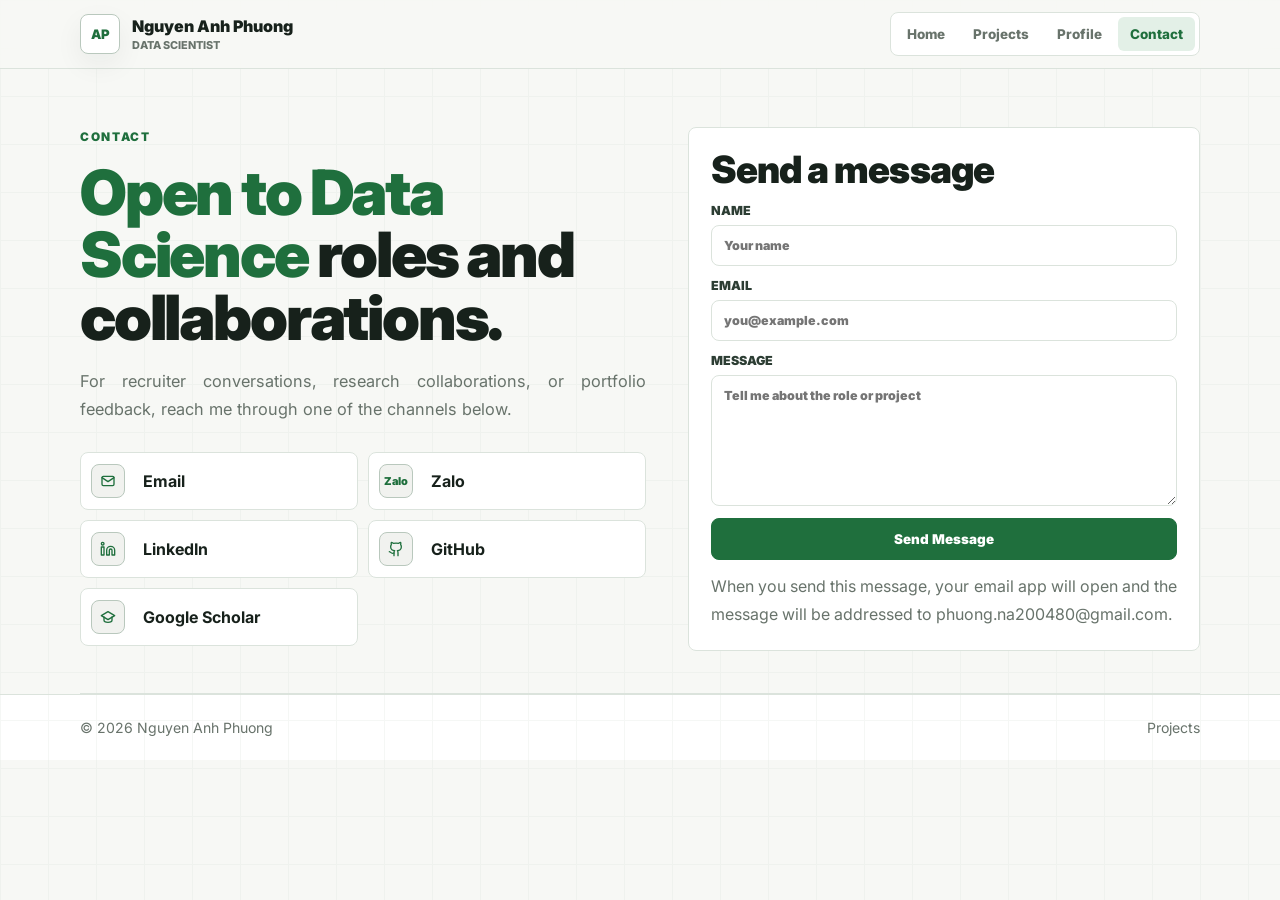
<file: contact.html>
<!DOCTYPE html>
<html lang="en">
<head>
  <meta charset="UTF-8">
  <meta name="viewport" content="width=device-width, initial-scale=1.0">
  <meta name="description" content="Contact Nguyen Anh Phuong — Data Scientist open to research and industry roles.">
  <title>Contact | Nguyen Anh Phuong</title>
  <link rel="preconnect" href="https://fonts.googleapis.com">
  <link rel="preconnect" href="https://fonts.gstatic.com" crossorigin>
  <link href="https://fonts.googleapis.com/css2?family=Inter:wght@400;600;700;800;900&display=swap" rel="stylesheet">
  <link rel="stylesheet" href="styles.css?v=20260615-1">
</head>
<body>
<header class="header">
  <div class="container navbar">
    <a class="brand" href="index.html">
      <span class="logo">AP</span>
      <span>Nguyen Anh Phuong<small>Data Scientist</small></span>
    </a>
    <button class="nav-toggle" data-nav-toggle aria-expanded="false">Menu</button>
    <nav class="nav" data-nav>
      <a href="index.html">Home</a>
      <a href="projects.html">Projects</a>
      <a href="about.html">Profile</a>
      <a class="active" href="contact.html">Contact</a>
    </nav>
  </div>
</header>

<main>
  <section class="container contact-hero reveal">
    <div class="contact-hero-copy">
      <p class="kicker">Contact</p>
      <h1><span class="gradient-text">Open to Data Science</span> roles and collaborations.</h1>
      <p class="hero-text">
        For recruiter conversations, research collaborations, or portfolio feedback,
        reach me through one of the channels below.
      </p>
      <div class="contact-icon-grid" aria-label="Contact channels">
        <a class="contact-item" href="https://mail.google.com/mail/u/4/?view=cm&amp;fs=1&amp;to=phuong.na200480%40gmail.com" target="_blank" rel="noreferrer" id="contact-email">
          <span class="contact-icon" aria-hidden="true">
            <svg viewBox="0 0 24 24"><rect x="3" y="5" width="18" height="14" rx="2"></rect><path d="m3 7 9 6 9-6"></path></svg>
          </span>
          <strong>Email</strong>
        </a>
        <a class="contact-item" href="https://zalo.me/0989281069" target="_blank" rel="noreferrer" id="contact-zalo">
          <span class="contact-icon" aria-hidden="true">Zalo</span>
          <strong>Zalo</strong>
        </a>
        <a class="contact-item" href="https://www.linkedin.com/in/nap200480/" target="_blank" rel="noreferrer" id="contact-linkedin">
          <span class="contact-icon" aria-hidden="true">
            <svg viewBox="0 0 24 24"><path d="M16 8a6 6 0 0 1 6 6v7h-4v-7a2 2 0 0 0-4 0v7h-4v-7a6 6 0 0 1 6-6z"></path><rect x="2" y="9" width="4" height="12"></rect><circle cx="4" cy="4" r="2"></circle></svg>
          </span>
          <strong>LinkedIn</strong>
        </a>
        <a class="contact-item" href="https://github.com/FindingAnAn" target="_blank" rel="noreferrer" id="contact-github">
          <span class="contact-icon" aria-hidden="true">
            <svg viewBox="0 0 24 24"><path d="M15 22v-4a4.8 4.8 0 0 0-1-3.5c3 0 6-2 6-5.5.08-1.25-.27-2.48-1-3.5.28-1.15.28-2.35 0-3.5 0 0-1 0-3 1.5-2.64-.5-5.36-.5-8 0C6 2 5 2 5 2c-.3 1.15-.3 2.35 0 3.5A5.4 5.4 0 0 0 4 9c0 3.5 3 5.5 6 5.5-.39.49-.68 1.05-.85 1.65S8.93 17.38 9 18v4"></path><path d="M9 18c-4.51 2-5-2-7-2"></path></svg>
          </span>
          <strong>GitHub</strong>
        </a>
        <a class="contact-item" href="https://scholar.google.com.vn/citations?user=zt-q12kAAAAJ&hl=en" target="_blank" rel="noreferrer" id="contact-scholar">
          <span class="contact-icon" aria-hidden="true">
            <svg viewBox="0 0 24 24"><path d="M22 10 12 4 2 10l10 6 10-6z"></path><path d="M6 12v5c0 1.7 2.7 3 6 3s6-1.3 6-3v-5"></path></svg>
          </span>
          <strong>Google Scholar</strong>
        </a>
      </div>
    </div>

  <form class="card form" id="contact-form"
        action="mailto:phuong.na200480@gmail.com?subject=Data%20Science%20Portfolio%20Contact"
        method="post" enctype="text/plain">
    <h2>Send a message</h2>
    <label>Name<input id="form-name" name="name" placeholder="Your name"></label>
    <label>Email<input id="form-email" type="email" name="email" placeholder="you@example.com"></label>
    <label>Message<textarea id="form-message" name="message" rows="7" placeholder="Tell me about the role or project"></textarea></label>
    <button class="btn btn-primary btn-block" type="submit">Send Message</button>
    <p>When you send this message, your email app will open and the message will be addressed to phuong.na200480@gmail.com.</p>
  </form>
  </section>
</main>

<footer class="footer">
  <div class="container">
    <span>© <span data-year></span> Nguyen Anh Phuong</span>
    <a href="projects.html">Projects</a>
  </div>
</footer>
<script src="script.js"></script>
</body>
</html>
</file>
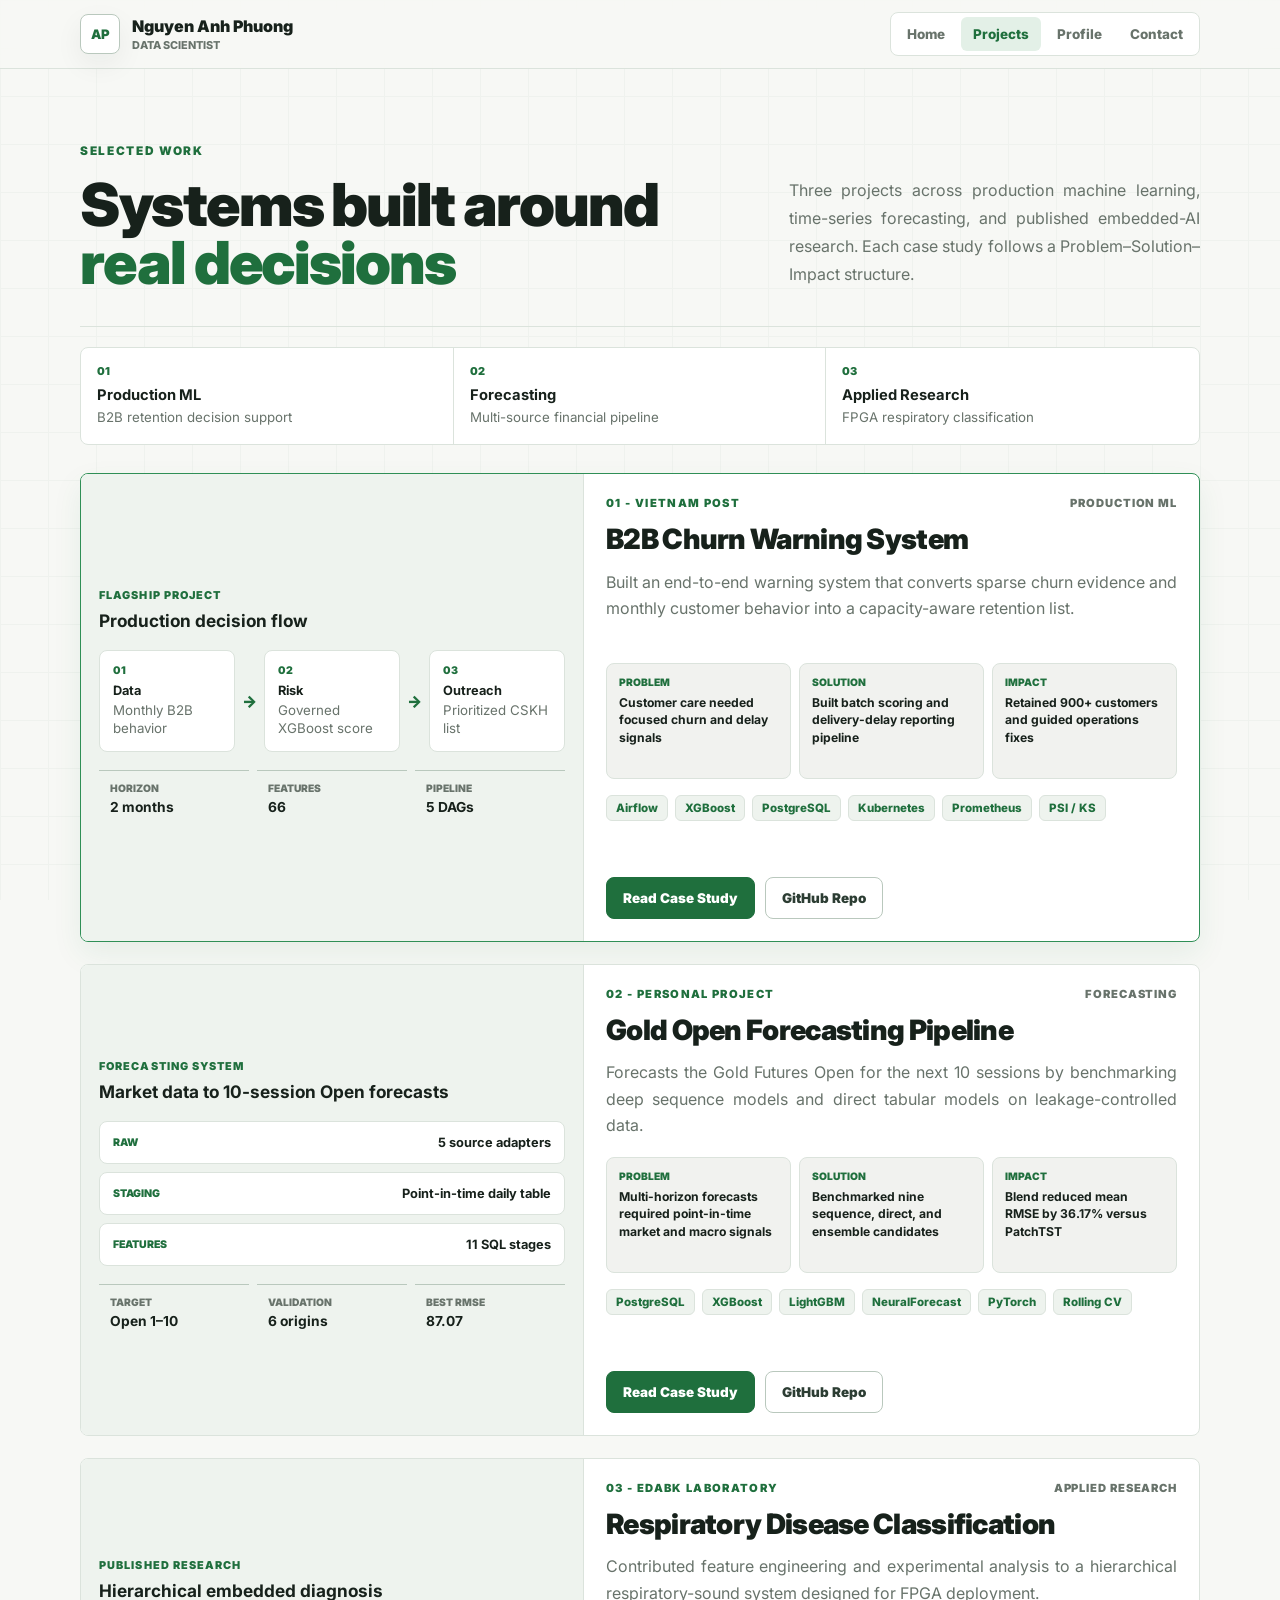
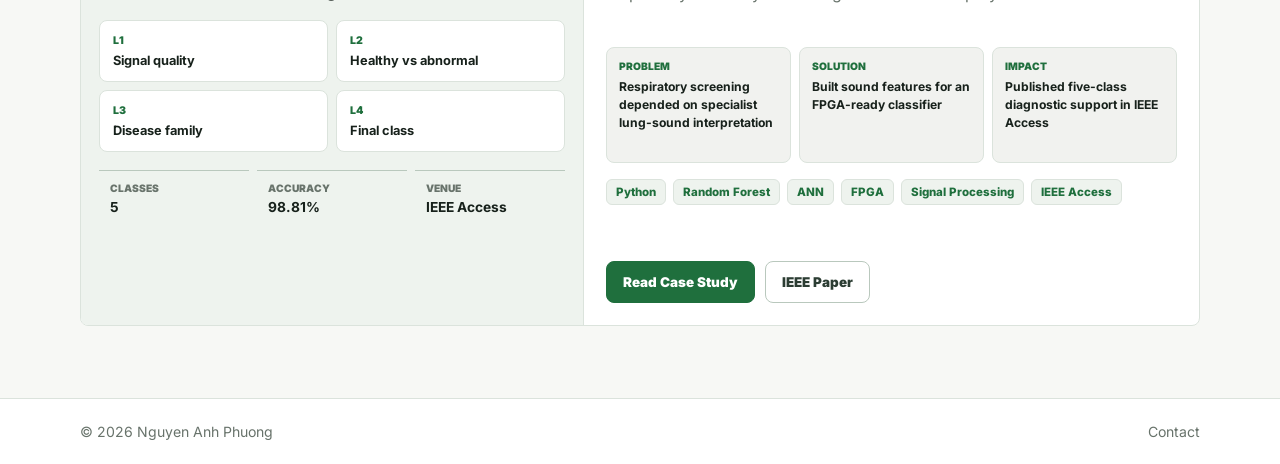
<file: projects.html>
<!DOCTYPE html>
<html lang="en">
<head>
  <meta charset="UTF-8">
  <meta name="viewport" content="width=device-width, initial-scale=1.0">
  <meta name="description" content="Selected data science, machine learning, and applied research projects by Nguyen Anh Phuong.">
  <title>Projects | Nguyen Anh Phuong</title>
  <link rel="preconnect" href="https://fonts.googleapis.com">
  <link rel="preconnect" href="https://fonts.gstatic.com" crossorigin>
  <link href="https://fonts.googleapis.com/css2?family=Inter:wght@400;600;700;800;900&display=swap" rel="stylesheet">
  <link rel="stylesheet" href="styles.css?v=20260615-1">
</head>
<body>
<header class="header">
  <div class="container navbar">
    <a class="brand" href="index.html">
      <span class="logo">AP</span>
      <span>Nguyen Anh Phuong<small>Data Scientist</small></span>
    </a>
    <button class="nav-toggle" data-nav-toggle aria-expanded="false">Menu</button>
    <nav class="nav" data-nav>
      <a href="index.html">Home</a>
      <a class="active" href="projects.html">Projects</a>
      <a href="about.html">Profile</a>
      <a href="contact.html">Contact</a>
    </nav>
  </div>
</header>

<main>
  <section class="container projects-hero reveal">
    <div>
      <p class="kicker">Selected Work</p>
      <h1>Systems built around <span class="gradient-text">real decisions</span></h1>
    </div>
    <p>
      Three projects across production machine learning, time-series forecasting,
      and published embedded-AI research. Each case study follows a
      Problem–Solution–Impact structure.
    </p>
  </section>

  <section class="container projects-overview reveal" aria-label="Project areas">
    <div><span>01</span><b>Production ML</b><small>B2B retention decision support</small></div>
    <div><span>02</span><b>Forecasting</b><small>Multi-source financial pipeline</small></div>
    <div><span>03</span><b>Applied Research</b><small>FPGA respiratory classification</small></div>
  </section>

  <section class="container section projects-list-section">
    <div class="projects-list">
      <article class="project-card project-card-featured reveal">
        <div class="project-visual project-visual-churn">
          <div class="project-visual-head">
            <span>Flagship Project</span>
            <b>Production decision flow</b>
          </div>
          <div class="project-flow">
            <div><span>01</span><b>Data</b><small>Monthly B2B behavior</small></div>
            <i>→</i>
            <div><span>02</span><b>Risk</b><small>Governed XGBoost score</small></div>
            <i>→</i>
            <div><span>03</span><b>Outreach</b><small>Prioritized CSKH list</small></div>
          </div>
          <div class="project-visual-stats">
            <div><span>Horizon</span><b>2 months</b></div>
            <div><span>Features</span><b>66</b></div>
            <div><span>Pipeline</span><b>5 DAGs</b></div>
          </div>
        </div>

        <div class="project-copy">
          <div class="project-card-topline">
            <div class="pmap-num">01 - Vietnam Post</div>
            <span class="project-type">Production ML</span>
          </div>
          <h2>B2B Churn Warning System</h2>
          <p>
            Built an end-to-end warning system that converts sparse churn evidence
            and monthly customer behavior into a capacity-aware retention list.
          </p>
          <div class="project-sar">
            <div><span>Problem</span><b>Customer care needed focused churn and delay signals</b></div>
            <div><span>Solution</span><b>Built batch scoring and delivery-delay reporting pipeline</b></div>
            <div><span>Impact</span><b>Retained 900+ customers and guided operations fixes</b></div>
          </div>
          <div class="tag-row">
            <span class="tag">Airflow</span><span class="tag">XGBoost</span><span class="tag">PostgreSQL</span>
            <span class="tag">Kubernetes</span><span class="tag">Prometheus</span><span class="tag">PSI / KS</span>
          </div>
          <div class="project-actions">
            <a class="btn-case" href="case-study-churn.html">Read Case Study</a>
            <a class="btn-gh" href="https://github.com/FindingAnAn/crm_churn_warning" target="_blank" rel="noreferrer">GitHub Repo</a>
          </div>
        </div>
      </article>

      <article class="project-card reveal">
        <div class="project-visual project-visual-gold">
          <div class="project-visual-head">
            <span>Forecasting System</span>
            <b>Market data to 10-session Open forecasts</b>
          </div>
          <div class="project-layer-stack">
            <div><span>Raw</span><b>5 source adapters</b></div>
            <div><span>Staging</span><b>Point-in-time daily table</b></div>
            <div><span>Features</span><b>11 SQL stages</b></div>
          </div>
          <div class="project-visual-stats">
            <div><span>Target</span><b>Open 1–10</b></div>
            <div><span>Validation</span><b>6 origins</b></div>
            <div><span>Best RMSE</span><b>87.07</b></div>
          </div>
        </div>

        <div class="project-copy">
          <div class="project-card-topline">
            <div class="pmap-num">02 - Personal Project</div>
            <span class="project-type">Forecasting</span>
          </div>
          <h2>Gold Open Forecasting Pipeline</h2>
          <p>
            Forecasts the Gold Futures Open for the next 10 sessions by benchmarking
            deep sequence models and direct tabular models on leakage-controlled data.
          </p>
          <div class="project-sar">
            <div><span>Problem</span><b>Multi-horizon forecasts required point-in-time market and macro signals</b></div>
            <div><span>Solution</span><b>Benchmarked nine sequence, direct, and ensemble candidates</b></div>
            <div><span>Impact</span><b>Blend reduced mean RMSE by 36.17% versus PatchTST</b></div>
          </div>
          <div class="tag-row">
            <span class="tag">PostgreSQL</span><span class="tag">XGBoost</span><span class="tag">LightGBM</span>
            <span class="tag">NeuralForecast</span><span class="tag">PyTorch</span><span class="tag">Rolling CV</span>
          </div>
          <div class="project-actions">
            <a class="btn-case" href="case-study-gold.html">Read Case Study</a>
            <a class="btn-gh" href="https://github.com/FindingAnAn/goldprice_prediction" target="_blank" rel="noreferrer">GitHub Repo</a>
          </div>
        </div>
      </article>

      <article class="project-card reveal">
        <div class="project-visual project-visual-research">
          <div class="project-visual-head">
            <span>Published Research</span>
            <b>Hierarchical embedded diagnosis</b>
          </div>
          <div class="project-hierarchy">
            <div><span>L1</span><b>Signal quality</b></div>
            <div><span>L2</span><b>Healthy vs abnormal</b></div>
            <div><span>L3</span><b>Disease family</b></div>
            <div><span>L4</span><b>Final class</b></div>
          </div>
          <div class="project-visual-stats">
            <div><span>Classes</span><b>5</b></div>
            <div><span>Accuracy</span><b>98.81%</b></div>
            <div><span>Venue</span><b>IEEE Access</b></div>
          </div>
        </div>

        <div class="project-copy">
          <div class="project-card-topline">
            <div class="pmap-num">03 - EDABK Laboratory</div>
            <span class="project-type">Applied Research</span>
          </div>
          <h2>Respiratory Disease Classification</h2>
          <p>
            Contributed feature engineering and experimental analysis to a
            hierarchical respiratory-sound system designed for FPGA deployment.
          </p>
          <div class="project-sar">
            <div><span>Problem</span><b>Respiratory screening depended on specialist lung-sound interpretation</b></div>
            <div><span>Solution</span><b>Built sound features for an FPGA-ready classifier</b></div>
            <div><span>Impact</span><b>Published five-class diagnostic support in IEEE Access</b></div>
          </div>
          <div class="tag-row">
            <span class="tag">Python</span><span class="tag">Random Forest</span><span class="tag">ANN</span>
            <span class="tag">FPGA</span><span class="tag">Signal Processing</span><span class="tag">IEEE Access</span>
          </div>
          <div class="project-actions">
            <a class="btn-case" href="case-study-edabk.html">Read Case Study</a>
            <a class="btn-gh" href="https://ieeexplore.ieee.org/document/11014092/" target="_blank" rel="noreferrer">IEEE Paper</a>
          </div>
        </div>
      </article>
    </div>
  </section>
</main>

<footer class="footer">
  <div class="container">
    <span>&copy; <span data-year></span> Nguyen Anh Phuong</span>
    <a href="contact.html">Contact</a>
  </div>
</footer>
<script src="script.js"></script>
</body>
</html>
</file>
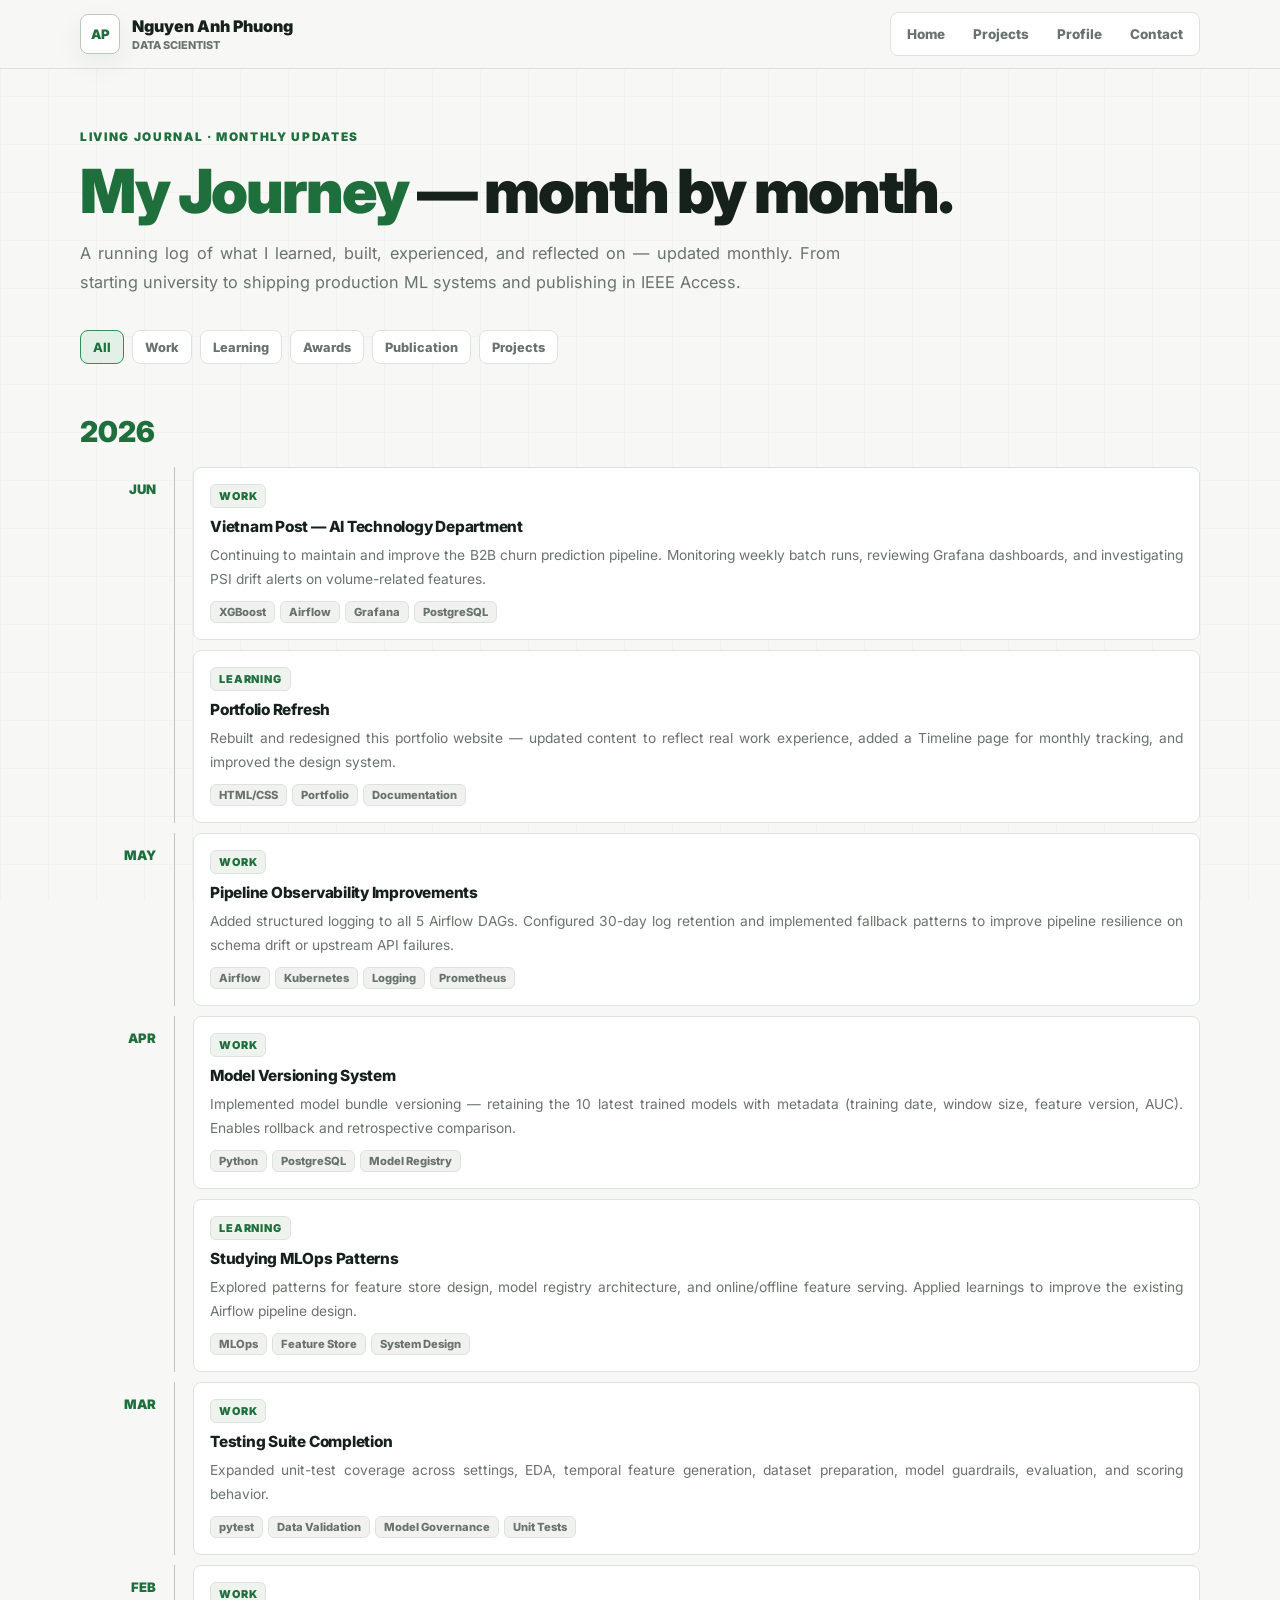
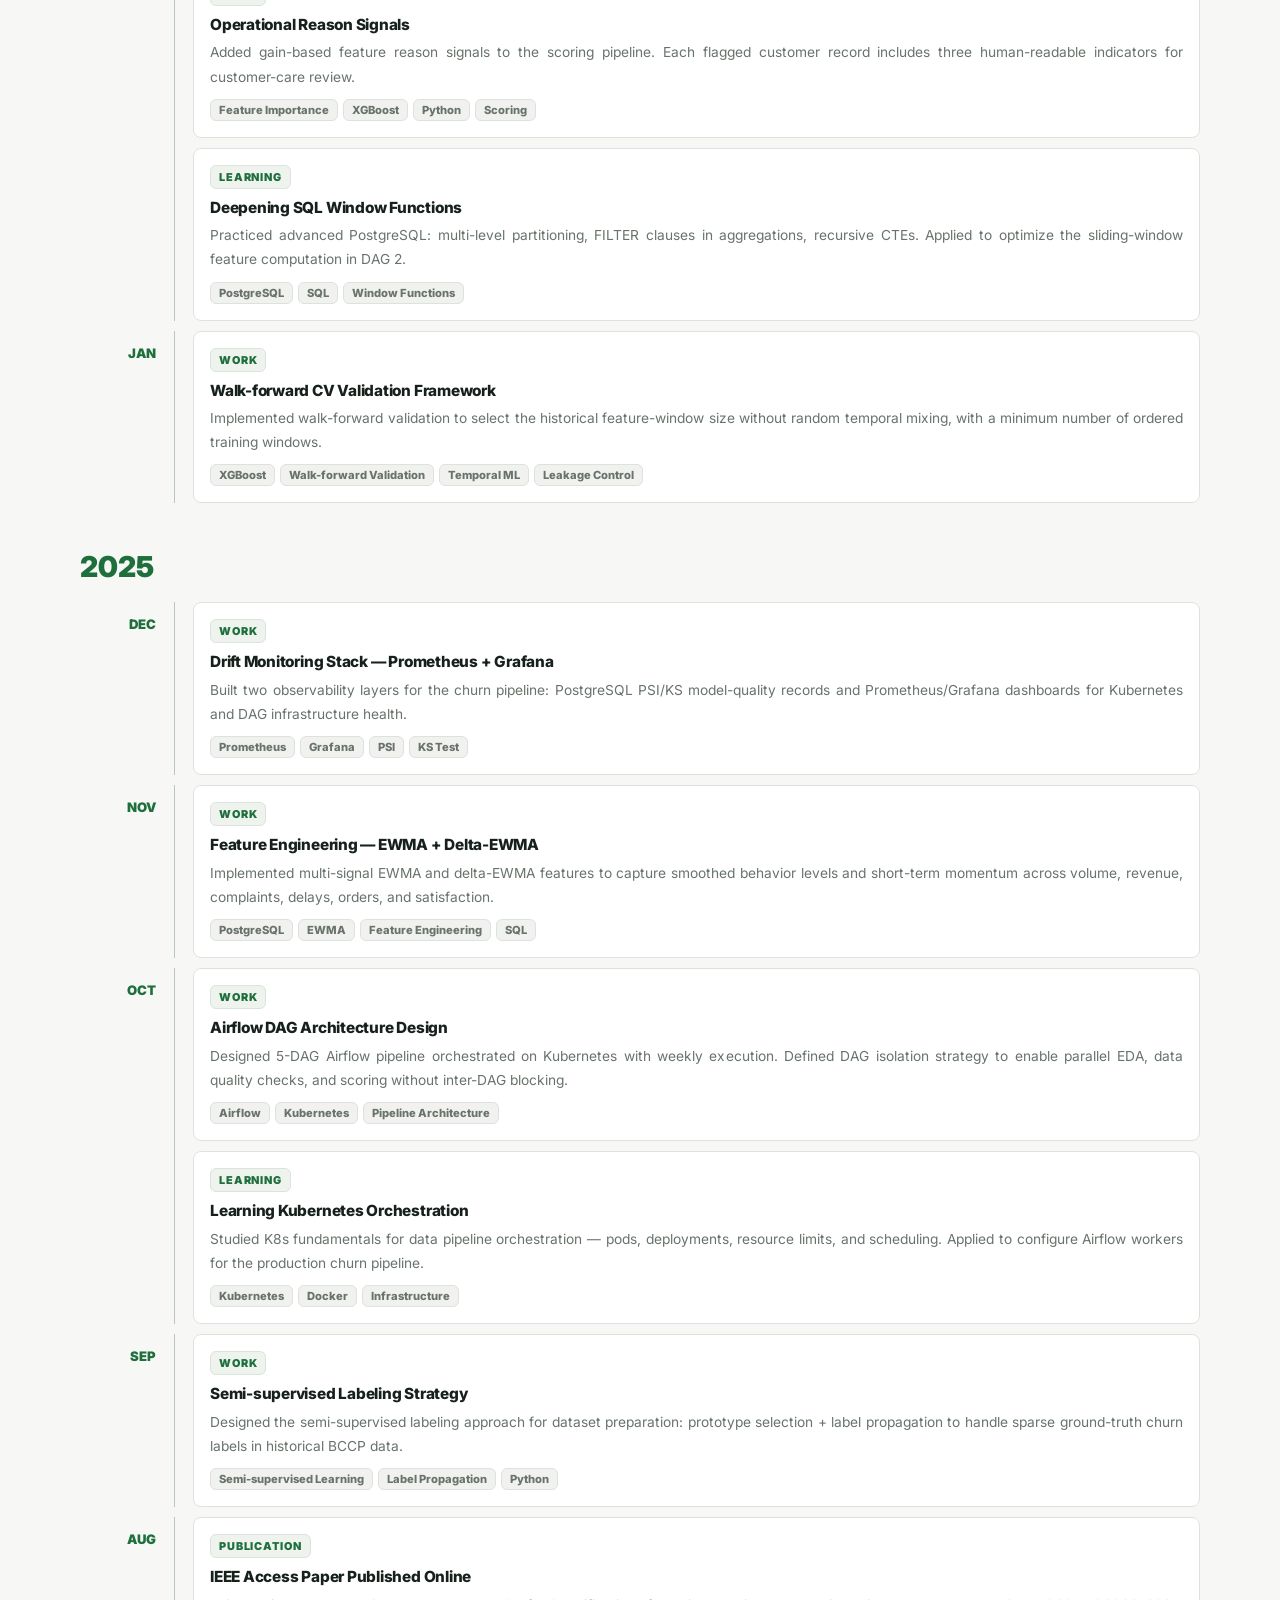
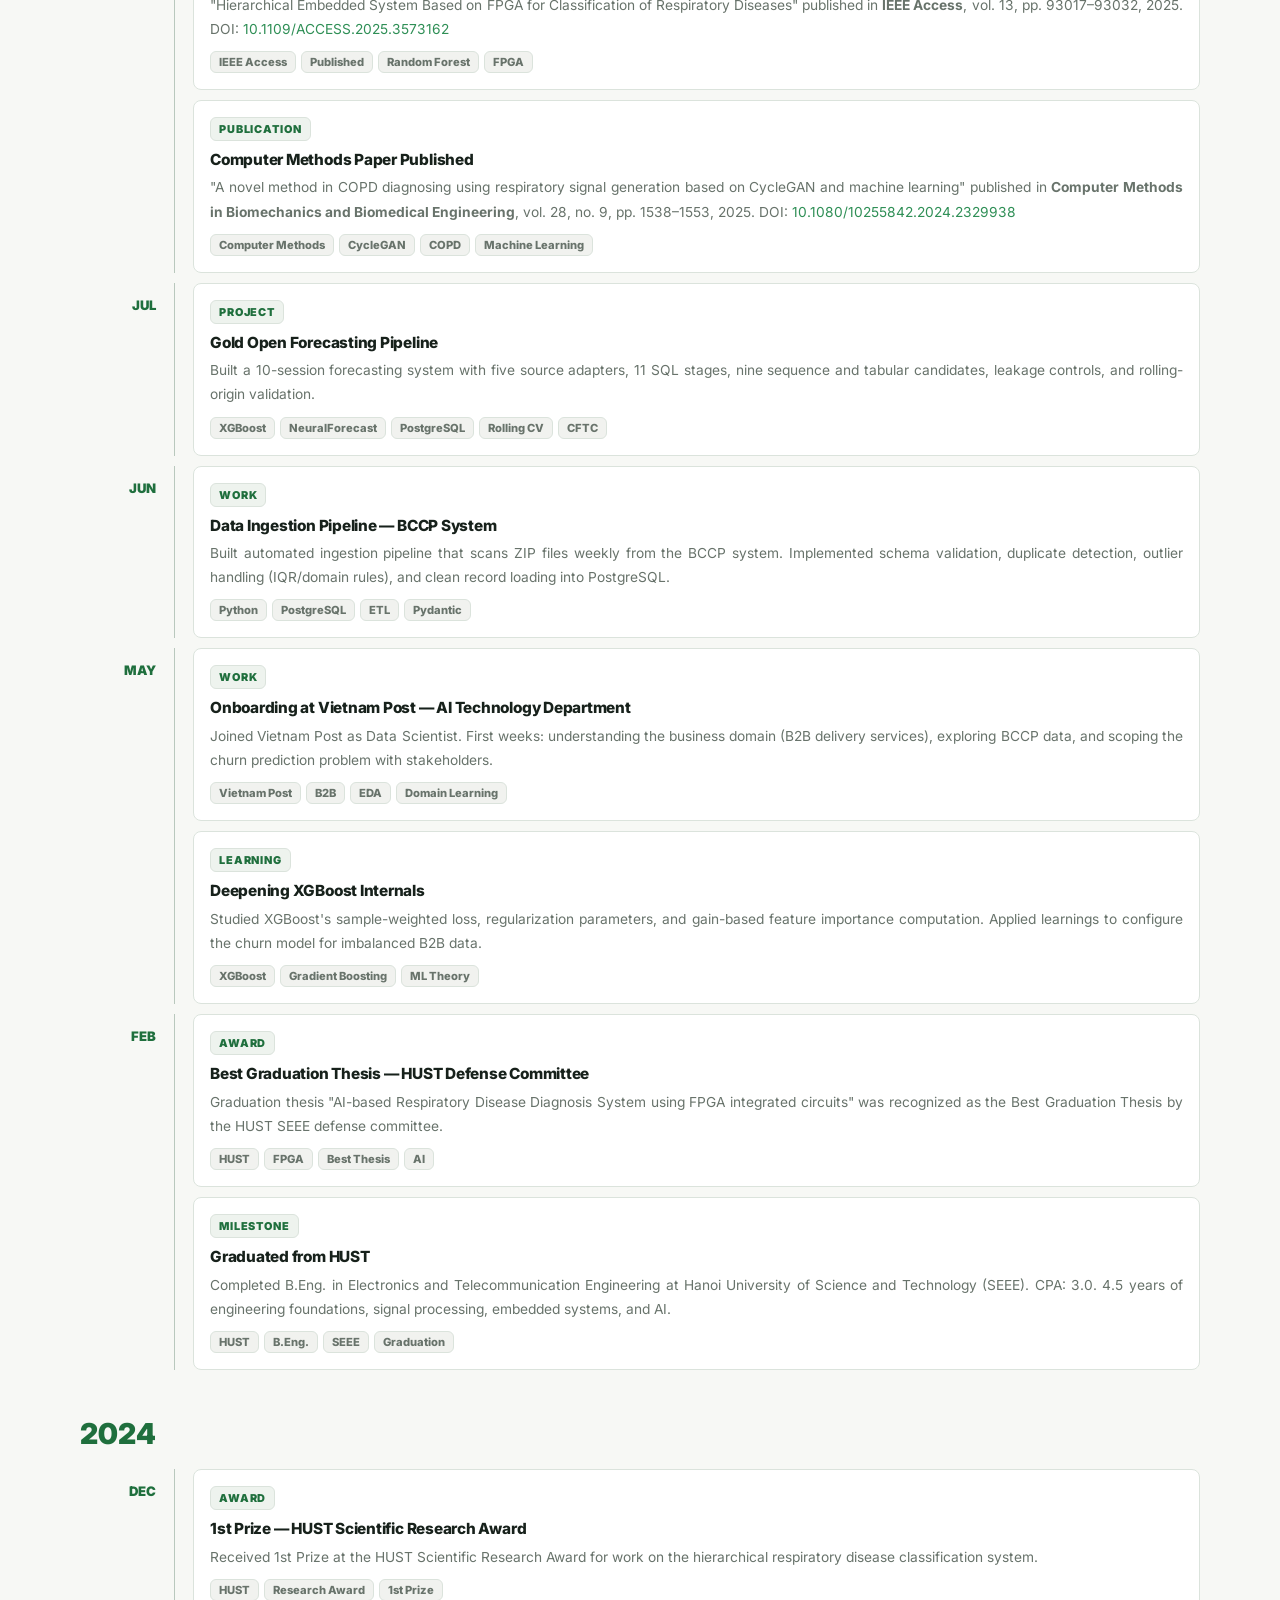
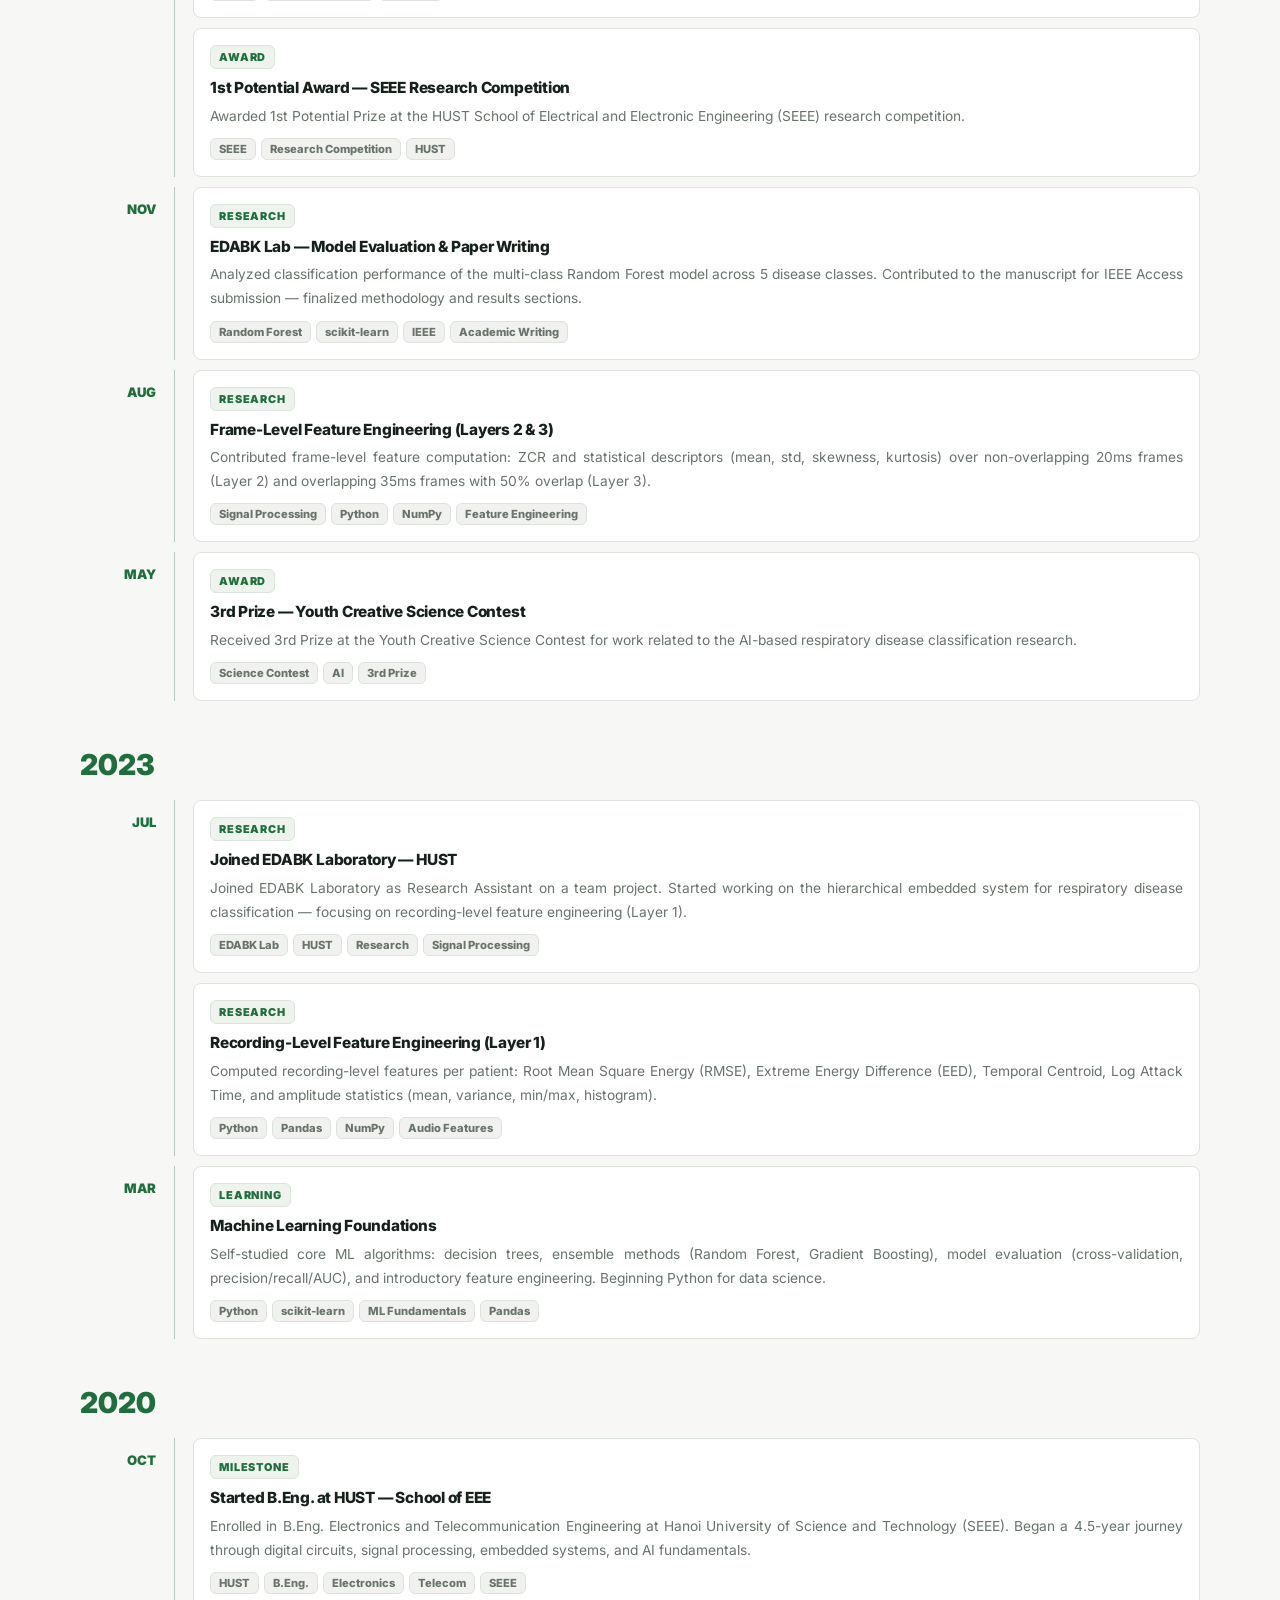
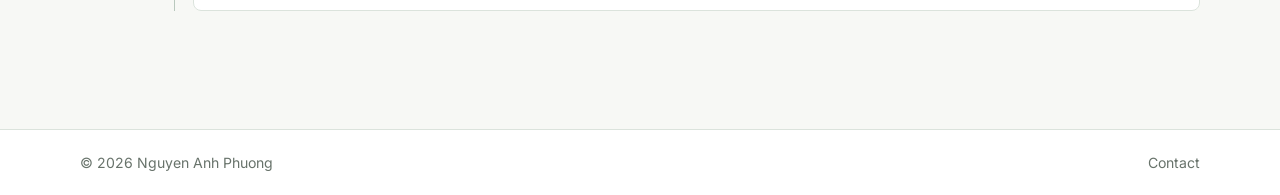
<file: timeline.html>
<!DOCTYPE html>
<html lang="en">
<head>
  <meta charset="UTF-8">
  <meta name="viewport" content="width=device-width, initial-scale=1.0">
  <meta name="description" content="Timeline — Nguyen Anh Phuong's monthly learning journey, work experiences, and milestones from 2020 to present.">
  <title>Timeline | Nguyen Anh Phuong</title>
  <link rel="preconnect" href="https://fonts.googleapis.com">
  <link rel="preconnect" href="https://fonts.gstatic.com" crossorigin>
  <link href="https://fonts.googleapis.com/css2?family=Inter:wght@400;600;700;800;900&display=swap" rel="stylesheet">
  <link rel="stylesheet" href="styles.css?v=20260615-1">
</head>
<body>
<header class="header">
  <div class="container navbar">
    <a class="brand" href="index.html">
      <span class="logo">AP</span>
      <span>Nguyen Anh Phuong<small>Data Scientist</small></span>
    </a>
    <button class="nav-toggle" data-nav-toggle aria-expanded="false">Menu</button>
    <nav class="nav" data-nav>
      <a href="index.html">Home</a>
      <a href="projects.html">Projects</a>
      <a href="about.html">Profile</a>
      <a href="contact.html">Contact</a>
    </nav>
  </div>
</header>

<main>
  <!-- ── Hero ── -->
  <section class="container timeline-page-hero">
    <p class="kicker reveal">Living Journal · Monthly Updates</p>
    <h1 class="reveal"><span class="gradient-text">My Journey</span> — month by month.</h1>
    <p class="hero-text reveal">
      A running log of what I learned, built, experienced, and reflected on — updated monthly.
      From starting university to shipping production ML systems and publishing in IEEE Access.
    </p>
  </section>

  <!-- ── Filters ── -->
  <section class="container" style="padding-bottom: 16px;">
    <div class="tl-filter-bar reveal" id="filter-bar">
      <button class="tl-filter-btn active" data-filter="all">All</button>
      <button class="tl-filter-btn" data-filter="work">Work</button>
      <button class="tl-filter-btn" data-filter="learn">Learning</button>
      <button class="tl-filter-btn" data-filter="award">Awards</button>
      <button class="tl-filter-btn" data-filter="pub">Publication</button>
      <button class="tl-filter-btn" data-filter="project">Projects</button>
    </div>
  </section>

  <!-- ── Timeline content ── -->
  <section class="container section" style="padding-top: 0;">

    <!-- ═══════════════════ 2026 ═══════════════════ -->
    <div class="tl-year-block reveal">
      <div class="tl-year-label">2026</div>

      <!-- HOW TO ADD A NEW MONTH:
           Copy a tl-month-block below, update data-types, month label, and entries.
           data-types should list all entry types in this month, space-separated.
      -->

      <div class="tl-month-block" data-types="work learn">
        <div class="tl-month-label">Jun</div>
        <div class="tl-entries">
          <div class="tl-entry" data-type="work">
            <span class="tl-entry-type type-work">Work</span>
            <h4>Vietnam Post — AI Technology Department</h4>
            <p>Continuing to maintain and improve the B2B churn prediction pipeline. Monitoring weekly batch runs, reviewing Grafana dashboards, and investigating PSI drift alerts on volume-related features.</p>
            <div class="tl-tags"><span>XGBoost</span><span>Airflow</span><span>Grafana</span><span>PostgreSQL</span></div>
          </div>
          <div class="tl-entry" data-type="learn">
            <span class="tl-entry-type type-learn">Learning</span>
            <h4>Portfolio Refresh</h4>
            <p>Rebuilt and redesigned this portfolio website — updated content to reflect real work experience, added a Timeline page for monthly tracking, and improved the design system.</p>
            <div class="tl-tags"><span>HTML/CSS</span><span>Portfolio</span><span>Documentation</span></div>
          </div>
        </div>
      </div>

      <div class="tl-month-block" data-types="work">
        <div class="tl-month-label">May</div>
        <div class="tl-entries">
          <div class="tl-entry" data-type="work">
            <span class="tl-entry-type type-work">Work</span>
            <h4>Pipeline Observability Improvements</h4>
            <p>Added structured logging to all 5 Airflow DAGs. Configured 30-day log retention and implemented fallback patterns to improve pipeline resilience on schema drift or upstream API failures.</p>
            <div class="tl-tags"><span>Airflow</span><span>Kubernetes</span><span>Logging</span><span>Prometheus</span></div>
          </div>
        </div>
      </div>

      <div class="tl-month-block" data-types="work learn">
        <div class="tl-month-label">Apr</div>
        <div class="tl-entries">
          <div class="tl-entry" data-type="work">
            <span class="tl-entry-type type-work">Work</span>
            <h4>Model Versioning System</h4>
            <p>Implemented model bundle versioning — retaining the 10 latest trained models with metadata (training date, window size, feature version, AUC). Enables rollback and retrospective comparison.</p>
            <div class="tl-tags"><span>Python</span><span>PostgreSQL</span><span>Model Registry</span></div>
          </div>
          <div class="tl-entry" data-type="learn">
            <span class="tl-entry-type type-learn">Learning</span>
            <h4>Studying MLOps Patterns</h4>
            <p>Explored patterns for feature store design, model registry architecture, and online/offline feature serving. Applied learnings to improve the existing Airflow pipeline design.</p>
            <div class="tl-tags"><span>MLOps</span><span>Feature Store</span><span>System Design</span></div>
          </div>
        </div>
      </div>

      <div class="tl-month-block" data-types="work">
        <div class="tl-month-label">Mar</div>
        <div class="tl-entries">
          <div class="tl-entry" data-type="work">
            <span class="tl-entry-type type-work">Work</span>
            <h4>Testing Suite Completion</h4>
            <p>Expanded unit-test coverage across settings, EDA, temporal feature generation, dataset preparation, model guardrails, evaluation, and scoring behavior.</p>
            <div class="tl-tags"><span>pytest</span><span>Data Validation</span><span>Model Governance</span><span>Unit Tests</span></div>
          </div>
        </div>
      </div>

      <div class="tl-month-block" data-types="work learn">
        <div class="tl-month-label">Feb</div>
        <div class="tl-entries">
          <div class="tl-entry" data-type="work">
            <span class="tl-entry-type type-work">Work</span>
            <h4>Operational Reason Signals</h4>
            <p>Added gain-based feature reason signals to the scoring pipeline. Each flagged customer record includes three human-readable indicators for customer-care review.</p>
            <div class="tl-tags"><span>Feature Importance</span><span>XGBoost</span><span>Python</span><span>Scoring</span></div>
          </div>
          <div class="tl-entry" data-type="learn">
            <span class="tl-entry-type type-learn">Learning</span>
            <h4>Deepening SQL Window Functions</h4>
            <p>Practiced advanced PostgreSQL: multi-level partitioning, FILTER clauses in aggregations, recursive CTEs. Applied to optimize the sliding-window feature computation in DAG 2.</p>
            <div class="tl-tags"><span>PostgreSQL</span><span>SQL</span><span>Window Functions</span></div>
          </div>
        </div>
      </div>

      <div class="tl-month-block" data-types="work">
        <div class="tl-month-label">Jan</div>
        <div class="tl-entries">
          <div class="tl-entry" data-type="work">
            <span class="tl-entry-type type-work">Work</span>
            <h4>Walk-forward CV Validation Framework</h4>
            <p>Implemented walk-forward validation to select the historical feature-window size without random temporal mixing, with a minimum number of ordered training windows.</p>
            <div class="tl-tags"><span>XGBoost</span><span>Walk-forward Validation</span><span>Temporal ML</span><span>Leakage Control</span></div>
          </div>
        </div>
      </div>
    </div>

    <!-- ═══════════════════ 2025 ═══════════════════ -->
    <div class="tl-year-block reveal">
      <div class="tl-year-label">2025</div>

      <div class="tl-month-block" data-types="work award pub">
        <div class="tl-month-label">Dec</div>
        <div class="tl-entries">
          <div class="tl-entry" data-type="work">
            <span class="tl-entry-type type-work">Work</span>
            <h4>Drift Monitoring Stack — Prometheus + Grafana</h4>
            <p>Built two observability layers for the churn pipeline: PostgreSQL PSI/KS model-quality records and Prometheus/Grafana dashboards for Kubernetes and DAG infrastructure health.</p>
            <div class="tl-tags"><span>Prometheus</span><span>Grafana</span><span>PSI</span><span>KS Test</span></div>
          </div>
        </div>
      </div>

      <div class="tl-month-block" data-types="work learn">
        <div class="tl-month-label">Nov</div>
        <div class="tl-entries">
          <div class="tl-entry" data-type="work">
            <span class="tl-entry-type type-work">Work</span>
            <h4>Feature Engineering — EWMA + Delta-EWMA</h4>
            <p>Implemented multi-signal EWMA and delta-EWMA features to capture smoothed behavior levels and short-term momentum across volume, revenue, complaints, delays, orders, and satisfaction.</p>
            <div class="tl-tags"><span>PostgreSQL</span><span>EWMA</span><span>Feature Engineering</span><span>SQL</span></div>
          </div>
        </div>
      </div>

      <div class="tl-month-block" data-types="work learn">
        <div class="tl-month-label">Oct</div>
        <div class="tl-entries">
          <div class="tl-entry" data-type="work">
            <span class="tl-entry-type type-work">Work</span>
            <h4>Airflow DAG Architecture Design</h4>
            <p>Designed 5-DAG Airflow pipeline orchestrated on Kubernetes with weekly execution. Defined DAG isolation strategy to enable parallel EDA, data quality checks, and scoring without inter-DAG blocking.</p>
            <div class="tl-tags"><span>Airflow</span><span>Kubernetes</span><span>Pipeline Architecture</span></div>
          </div>
          <div class="tl-entry" data-type="learn">
            <span class="tl-entry-type type-learn">Learning</span>
            <h4>Learning Kubernetes Orchestration</h4>
            <p>Studied K8s fundamentals for data pipeline orchestration — pods, deployments, resource limits, and scheduling. Applied to configure Airflow workers for the production churn pipeline.</p>
            <div class="tl-tags"><span>Kubernetes</span><span>Docker</span><span>Infrastructure</span></div>
          </div>
        </div>
      </div>

      <div class="tl-month-block" data-types="work">
        <div class="tl-month-label">Sep</div>
        <div class="tl-entries">
          <div class="tl-entry" data-type="work">
            <span class="tl-entry-type type-work">Work</span>
            <h4>Semi-supervised Labeling Strategy</h4>
            <p>Designed the semi-supervised labeling approach for dataset preparation: prototype selection + label propagation to handle sparse ground-truth churn labels in historical BCCP data.</p>
            <div class="tl-tags"><span>Semi-supervised Learning</span><span>Label Propagation</span><span>Python</span></div>
          </div>
        </div>
      </div>

      <div class="tl-month-block" data-types="work learn pub">
        <div class="tl-month-label">Aug</div>
        <div class="tl-entries">
          <div class="tl-entry" data-type="pub">
            <span class="tl-entry-type type-pub">Publication</span>
            <h4>IEEE Access Paper Published Online</h4>
            <p>
              "Hierarchical Embedded System Based on FPGA for Classification of Respiratory Diseases" published in
              <strong>IEEE Access</strong>, vol. 13, pp. 93017–93032, 2025.
              DOI: <a href="https://doi.org/10.1109/ACCESS.2025.3573162" target="_blank" rel="noreferrer" style="color:var(--green)">10.1109/ACCESS.2025.3573162</a>
            </p>
            <div class="tl-tags"><span>IEEE Access</span><span>Published</span><span>Random Forest</span><span>FPGA</span></div>
          </div>
          <div class="tl-entry" data-type="pub">
            <span class="tl-entry-type type-pub">Publication</span>
            <h4>Computer Methods Paper Published</h4>
            <p>
              "A novel method in COPD diagnosing using respiratory signal generation based on CycleGAN and machine learning" published in
              <strong>Computer Methods in Biomechanics and Biomedical Engineering</strong>, vol. 28, no. 9, pp. 1538–1553, 2025.
              DOI: <a href="https://doi.org/10.1080/10255842.2024.2329938" target="_blank" rel="noreferrer" style="color:var(--green)">10.1080/10255842.2024.2329938</a>
            </p>
            <div class="tl-tags"><span>Computer Methods</span><span>CycleGAN</span><span>COPD</span><span>Machine Learning</span></div>
          </div>
        </div>
      </div>

      <div class="tl-month-block" data-types="work project">
        <div class="tl-month-label">Jul</div>
        <div class="tl-entries">
          <div class="tl-entry" data-type="project">
            <span class="tl-entry-type type-project">Project</span>
            <h4>Gold Open Forecasting Pipeline</h4>
            <p>Built a 10-session forecasting system with five source adapters, 11 SQL stages, nine sequence and tabular candidates, leakage controls, and rolling-origin validation.</p>
            <div class="tl-tags"><span>XGBoost</span><span>NeuralForecast</span><span>PostgreSQL</span><span>Rolling CV</span><span>CFTC</span></div>
          </div>
        </div>
      </div>

      <div class="tl-month-block" data-types="work learn">
        <div class="tl-month-label">Jun</div>
        <div class="tl-entries">
          <div class="tl-entry" data-type="work">
            <span class="tl-entry-type type-work">Work</span>
            <h4>Data Ingestion Pipeline — BCCP System</h4>
            <p>Built automated ingestion pipeline that scans ZIP files weekly from the BCCP system. Implemented schema validation, duplicate detection, outlier handling (IQR/domain rules), and clean record loading into PostgreSQL.</p>
            <div class="tl-tags"><span>Python</span><span>PostgreSQL</span><span>ETL</span><span>Pydantic</span></div>
          </div>
        </div>
      </div>

      <div class="tl-month-block" data-types="work learn">
        <div class="tl-month-label">May</div>
        <div class="tl-entries">
          <div class="tl-entry" data-type="work">
            <span class="tl-entry-type type-work">Work</span>
            <h4>Onboarding at Vietnam Post — AI Technology Department</h4>
            <p>Joined Vietnam Post as Data Scientist. First weeks: understanding the business domain (B2B delivery services), exploring BCCP data, and scoping the churn prediction problem with stakeholders.</p>
            <div class="tl-tags"><span>Vietnam Post</span><span>B2B</span><span>EDA</span><span>Domain Learning</span></div>
          </div>
          <div class="tl-entry" data-type="learn">
            <span class="tl-entry-type type-learn">Learning</span>
            <h4>Deepening XGBoost Internals</h4>
            <p>Studied XGBoost's sample-weighted loss, regularization parameters, and gain-based feature importance computation. Applied learnings to configure the churn model for imbalanced B2B data.</p>
            <div class="tl-tags"><span>XGBoost</span><span>Gradient Boosting</span><span>ML Theory</span></div>
          </div>
        </div>
      </div>

      <div class="tl-month-block" data-types="award pub">
        <div class="tl-month-label">Feb</div>
        <div class="tl-entries">
          <div class="tl-entry" data-type="award">
            <span class="tl-entry-type type-award">Award</span>
            <h4>Best Graduation Thesis — HUST Defense Committee</h4>
            <p>Graduation thesis "AI-based Respiratory Disease Diagnosis System using FPGA integrated circuits" was recognized as the Best Graduation Thesis by the HUST SEEE defense committee.</p>
            <div class="tl-tags"><span>HUST</span><span>FPGA</span><span>Best Thesis</span><span>AI</span></div>
          </div>
          <div class="tl-entry" data-type="learn">
            <span class="tl-entry-type type-learn">Milestone</span>
            <h4>Graduated from HUST</h4>
            <p>Completed B.Eng. in Electronics and Telecommunication Engineering at Hanoi University of Science and Technology (SEEE). CPA: 3.0. 4.5 years of engineering foundations, signal processing, embedded systems, and AI.</p>
            <div class="tl-tags"><span>HUST</span><span>B.Eng.</span><span>SEEE</span><span>Graduation</span></div>
          </div>
        </div>
      </div>
    </div>

    <!-- ═══════════════════ 2024 ═══════════════════ -->
    <div class="tl-year-block reveal">
      <div class="tl-year-label">2024</div>

      <div class="tl-month-block" data-types="award learn">
        <div class="tl-month-label">Dec</div>
        <div class="tl-entries">
          <div class="tl-entry" data-type="award">
            <span class="tl-entry-type type-award">Award</span>
            <h4>1st Prize — HUST Scientific Research Award</h4>
            <p>Received 1st Prize at the HUST Scientific Research Award for work on the hierarchical respiratory disease classification system.</p>
            <div class="tl-tags"><span>HUST</span><span>Research Award</span><span>1st Prize</span></div>
          </div>
          <div class="tl-entry" data-type="award">
            <span class="tl-entry-type type-award">Award</span>
            <h4>1st Potential Award — SEEE Research Competition</h4>
            <p>Awarded 1st Potential Prize at the HUST School of Electrical and Electronic Engineering (SEEE) research competition.</p>
            <div class="tl-tags"><span>SEEE</span><span>Research Competition</span><span>HUST</span></div>
          </div>
        </div>
      </div>

      <div class="tl-month-block" data-types="learn work">
        <div class="tl-month-label">Nov</div>
        <div class="tl-entries">
          <div class="tl-entry" data-type="work">
            <span class="tl-entry-type type-work">Research</span>
            <h4>EDABK Lab — Model Evaluation &amp; Paper Writing</h4>
            <p>Analyzed classification performance of the multi-class Random Forest model across 5 disease classes. Contributed to the manuscript for IEEE Access submission — finalized methodology and results sections.</p>
            <div class="tl-tags"><span>Random Forest</span><span>scikit-learn</span><span>IEEE</span><span>Academic Writing</span></div>
          </div>
        </div>
      </div>

      <div class="tl-month-block" data-types="learn work">
        <div class="tl-month-label">Aug</div>
        <div class="tl-entries">
          <div class="tl-entry" data-type="work">
            <span class="tl-entry-type type-work">Research</span>
            <h4>Frame-Level Feature Engineering (Layers 2 &amp; 3)</h4>
            <p>Contributed frame-level feature computation: ZCR and statistical descriptors (mean, std, skewness, kurtosis) over non-overlapping 20ms frames (Layer 2) and overlapping 35ms frames with 50% overlap (Layer 3).</p>
            <div class="tl-tags"><span>Signal Processing</span><span>Python</span><span>NumPy</span><span>Feature Engineering</span></div>
          </div>
        </div>
      </div>

      <div class="tl-month-block" data-types="award">
        <div class="tl-month-label">May</div>
        <div class="tl-entries">
          <div class="tl-entry" data-type="award">
            <span class="tl-entry-type type-award">Award</span>
            <h4>3rd Prize — Youth Creative Science Contest</h4>
            <p>Received 3rd Prize at the Youth Creative Science Contest for work related to the AI-based respiratory disease classification research.</p>
            <div class="tl-tags"><span>Science Contest</span><span>AI</span><span>3rd Prize</span></div>
          </div>
        </div>
      </div>
    </div>

    <!-- ═══════════════════ 2023 ═══════════════════ -->
    <div class="tl-year-block reveal">
      <div class="tl-year-label">2023</div>

      <div class="tl-month-block" data-types="work learn">
        <div class="tl-month-label">Jul</div>
        <div class="tl-entries">
          <div class="tl-entry" data-type="work">
            <span class="tl-entry-type type-work">Research</span>
            <h4>Joined EDABK Laboratory — HUST</h4>
            <p>Joined EDABK Laboratory as Research Assistant on a team project. Started working on the hierarchical embedded system for respiratory disease classification — focusing on recording-level feature engineering (Layer 1).</p>
            <div class="tl-tags"><span>EDABK Lab</span><span>HUST</span><span>Research</span><span>Signal Processing</span></div>
          </div>
          <div class="tl-entry" data-type="work">
            <span class="tl-entry-type type-work">Research</span>
            <h4>Recording-Level Feature Engineering (Layer 1)</h4>
            <p>Computed recording-level features per patient: Root Mean Square Energy (RMSE), Extreme Energy Difference (EED), Temporal Centroid, Log Attack Time, and amplitude statistics (mean, variance, min/max, histogram).</p>
            <div class="tl-tags"><span>Python</span><span>Pandas</span><span>NumPy</span><span>Audio Features</span></div>
          </div>
        </div>
      </div>

      <div class="tl-month-block" data-types="learn">
        <div class="tl-month-label">Mar</div>
        <div class="tl-entries">
          <div class="tl-entry" data-type="learn">
            <span class="tl-entry-type type-learn">Learning</span>
            <h4>Machine Learning Foundations</h4>
            <p>Self-studied core ML algorithms: decision trees, ensemble methods (Random Forest, Gradient Boosting), model evaluation (cross-validation, precision/recall/AUC), and introductory feature engineering. Beginning Python for data science.</p>
            <div class="tl-tags"><span>Python</span><span>scikit-learn</span><span>ML Fundamentals</span><span>Pandas</span></div>
          </div>
        </div>
      </div>
    </div>

    <!-- ═══════════════════ 2020 ═══════════════════ -->
    <div class="tl-year-block reveal">
      <div class="tl-year-label">2020</div>

      <div class="tl-month-block" data-types="learn">
        <div class="tl-month-label">Oct</div>
        <div class="tl-entries">
          <div class="tl-entry" data-type="learn">
            <span class="tl-entry-type type-learn">Milestone</span>
            <h4>Started B.Eng. at HUST — School of EEE</h4>
            <p>Enrolled in B.Eng. Electronics and Telecommunication Engineering at Hanoi University of Science and Technology (SEEE). Began a 4.5-year journey through digital circuits, signal processing, embedded systems, and AI fundamentals.</p>
            <div class="tl-tags"><span>HUST</span><span>B.Eng.</span><span>Electronics</span><span>Telecom</span><span>SEEE</span></div>
          </div>
        </div>
      </div>
    </div>

  </section>

</main>

<footer class="footer">
  <div class="container">
    <span>© <span data-year></span> Nguyen Anh Phuong</span>
    <a href="contact.html">Contact</a>
  </div>
</footer>
<script src="script.js"></script>
</body>
</html>
</file>
<file: styles.css>
:root {
  --bg: #f7f8f5;
  --surface: #ffffff;
  --surface-soft: #eef3ee;
  --surface-muted: #f1f2ef;
  --text: #17211b;
  --soft: #2c3d33;
  --muted: #68736b;
  --line: #dbe3dc;
  --line-strong: #b9c8bd;
  --green: #2f8f56;
  --green-dark: #1f6f3d;
  --green-soft: #e3f0e7;
  --grey: #818982;
  --amber: #a96d22;
  --red: #b84a4a;
  --shadow: 0 10px 28px rgba(23, 33, 27, .06);
  --radius: 8px;
  --max: 1120px;
}

* { box-sizing: border-box; }
html { scroll-behavior: smooth; }
body {
  margin: 0;
  min-height: 100vh;
  color: var(--text);
  background: var(--bg);
  font-family: Inter, system-ui, -apple-system, BlinkMacSystemFont, "Segoe UI", sans-serif;
  hyphens: none;
  overflow-wrap: normal;
  word-break: normal;
}

body::before {
  content: "";
  position: fixed;
  inset: 0;
  pointer-events: none;
  background-image:
    linear-gradient(var(--line) 1px, transparent 1px),
    linear-gradient(90deg, var(--line) 1px, transparent 1px);
  background-size: 48px 48px;
  opacity: .28;
}

img, svg { display: block; max-width: 100%; }
a { color: inherit; text-decoration: none; }
p {
  margin: 0;
  color: var(--muted);
  line-height: 1.75;
  text-align: justify;
  text-align-last: left;
  text-justify: inter-word;
  hyphens: none;
  overflow-wrap: normal;
  word-break: normal;
}
h1, h2, h3, h4 { margin: 0; color: var(--text); letter-spacing: -.015em; }
h1 { max-width: 980px; font-size: 4.6rem; line-height: .98; font-weight: 900; letter-spacing: -.035em; }
h2 { font-size: 2.35rem; line-height: 1.08; font-weight: 900; letter-spacing: -.025em; }
h3 { font-size: 1.08rem; line-height: 1.3; font-weight: 800; }
h4 { font-size: .96rem; line-height: 1.35; font-weight: 800; }
code {
  padding: 2px 6px;
  border: 1px solid var(--line);
  border-radius: 6px;
  background: var(--surface-soft);
  color: var(--green-dark);
  font-size: .9em;
}

.container {
  position: relative;
  width: min(var(--max), calc(100% - 40px));
  margin-inline: auto;
}

.header {
  position: sticky;
  top: 0;
  z-index: 40;
  border-bottom: 1px solid var(--line);
  background: rgba(247, 248, 245, .92);
  backdrop-filter: blur(16px);
}

.navbar {
  min-height: 68px;
  display: flex;
  align-items: center;
  justify-content: space-between;
  gap: 20px;
}

.brand {
  display: flex;
  align-items: center;
  gap: 12px;
  font-weight: 900;
}

.logo {
  width: 40px;
  height: 40px;
  display: grid;
  place-items: center;
  border: 1px solid var(--line-strong);
  border-radius: var(--radius);
  background: var(--surface);
  color: var(--green-dark);
  font-size: .82rem;
  font-weight: 900;
  box-shadow: var(--shadow);
}

.brand small {
  display: block;
  margin-top: 2px;
  color: var(--muted);
  font-size: .68rem;
  font-weight: 800;
  text-transform: uppercase;
}

.nav {
  display: flex;
  align-items: center;
  gap: 4px;
  padding: 4px;
  border: 1px solid var(--line);
  border-radius: var(--radius);
  background: var(--surface);
}

.nav a {
  min-height: 34px;
  display: inline-flex;
  align-items: center;
  padding: 0 12px;
  border-radius: 6px;
  color: var(--muted);
  font-size: .84rem;
  font-weight: 800;
}

.nav a:hover,
.nav a.active {
  color: var(--green-dark);
  background: var(--green-soft);
}

.nav-toggle {
  display: none;
  min-height: 38px;
  padding: 0 12px;
  border: 1px solid var(--line-strong);
  border-radius: var(--radius);
  background: var(--surface);
  color: var(--text);
  font: inherit;
  font-weight: 800;
  cursor: pointer;
}

.btn,
.btn-case,
.btn-gh {
  min-height: 42px;
  display: inline-flex;
  align-items: center;
  justify-content: center;
  gap: 8px;
  padding: 0 16px;
  border: 1px solid var(--line-strong);
  border-radius: var(--radius);
  background: var(--surface);
  color: var(--soft);
  font: inherit;
  font-size: .84rem;
  font-weight: 900;
  cursor: pointer;
}

.btn:hover,
.btn-case:hover,
.btn-gh:hover {
  border-color: var(--green);
  color: var(--green-dark);
  background: var(--green-soft);
}

.btn-primary,
.btn-case {
  border-color: var(--green-dark);
  background: var(--green-dark);
  color: #fff;
}

.btn-primary:hover,
.btn-case:hover {
  background: var(--green);
  color: #fff;
}

.btn-block { width: 100%; }
.project-actions { display: flex; flex-wrap: wrap; gap: 10px; margin-top: 18px; }

.hero {
  min-height: auto;
  display: grid;
  grid-template-columns: minmax(0, 1.1fr) minmax(320px, .9fr);
  gap: 56px;
  align-items: center;
  padding: 118px 0 92px;
}

.home-hero {
  gap: 38px;
  align-items: start;
  padding: 58px 0 34px;
}

.home-hero .intro-panel {
  margin-top: 58px;
}

.hero-copy {
  display: grid;
  gap: 22px;
}

.profile-card {
  display: grid;
  grid-template-columns: 210px minmax(0, 1fr);
  gap: 22px;
  align-items: center;
}

.profile-card h1 {
  font-size: 3.15rem;
  line-height: 1.02;
}

.profile-photo {
  width: 210px;
  aspect-ratio: 3 / 4;
  object-fit: cover;
  object-position: center 26%;
  border: 1px solid var(--line-strong);
  border-radius: var(--radius);
  background: var(--surface);
}

.profile-points {
  margin: 16px 0 0;
  padding-left: 18px;
  color: var(--muted);
  line-height: 1.75;
}

.profile-points li {
  margin: 4px 0;
  text-align: justify;
  text-align-last: left;
  text-justify: inter-word;
}

.home-summary-grid {
  grid-column: 1 / -1;
  display: grid;
  grid-template-columns: repeat(2, minmax(0, 1fr));
  gap: 18px;
  width: 100%;
}

.home-summary-card {
  min-height: 168px;
  padding: 20px;
  border: 1px solid var(--line);
  border-radius: var(--radius);
  background: var(--surface);
  box-shadow: var(--shadow);
}

.home-summary-card h2 {
  color: var(--text);
  font-size: 1rem;
  line-height: 1.25;
}

.home-summary-card p {
  margin-top: 10px;
  color: var(--muted);
  font-size: .88rem;
  line-height: 1.7;
}

.kicker {
  margin-bottom: 14px;
  color: var(--green-dark);
  font-size: .74rem;
  font-weight: 900;
  letter-spacing: .14em;
  text-transform: uppercase;
}

.gradient-text {
  color: var(--green-dark);
  background: none;
  -webkit-background-clip: initial;
  background-clip: initial;
}

.hero-text {
  max-width: 760px;
  margin-top: 18px;
  font-size: 1.02rem;
}

.hero-actions,
.hero-meta {
  display: flex;
  flex-wrap: wrap;
  gap: 10px;
}

.hero-actions { margin-top: 4px; }

.meta-pill {
  display: inline-flex;
  align-items: center;
  min-height: 34px;
  padding: 0 12px;
  border: 1px solid var(--line);
  border-radius: var(--radius);
  background: var(--surface);
  color: var(--muted);
  font-size: .78rem;
  font-weight: 800;
}

.meta-pill strong { margin-right: 5px; color: var(--soft); }

.intro-panel,
.pmap-widget {
  border: 1px solid var(--line);
  border-radius: var(--radius);
  background: var(--surface);
  box-shadow: var(--shadow);
}

.intro-panel { padding: 22px; }

.signal-grid {
  display: grid;
  grid-template-columns: repeat(3, 1fr);
  border: 1px solid var(--line);
  border-radius: var(--radius);
  overflow: hidden;
  background: var(--surface);
}

.signal-cell {
  min-height: 108px;
  display: grid;
  align-content: end;
  gap: 8px;
  padding: 14px;
  border-right: 1px solid var(--line);
}

.signal-cell:last-child { border-right: 0; }
.signal-cell span { color: var(--muted); font-size: .72rem; font-weight: 900; text-transform: uppercase; }
.signal-cell b { color: var(--green-dark); font-size: 1.45rem; }

.pmap-widget { padding: 20px; }
.pmap-widget-head,
.chart-head {
  display: flex;
  align-items: center;
  justify-content: space-between;
  gap: 12px;
  margin-bottom: 14px;
}
.pmap-widget-head h3,
.chart-head strong {
  color: var(--text);
  font-size: .88rem;
}
.pmap-widget-head span,
.chart-head span {
  color: var(--muted);
  font-size: .78rem;
  font-weight: 800;
}

.pmap-row {
  display: grid;
  grid-template-columns: 34px 1fr;
  gap: 12px;
  padding: 14px 0;
  border-top: 1px solid var(--line);
}
.pmap-row:hover h4 { color: var(--green-dark); }
.pmap-row-num,
.pillar-num,
.card-icon,
.timeline-num {
  width: 34px;
  height: 34px;
  display: grid;
  place-items: center;
  border: 1px solid var(--line);
  border-radius: var(--radius);
  background: var(--green-soft);
  color: var(--green-dark);
  font-size: .78rem;
  font-weight: 900;
}
.pmap-row p { margin-top: 3px; font-size: .82rem; line-height: 1.5; }
.pmap-outputs {
  margin-top: 12px;
  padding-top: 14px;
  border-top: 1px solid var(--line);
}
.pmap-outputs-label {
  color: var(--muted);
  font-size: .7rem;
  font-weight: 900;
  letter-spacing: .12em;
  text-transform: uppercase;
}

.section { padding: 72px 0; }
.home-projects { padding-top: 36px; }
.home-projects .grid-3 > .card {
  min-height: 100%;
  display: flex;
  flex-direction: column;
}
.home-projects .card h3 {
  font-size: 1.42rem;
  line-height: 1.2;
  min-height: 54px;
}
.home-projects .card > p {
  min-height: 138px;
  margin-top: 16px;
  font-size: 1rem;
  line-height: 1.65;
}
.home-projects .stat-grid,
.home-projects .chart-card {
  margin-top: 0 !important;
}
.home-projects .tag-row {
  min-height: 82px;
  align-content: flex-start;
}
.home-projects .project-actions {
  margin-top: auto;
  padding-top: 18px;
}
.section-top {
  display: grid;
  grid-template-columns: minmax(0, .95fr) minmax(280px, .65fr);
  gap: 32px;
  align-items: end;
  margin-bottom: 28px;
  padding-bottom: 20px;
  border-bottom: 1px solid var(--line);
}
.section-top p { max-width: 580px; }

.grid-4 { display: grid; grid-template-columns: repeat(4, 1fr); gap: 14px; }
.grid-3 { display: grid; grid-template-columns: repeat(3, 1fr); gap: 14px; }
.grid-2 { display: grid; grid-template-columns: repeat(2, 1fr); gap: 14px; }

.card,
.chart-card,
.project-card,
.pmap-card,
.tl-entry {
  border: 1px solid var(--line);
  border-radius: var(--radius);
  background: var(--surface);
  box-shadow: none;
}

.card {
  padding: 22px;
}

.card:hover,
.project-card:hover,
.pmap-card:hover,
.tl-entry:hover {
  border-color: var(--line-strong);
}

.card h3 { margin-bottom: 10px; }
.card ul,
.case-body ul {
  margin: 14px 0 0;
  padding-left: 18px;
  color: var(--muted);
  line-height: 1.8;
}

.card-grey {
  background: var(--surface-soft);
  border-color: var(--line-strong);
  box-shadow: none;
}

.tag-row { display: flex; flex-wrap: wrap; gap: 7px; margin-top: 16px; }
.tag,
.tag-grey,
.chip,
.pmap-badge {
  display: inline-flex;
  align-items: center;
  min-height: 26px;
  padding: 0 9px;
  border: 1px solid var(--line);
  border-radius: 6px;
  background: var(--surface-soft);
  color: var(--green-dark);
  font-size: .72rem;
  font-weight: 800;
}
.tag-grey,
.pmap-badge.grey {
  background: var(--surface-muted);
  color: var(--muted);
}

.project-card { overflow: hidden; }
.projects-hero {
  display: grid;
  grid-template-columns: minmax(0, 1.05fr) minmax(300px, .65fr);
  gap: 44px;
  align-items: end;
  padding: 72px 0 34px;
  border-bottom: 1px solid var(--line);
}
.projects-hero h1 {
  max-width: 760px;
  font-size: 3.7rem;
}
.projects-hero > p {
  max-width: 520px;
  padding-bottom: 4px;
  font-size: 1rem;
}
.projects-overview {
  display: grid;
  grid-template-columns: repeat(3, minmax(0, 1fr));
  margin-top: 20px;
  overflow: hidden;
  border: 1px solid var(--line);
  border-radius: var(--radius);
  background: var(--surface);
}
.projects-overview > div {
  min-height: 96px;
  padding: 16px;
  border-right: 1px solid var(--line);
}
.projects-overview > div:last-child { border-right: 0; }
.projects-overview span,
.projects-overview b,
.projects-overview small {
  display: block;
}
.projects-overview span {
  color: var(--green-dark);
  font-size: .68rem;
  font-weight: 900;
}
.projects-overview b {
  margin-top: 8px;
  color: var(--text);
  font-size: .92rem;
}
.projects-overview small {
  margin-top: 4px;
  color: var(--muted);
  line-height: 1.4;
}
.projects-list-section {
  padding-top: 28px;
}
.projects-list {
  display: grid;
  gap: 22px;
}
.projects-list .project-card {
  display: grid;
  grid-template-columns: minmax(360px, .9fr) minmax(0, 1.1fr);
  align-items: stretch;
  padding: 0;
}
.projects-list .project-card-featured {
  border-color: var(--green);
  box-shadow: 0 12px 30px rgba(31, 111, 61, .08);
}
.projects-list .project-visual {
  min-height: 100%;
  border-right: 1px solid var(--line);
  border-bottom: 0;
}
.projects-list .project-copy {
  min-height: 100%;
  display: flex;
  flex-direction: column;
}
.projects-list .project-copy h3 {
  min-height: 34px;
  font-size: 1.55rem;
  line-height: 1.18;
}
.projects-list .project-copy h2 {
  margin-top: 14px;
  font-size: 1.75rem;
  line-height: 1.1;
}
.projects-list .project-copy p {
  min-height: 76px;
  margin-top: 14px;
  font-size: 1rem;
  line-height: 1.65;
}
.projects-list .project-copy ul {
  min-height: 84px;
  margin-top: 14px;
}
.projects-list .metrics,
.projects-list .project-copy > .stat-grid,
.projects-list .project-copy > .chart-card {
  margin-top: 0;
}
.projects-list .tag-row {
  min-height: 64px;
  align-content: flex-start;
}
.projects-list .project-actions {
  margin-top: auto;
  padding-top: 18px;
}
.project-card-topline {
  display: flex;
  justify-content: space-between;
  gap: 12px;
  align-items: center;
}
.project-type {
  color: var(--muted);
  font-size: .7rem;
  font-weight: 900;
  letter-spacing: .08em;
  text-transform: uppercase;
}
.project-visual {
  gap: 18px;
}
.project-visual-head span,
.project-visual-head b {
  display: block;
}
.project-visual-head span {
  color: var(--green-dark);
  font-size: .68rem;
  font-weight: 900;
  letter-spacing: .1em;
  text-transform: uppercase;
}
.project-visual-head b {
  margin-top: 7px;
  color: var(--text);
  font-size: 1.08rem;
  line-height: 1.35;
}
.project-flow {
  display: grid;
  grid-template-columns: 1fr auto 1fr auto 1fr;
  gap: 7px;
  align-items: center;
}
.project-flow > div,
.project-layer-stack > div,
.project-hierarchy > div {
  padding: 13px;
  border: 1px solid var(--line);
  border-radius: var(--radius);
  background: var(--surface);
}
.project-flow span,
.project-flow b,
.project-flow small,
.project-layer-stack span,
.project-layer-stack b,
.project-hierarchy span,
.project-hierarchy b {
  display: block;
}
.project-flow span,
.project-layer-stack span,
.project-hierarchy span {
  color: var(--green-dark);
  font-size: .66rem;
  font-weight: 900;
  text-transform: uppercase;
}
.project-flow b,
.project-layer-stack b,
.project-hierarchy b {
  margin-top: 6px;
  color: var(--text);
  font-size: .8rem;
}
.project-flow small {
  margin-top: 4px;
  color: var(--muted);
  line-height: 1.35;
}
.project-flow i {
  color: var(--green-dark);
  font-style: normal;
  font-weight: 900;
}
.project-layer-stack {
  display: grid;
  gap: 8px;
}
.project-layer-stack > div {
  display: flex;
  justify-content: space-between;
  gap: 12px;
  align-items: center;
}
.project-layer-stack b { margin-top: 0; text-align: right; }
.project-hierarchy {
  display: grid;
  grid-template-columns: repeat(2, minmax(0, 1fr));
  gap: 8px;
}
.project-visual-stats {
  display: grid;
  grid-template-columns: repeat(3, minmax(0, 1fr));
  gap: 8px;
}
.project-visual-stats > div {
  padding: 11px;
  border-top: 1px solid var(--line-strong);
}
.project-visual-stats span,
.project-visual-stats b {
  display: block;
}
.project-visual-stats span {
  color: var(--muted);
  font-size: .64rem;
  font-weight: 900;
  text-transform: uppercase;
}
.project-visual-stats b {
  margin-top: 5px;
  color: var(--text);
  font-size: .86rem;
}
.project-sar {
  display: grid;
  grid-template-columns: repeat(3, minmax(0, 1fr));
  gap: 8px;
  margin-top: 18px;
}
.project-sar > div {
  min-height: 116px;
  padding: 12px;
  border: 1px solid var(--line);
  border-radius: var(--radius);
  background: var(--surface-muted);
}
.project-sar span,
.project-sar b {
  display: block;
}
.project-sar span {
  color: var(--green-dark);
  font-size: .64rem;
  font-weight: 900;
  text-transform: uppercase;
}
.project-sar b {
  margin-top: 6px;
  color: var(--text);
  font-size: .76rem;
  line-height: 1.45;
}
.project-card .pipeline {
  grid-template-columns: repeat(2, minmax(0, 1fr));
}
.project-card .pipeline-step {
  min-height: auto;
}
.project-visual {
  min-height: 184px;
  display: grid;
  align-content: center;
  padding: 18px;
  border-bottom: 1px solid var(--line);
  background: var(--surface-soft);
}
.project-copy { padding: 22px; }
.project-copy h3 { font-size: 1.24rem; }
.project-copy p { margin-top: 10px; }
.metrics,
.stat-grid {
  display: grid;
  grid-template-columns: repeat(3, 1fr);
  gap: 8px;
}
.metric,
.stat {
  min-height: 80px;
  padding: 12px;
  border: 1px solid var(--line);
  border-radius: var(--radius);
  background: var(--surface);
}
.metric span,
.stat span {
  display: block;
  color: var(--muted);
  font-size: .68rem;
  font-weight: 900;
  text-transform: uppercase;
}
.metric b,
.stat b {
  display: block;
  margin-top: 6px;
  color: var(--text);
  font-size: 1.25rem;
}
.stat em {
  display: block;
  margin-top: 3px;
  color: var(--green-dark);
  font-size: .72rem;
  font-style: normal;
  font-weight: 800;
}

.pmap-card {
  display: grid;
  gap: 10px;
  padding: 18px;
}
.pmap-num,
.tech-group-label {
  color: var(--green-dark);
  font-size: .7rem;
  font-weight: 900;
  letter-spacing: .12em;
  text-transform: uppercase;
}
.pmap-card p { font-size: .84rem; line-height: 1.58; }

.tech-chips { display: flex; flex-wrap: wrap; gap: 6px; }
.tech-group-label { margin-bottom: 10px; }

.pipeline {
  display: grid;
  grid-template-columns: repeat(5, minmax(0, 1fr));
  gap: 8px;
}
.decision-flow .pipeline {
  grid-template-columns: repeat(4, minmax(0, 1fr));
}
.decision-flow .stat-grid {
  grid-template-columns: repeat(2, minmax(0, 1fr));
}
.gold-flow .pipeline {
  grid-template-columns: repeat(3, minmax(0, 1fr));
}
.gold-flow .stat-grid {
  grid-template-columns: repeat(2, minmax(0, 1fr));
}
.pipeline-step {
  min-height: 112px;
  padding: 12px;
  border: 1px solid var(--line);
  border-radius: var(--radius);
  background: var(--surface);
}
.pipeline-step span {
  color: var(--green-dark);
  font-size: .72rem;
  font-weight: 900;
  text-transform: uppercase;
}
.pipeline-step b {
  display: block;
  margin: 8px 0 5px;
  color: var(--text);
  line-height: 1.25;
}
.pipeline-step small {
  display: block;
  color: var(--muted);
  font-size: .76rem;
  line-height: 1.45;
}

.chart-card {
  padding: 16px;
  background: var(--surface);
}
.bar-row {
  display: grid;
  grid-template-columns: 132px minmax(90px, 1fr) 48px;
  gap: 8px;
  align-items: center;
  margin: 9px 0;
  color: var(--muted);
  font-size: .8rem;
}
.bar {
  height: 8px;
  overflow: hidden;
  border-radius: 999px;
  background: var(--surface-muted);
}
.bar i {
  display: block;
  width: var(--w);
  height: 100%;
  border-radius: inherit;
  background: var(--green);
}
.bar-row b {
  color: var(--soft);
  font-size: .78rem;
  text-align: right;
}
.model-bars {
  display: grid;
  gap: 12px;
}
.model-bars .bar-row {
  grid-template-columns: minmax(0, 1fr) 44px;
  gap: 6px 8px;
  margin: 0;
}
.model-bars .bar-row span {
  grid-column: 1 / -1;
  min-width: 0;
}
.model-bars .bar-row .bar {
  grid-column: 1;
}
.model-bars .bar-row b {
  grid-column: 2;
  align-self: center;
}

.dashboard-shell {
  overflow: hidden;
  border: 1px solid var(--line);
  border-radius: var(--radius);
  background: var(--surface);
  box-shadow: var(--shadow);
}
.window-bar {
  min-height: 44px;
  display: flex;
  align-items: center;
  justify-content: space-between;
  padding: 0 14px;
  border-bottom: 1px solid var(--line);
  color: var(--muted);
  font-size: .76rem;
  font-weight: 800;
}
.dots { display: flex; gap: 6px; }
.dots span {
  width: 8px;
  height: 8px;
  border-radius: 50%;
  background: var(--line-strong);
}
.dash-content { display: grid; gap: 12px; padding: 14px; }
.mini-panels { display: grid; grid-template-columns: repeat(2, 1fr); gap: 12px; }

.confusion { display: grid; grid-template-columns: repeat(2, 1fr); gap: 6px; }
.cell {
  min-height: 68px;
  display: grid;
  place-items: center;
  border: 1px solid var(--line);
  border-radius: var(--radius);
  background: var(--surface-muted);
}
.cell.good { background: var(--green-soft); }
.cell.warn { background: #f5e7e7; }
.cell b { color: var(--text); font-size: 1.2rem; }
.cell span { color: var(--muted); font-size: .7rem; }

.mock-table {
  width: 100%;
  border-collapse: collapse;
  color: var(--muted);
  font-size: .84rem;
}
.mock-table th,
.mock-table td {
  padding: 12px 10px;
  border-bottom: 1px solid var(--line);
  text-align: left;
  vertical-align: top;
}
.mock-table th {
  color: var(--soft);
  font-size: .7rem;
  font-weight: 900;
  text-transform: uppercase;
}
.score {
  display: inline-flex;
  align-items: center;
  justify-content: center;
  min-width: 48px;
  padding: 4px 8px;
  border-radius: 6px;
  color: #fff;
  font-size: .78rem;
  font-weight: 900;
}
.score.high { background: var(--red); }
.score.mid { background: var(--amber); }
.score.low { background: var(--green); }

.case-hero {
  padding: 58px 0 34px;
  border-bottom: 1px solid var(--line);
}
.case-hero + .section {
  padding-top: 36px;
}
.case-hero h1 {
  font-size: 3.9rem;
  line-height: 1;
}
.case-hero .tag-row { max-width: 920px; }
.breadcrumbs {
  display: flex;
  flex-wrap: wrap;
  gap: 8px;
  margin-bottom: 20px;
  color: var(--muted);
  font-size: .8rem;
  font-weight: 800;
}
.breadcrumbs a:hover { color: var(--green-dark); }
.case-layout {
  display: grid;
  grid-template-columns: minmax(300px, 320px) minmax(0, 1fr);
  gap: 34px;
  align-items: start;
}
.case-layout-compact {
  grid-template-columns: minmax(300px, 320px) minmax(0, 1fr);
  gap: 34px;
}
.case-layout .side-panel,
.case-layout .case-body {
  min-width: 0;
}
.case-layout .card,
.case-layout .chart-card,
.case-layout .pipeline-step {
  min-width: 0;
  overflow-wrap: normal;
  word-break: normal;
}
.case-layout .pipeline {
  grid-template-columns: repeat(auto-fit, minmax(118px, 1fr));
}
.case-layout .two-col {
  grid-template-columns: repeat(auto-fit, minmax(230px, 1fr));
}
.side-panel {
  position: sticky;
  top: 92px;
  display: grid;
  gap: 14px;
}
.case-body {
  display: grid;
  gap: 18px;
  min-width: 0;
}
.case-layout > .case-body > .card,
.case-layout > .case-body > article.card {
  padding: 28px;
}
.case-body .card h2 {
  margin-bottom: 14px;
  padding-bottom: 12px;
  border-bottom: 1px solid var(--line);
  font-size: 1.72rem;
}
.case-body p { max-width: 78ch; }
.case-body .card > p + p { margin-top: 12px; }
.section-eyebrow {
  margin-bottom: 8px;
  color: var(--green-dark);
  font-size: .7rem;
  font-weight: 900;
  letter-spacing: .12em;
  text-transform: uppercase;
}
.case-callout {
  margin-top: 18px;
  padding: 16px 18px;
  border-left: 4px solid var(--green);
  background: var(--green-soft);
  color: var(--muted);
  line-height: 1.7;
}
.case-callout strong {
  color: var(--text);
}
.formula-block {
  margin: 18px 0;
  padding: 16px;
  border: 1px solid var(--line);
  border-radius: var(--radius);
  background: var(--surface-muted);
  color: var(--green-dark);
  font-family: ui-monospace, SFMono-Regular, Consolas, monospace;
  font-size: .88rem;
  font-weight: 700;
  line-height: 1.7;
  overflow-x: auto;
}
.formula-centered {
  display: grid;
  justify-items: center;
  text-align: center;
}
.formula-centered span {
  display: block;
}
.architecture-grid,
.feature-grid {
  display: grid;
  grid-template-columns: repeat(2, minmax(0, 1fr));
  gap: 10px;
}
.architecture-card,
.feature-grid > div {
  padding: 15px;
  border: 1px solid var(--line);
  border-radius: var(--radius);
  background: var(--surface-muted);
}
.architecture-card span {
  display: block;
  margin-bottom: 8px;
  color: var(--green-dark);
  font-size: .7rem;
  font-weight: 900;
}
.architecture-card b,
.feature-grid b {
  display: block;
  margin-bottom: 6px;
  color: var(--text);
  font-size: .88rem;
}
.architecture-card p,
.feature-grid span {
  color: var(--muted);
  font-size: .8rem;
  line-height: 1.55;
}
.flow-list {
  display: grid;
  gap: 9px;
}
.flow-list > div {
  display: grid;
  grid-template-columns: 34px minmax(0, 1fr);
  gap: 12px;
  align-items: start;
  padding: 13px;
  border: 1px solid var(--line);
  border-radius: var(--radius);
  background: var(--surface-muted);
}
.flow-list > div > span {
  width: 30px;
  height: 30px;
  display: grid;
  place-items: center;
  border-radius: 6px;
  background: var(--green-soft);
  color: var(--green-dark);
  font-size: .72rem;
  font-weight: 900;
}
.flow-list b {
  display: block;
  margin-bottom: 3px;
  color: var(--text);
}
.case-index {
  display: grid;
  gap: 7px;
  margin: 14px 0 0;
  padding-left: 22px;
  color: var(--muted);
  font-size: .82rem;
  line-height: 1.5;
}
.case-index a:hover {
  color: var(--green-dark);
}
.compact-list {
  margin: 0 !important;
  padding-left: 18px !important;
}
.sar-section {
  display: grid;
  gap: 20px;
}
.sar-heading {
  display: grid;
  grid-template-columns: 54px minmax(0, 1fr);
  gap: 16px;
  align-items: center;
}
.sar-heading h2 {
  margin-bottom: 0 !important;
  padding-bottom: 0 !important;
  border-bottom: 0 !important;
}
.sar-letter {
  width: 54px;
  height: 54px;
  display: grid;
  place-items: center;
  border-radius: var(--radius);
  background: var(--green-dark);
  color: #fff;
  font-size: 1.5rem;
  font-weight: 900;
}
.sar-grid,
.label-grid,
.result-board {
  display: grid;
  grid-template-columns: repeat(2, minmax(0, 1fr));
  gap: 10px;
}
.sar-card,
.label-card,
.result-board > div {
  padding: 16px;
  border: 1px solid var(--line);
  border-radius: var(--radius);
  background: var(--surface-muted);
}
.sar-card span,
.label-card span,
.result-board span {
  display: block;
  color: var(--green-dark);
  font-size: .68rem;
  font-weight: 900;
  letter-spacing: .08em;
  text-transform: uppercase;
}
.sar-card b,
.label-card b,
.result-board b {
  display: block;
  margin-top: 8px;
  color: var(--text);
  line-height: 1.35;
}
.sar-card p,
.label-card small,
.result-board small {
  display: block;
  margin-top: 5px;
  color: var(--muted);
  font-size: .78rem;
  line-height: 1.5;
}
.label-rule {
  display: grid;
  grid-template-columns: repeat(2, minmax(0, 1fr));
  overflow: hidden;
  border: 1px solid var(--line-strong);
  border-radius: var(--radius);
}
.label-rule > div {
  padding: 18px;
  background: var(--surface);
  text-align: center;
}
.label-rule > div + div {
  border-left: 1px solid var(--line-strong);
}
.label-rule span {
  display: block;
  margin-bottom: 7px;
  color: var(--green-dark);
  font-size: .7rem;
  font-weight: 900;
  text-transform: uppercase;
}
.label-rule b {
  color: var(--text);
  font-size: .88rem;
  line-height: 1.45;
}
.block-title {
  margin-top: 4px;
  padding-bottom: 9px;
  border-bottom: 1px solid var(--line);
  color: var(--green-dark);
}
.label-card.confirmed { border-top: 3px solid var(--red); }
.label-card.pseudo { border-top: 3px solid var(--amber); }
.label-card.reliable { border-top: 3px solid var(--green); }
.label-card.uncertain { border-top: 3px solid var(--grey); }
.governance-flow {
  display: grid;
  grid-template-columns: 1fr auto 1fr auto 1fr auto 1fr;
  gap: 8px;
  align-items: center;
}
.governance-flow > div {
  min-height: 88px;
  display: grid;
  align-content: center;
  padding: 12px;
  border: 1px solid var(--line);
  border-radius: var(--radius);
  background: var(--surface-muted);
  text-align: center;
}
.governance-flow span {
  color: var(--green-dark);
  font-size: .68rem;
  font-weight: 900;
  text-transform: uppercase;
}
.governance-flow b {
  margin-top: 6px;
  color: var(--text);
  font-size: .82rem;
}
.governance-flow i {
  color: var(--green-dark);
  font-style: normal;
  font-weight: 900;
}
.result-board {
  grid-template-columns: repeat(3, minmax(0, 1fr));
}
.monitor-stack {
  display: grid;
  gap: 10px;
}
.monitor-stack > div {
  padding: 13px;
  border: 1px solid var(--line);
  border-radius: var(--radius);
  background: var(--surface-muted);
}
.monitor-stack b,
.monitor-stack span {
  display: block;
}
.monitor-stack b {
  color: var(--text);
  font-size: .84rem;
}
.monitor-stack span {
  margin-top: 4px;
  color: var(--muted);
  font-size: .76rem;
  line-height: 1.45;
}
.ownership-grid {
  display: flex;
  flex-wrap: wrap;
  gap: 7px;
}
.ownership-grid span {
  padding: 8px 10px;
  border: 1px solid var(--line);
  border-radius: 6px;
  background: var(--green-soft);
  color: var(--green-dark);
  font-size: .74rem;
  font-weight: 800;
}
.source-grid {
  display: grid;
  grid-template-columns: repeat(2, minmax(0, 1fr));
  gap: 10px;
}
.source-grid > div {
  padding: 16px;
  border: 1px solid var(--line);
  border-radius: var(--radius);
  background: var(--surface-muted);
}
.source-grid span,
.source-grid b {
  display: block;
}
.source-grid span {
  color: var(--green-dark);
  font-size: .7rem;
  font-weight: 900;
  text-transform: uppercase;
}
.source-grid b {
  margin-top: 7px;
  color: var(--text);
  font-size: .84rem;
  line-height: 1.45;
}
.layer-flow {
  display: grid;
  grid-template-columns: 1fr auto 1fr auto 1fr;
  gap: 10px;
  align-items: center;
}
.layer-flow > div {
  min-height: 108px;
  display: grid;
  align-content: center;
  padding: 15px;
  border: 1px solid var(--line);
  border-radius: var(--radius);
  background: var(--surface-muted);
  text-align: center;
}
.layer-flow span,
.layer-flow b,
.layer-flow small {
  display: block;
}
.layer-flow span {
  color: var(--green-dark);
  font-size: .68rem;
  font-weight: 900;
  text-transform: uppercase;
}
.layer-flow b {
  margin-top: 7px;
  color: var(--text);
  font-size: .86rem;
}
.layer-flow small {
  margin-top: 5px;
  color: var(--muted);
  line-height: 1.4;
}
.layer-flow i {
  color: var(--green-dark);
  font-style: normal;
  font-weight: 900;
}
.anti-leakage-board {
  display: grid;
  grid-template-columns: repeat(2, minmax(0, 1fr));
  gap: 10px;
}
.anti-leakage-board > div {
  padding: 16px;
  border: 1px solid var(--line-strong);
  border-left: 4px solid var(--green);
  border-radius: var(--radius);
  background: var(--green-soft);
}
.anti-leakage-board span,
.anti-leakage-board b {
  display: block;
}
.anti-leakage-board span {
  color: var(--green-dark);
  font-size: .68rem;
  font-weight: 900;
  text-transform: uppercase;
}
.anti-leakage-board b {
  margin-top: 7px;
  color: var(--text);
  font-size: .82rem;
  line-height: 1.5;
}
.model-family-grid {
  display: grid;
  grid-template-columns: repeat(5, minmax(0, 1fr));
  gap: 8px;
}
.model-family-grid span {
  min-height: 50px;
  display: grid;
  place-items: center;
  padding: 10px;
  border: 1px solid var(--line);
  border-radius: var(--radius);
  background: var(--surface-muted);
  color: var(--text);
  font-size: .78rem;
  font-weight: 800;
  text-align: center;
}
.research-flow .pipeline {
  grid-template-columns: repeat(3, minmax(0, 1fr));
}
.research-flow .stat-grid {
  grid-template-columns: repeat(2, minmax(0, 1fr));
}
.research-hierarchy {
  display: grid;
  grid-template-columns: 1fr auto 1fr auto 1fr auto 1fr;
  gap: 8px;
  align-items: center;
}
.research-hierarchy > div {
  min-height: 104px;
  display: grid;
  align-content: center;
  padding: 13px;
  border: 1px solid var(--line);
  border-radius: var(--radius);
  background: var(--surface-muted);
  text-align: center;
}
.research-hierarchy span,
.research-hierarchy b,
.research-hierarchy small {
  display: block;
}
.research-hierarchy span {
  color: var(--green-dark);
  font-size: .68rem;
  font-weight: 900;
  text-transform: uppercase;
}
.research-hierarchy b {
  margin-top: 6px;
  color: var(--text);
  font-size: .82rem;
}
.research-hierarchy small {
  margin-top: 5px;
  color: var(--muted);
  line-height: 1.4;
}
.research-hierarchy i {
  color: var(--green-dark);
  font-style: normal;
  font-weight: 900;
}
.two-col { display: grid; grid-template-columns: repeat(2, minmax(0, 1fr)); gap: 12px; }
.kpi-list { display: grid; gap: 8px; }
.kpi {
  display: flex;
  justify-content: space-between;
  gap: 14px;
  padding: 10px 12px;
  border: 1px solid var(--line);
  border-radius: var(--radius);
  background: var(--surface-muted);
}
.kpi span {
  flex: 0 0 auto;
  max-width: 44%;
  color: var(--muted);
  font-size: .82rem;
  line-height: 1.35;
  overflow-wrap: normal;
  word-break: normal;
}
.kpi b {
  flex: 1 1 auto;
  min-width: 0;
  color: var(--text);
  font-size: .82rem;
  line-height: 1.35;
  text-align: right;
  overflow-wrap: normal;
  word-break: normal;
}
.timeline { display: grid; gap: 12px; }
.timeline-item {
  display: grid;
  grid-template-columns: 44px minmax(0, 1fr);
  gap: 12px;
}
.timeline-item > div { min-width: 0; }

.about-split {
  display: grid;
  grid-template-columns: .88fr 1.12fr;
  gap: 18px;
  align-items: start;
}
.about-main {
  padding-top: 42px;
}
.contact-hero {
  display: grid;
  grid-template-columns: minmax(0, 1.05fr) minmax(360px, .95fr);
  gap: 42px;
  align-items: start;
  padding: 58px 0 42px;
  border-bottom: 1px solid var(--line);
}
.contact-hero h1 {
  font-size: 3.9rem;
  line-height: 1;
}
.contact-icon-grid {
  display: grid;
  grid-template-columns: repeat(2, minmax(0, 1fr));
  gap: 10px;
  margin-top: 28px;
}
.contact-icon-grid .contact-item {
  min-height: 58px;
  padding: 9px 10px;
}
.contact-icon-grid .contact-icon {
  width: 34px;
  height: 34px;
  font-size: .68rem;
}
.contact-icon-grid .contact-icon svg {
  width: 16px;
  height: 16px;
}
.contact-hero .form {
  align-self: start;
}
.contact-box { display: grid; gap: 10px; }
.contact-icon-row {
  grid-column: 1 / -1;
  display: grid;
  grid-template-columns: repeat(5, minmax(128px, 1fr));
  gap: 10px;
  margin-top: 28px;
  overflow-x: auto;
  padding-bottom: 4px;
}
.contact-item {
  display: grid;
  grid-template-columns: 40px 1fr;
  gap: 12px;
  align-items: center;
  padding: 12px;
  border: 1px solid var(--line);
  border-radius: var(--radius);
  background: var(--surface);
}
.contact-item:hover { border-color: var(--green); background: var(--green-soft); }
.contact-item strong { display: block; color: var(--text); }
.contact-item span span {
  color: var(--muted);
  font-size: .84rem;
  overflow-wrap: normal;
  word-break: normal;
}
.contact-icon {
  width: 40px;
  height: 40px;
  display: grid;
  place-items: center;
  border: 1px solid var(--line-strong);
  border-radius: var(--radius);
  background: var(--surface-muted);
  color: var(--green-dark);
  font-size: .78rem;
  font-weight: 900;
}
.contact-icon svg {
  width: 19px;
  height: 19px;
  stroke: currentColor;
  fill: none;
  stroke-width: 2;
  stroke-linecap: round;
  stroke-linejoin: round;
}
.contact-form-section {
  padding-top: 36px;
}
.contact-form-section .form {
  max-width: 680px;
  margin-inline: auto;
}
.form { display: grid; gap: 12px; }
.form label {
  display: grid;
  gap: 7px;
  color: var(--soft);
  font-size: .78rem;
  font-weight: 900;
  text-transform: uppercase;
}
.form input,
.form textarea {
  width: 100%;
  border: 1px solid var(--line);
  border-radius: var(--radius);
  padding: 12px;
  background: var(--surface);
  color: var(--text);
  font: inherit;
}
.form input:focus,
.form textarea:focus {
  outline: 2px solid rgba(47, 143, 86, .18);
  border-color: var(--green);
}

.timeline-page-hero { padding: 58px 0 34px; }
.timeline-page-hero h1 { font-size: 3.8rem; }
.tl-filter-bar {
  display: flex;
  flex-wrap: wrap;
  gap: 8px;
  margin-bottom: 34px;
}
.tl-filter-btn {
  min-height: 34px;
  padding: 0 12px;
  border: 1px solid var(--line);
  border-radius: var(--radius);
  background: var(--surface);
  color: var(--muted);
  font: inherit;
  font-size: .8rem;
  font-weight: 800;
  cursor: pointer;
}
.tl-filter-btn:hover,
.tl-filter-btn.active {
  border-color: var(--green);
  background: var(--green-soft);
  color: var(--green-dark);
}
.tl-year-block { margin-bottom: 46px; }
.tl-year-label {
  margin-bottom: 18px;
  color: var(--green-dark);
  font-size: 1.8rem;
  font-weight: 900;
}
.tl-month-block {
  display: grid;
  grid-template-columns: 76px 1fr;
  gap: 18px;
  margin-bottom: 10px;
}
.tl-month-label {
  padding-top: 14px;
  color: var(--green-dark);
  font-size: .82rem;
  font-weight: 900;
  text-transform: uppercase;
  text-align: right;
}
.tl-entries {
  display: grid;
  gap: 10px;
  padding-left: 18px;
  border-left: 1px solid var(--line-strong);
}
.tl-entry { padding: 16px; }
.tl-entry-type {
  display: inline-flex;
  align-items: center;
  min-height: 24px;
  margin-bottom: 9px;
  padding: 0 8px;
  border: 1px solid var(--line);
  border-radius: 6px;
  background: var(--surface-soft);
  color: var(--green-dark);
  font-size: .68rem;
  font-weight: 900;
  letter-spacing: .08em;
  text-transform: uppercase;
}
.type-work,
.type-award,
.type-pub,
.type-project,
.type-learn {
  background: var(--surface-soft);
  color: var(--green-dark);
  border-color: var(--line);
}
.tl-entry p { margin-top: 5px; font-size: .86rem; }
.tl-entry .tl-tags {
  display: flex;
  flex-wrap: wrap;
  gap: 5px;
  margin-top: 10px;
}
.tl-entry .tl-tags span {
  padding: 3px 8px;
  border: 1px solid var(--line);
  border-radius: 6px;
  background: var(--surface-muted);
  color: var(--muted);
  font-size: .7rem;
  font-weight: 800;
}
.tl-month-block.hidden { display: none; }
.footer {
  border-top: 1px solid var(--line);
  padding: 24px 0;
  color: var(--muted);
  background: var(--surface);
}
.footer .container {
  display: flex;
  justify-content: space-between;
  flex-wrap: wrap;
  gap: 12px;
  font-size: .88rem;
}

.reveal {
  opacity: 1;
  transform: none;
  transition: none;
}
.reveal.visible { opacity: 1; transform: none; }

@media (max-width: 980px) {
  h1 { font-size: 3.35rem; }
  h2 { font-size: 2rem; }
  .hero,
  .grid-4,
  .grid-3,
  .grid-2,
  .projects-list .project-card,
  .case-layout,
  .about-split,
  .contact-hero {
    grid-template-columns: 1fr;
  }
  .projects-hero { grid-template-columns: 1fr; gap: 18px; }
  .projects-hero h1,
  .contact-hero h1 { font-size: 3rem; }
  .section-top { grid-template-columns: 1fr; }
  .home-hero .intro-panel { margin-top: 0; }
  .profile-card { grid-template-columns: 170px minmax(0, 1fr); }
  .profile-card h1 { font-size: 2.6rem; }
  .profile-photo { width: 170px; }
  .home-projects .card > p { min-height: auto; }
  .home-projects .tag-row { min-height: auto; }
  .projects-list .project-visual {
    border-right: 0;
    border-bottom: 1px solid var(--line);
  }
  .projects-list .project-copy p,
  .projects-list .project-copy ul,
  .projects-list .tag-row {
    min-height: auto;
  }
  .project-sar { grid-template-columns: 1fr; }
  .project-sar > div { min-height: auto; }
  .side-panel { position: static; }
  .pipeline { grid-template-columns: 1fr; }
  .stat-grid { grid-template-columns: repeat(2, 1fr); }
  .decision-flow .pipeline { grid-template-columns: repeat(2, minmax(0, 1fr)); }
  .gold-flow .pipeline { grid-template-columns: repeat(2, minmax(0, 1fr)); }
  .research-flow .pipeline { grid-template-columns: repeat(2, minmax(0, 1fr)); }
  .governance-flow {
    grid-template-columns: repeat(2, minmax(0, 1fr));
  }
  .governance-flow i { display: none; }
  .result-board { grid-template-columns: repeat(2, minmax(0, 1fr)); }
  .model-family-grid { grid-template-columns: repeat(3, minmax(0, 1fr)); }
  .research-hierarchy {
    grid-template-columns: repeat(2, minmax(0, 1fr));
  }
  .research-hierarchy i { display: none; }
}

@media (max-width: 760px) {
  .container { width: min(var(--max), calc(100% - 28px)); }
  h1,
  .case-hero h1,
  .timeline-page-hero h1,
  .contact-hero h1 { font-size: 2.45rem; line-height: 1.04; }
  h2 { font-size: 1.65rem; }
  .navbar { min-height: 64px; }
  .nav-toggle { display: inline-flex; align-items: center; }
  .nav {
    display: none;
    position: absolute;
    top: 64px;
    left: 14px;
    right: 14px;
    flex-direction: column;
    align-items: stretch;
    padding: 8px;
    box-shadow: var(--shadow);
  }
  .nav.open { display: flex; }
  .hero {
    min-height: auto;
    padding: 38px 0 52px;
  }
  .home-hero { padding: 32px 0 22px; }
  .projects-hero { padding: 42px 0 26px; }
  .projects-hero h1 { font-size: 2.45rem; }
  .projects-overview { grid-template-columns: 1fr; }
  .projects-overview > div {
    min-height: auto;
    border-right: 0;
    border-bottom: 1px solid var(--line);
  }
  .projects-overview > div:last-child { border-bottom: 0; }
  .profile-card { grid-template-columns: 1fr; }
  .profile-card h1 { font-size: 2.35rem; }
  .profile-photo { width: min(240px, 72vw); }
  .case-hero,
  .timeline-page-hero,
  .contact-hero { padding: 38px 0 26px; }
  .section { padding: 52px 0; }
  .home-projects { padding-top: 26px; }
  .signal-grid,
  .home-summary-grid,
  .contact-icon-grid,
  .mini-panels,
  .two-col,
  .architecture-grid,
  .feature-grid,
  .metrics,
  .stat-grid {
    grid-template-columns: 1fr;
  }
  .project-card .pipeline { grid-template-columns: 1fr; }
  .project-flow { grid-template-columns: 1fr; }
  .project-flow i { display: none; }
  .project-card-topline {
    align-items: flex-start;
    flex-direction: column;
  }
  .decision-flow .pipeline,
  .decision-flow .stat-grid,
  .gold-flow .pipeline,
  .gold-flow .stat-grid,
  .research-flow .pipeline,
  .research-flow .stat-grid,
  .sar-grid,
  .label-grid,
  .label-rule,
  .governance-flow,
  .result-board,
  .source-grid,
  .layer-flow,
  .anti-leakage-board,
  .model-family-grid,
  .research-hierarchy { grid-template-columns: 1fr; }
  .layer-flow i { display: none; }
  .label-rule > div + div {
    border-top: 1px solid var(--line-strong);
    border-left: 0;
  }
  .sar-heading {
    grid-template-columns: 44px minmax(0, 1fr);
    gap: 12px;
  }
  .sar-letter {
    width: 44px;
    height: 44px;
    font-size: 1.2rem;
  }
  .signal-cell {
    border-right: 0;
    border-bottom: 1px solid var(--line);
  }
  .signal-cell:last-child { border-bottom: 0; }
  .case-layout > .case-body > .card,
  .case-layout > .case-body > article.card,
  .card { padding: 18px; }
  .case-body .card h2 { font-size: 1.42rem; }
  .about-main .kpi {
    flex-direction: column;
    gap: 5px;
  }
  .about-main .kpi span {
    max-width: none;
  }
  .about-main .kpi b {
    text-align: left;
  }
  .bar-row { grid-template-columns: 92px 1fr 40px; }
  .mock-table { display: block; overflow-x: auto; white-space: nowrap; }
  .tl-month-block { grid-template-columns: 48px 1fr; gap: 12px; }
  .tl-entries { padding-left: 12px; }
  .tl-month-label { font-size: .72rem; }
}
</file>
